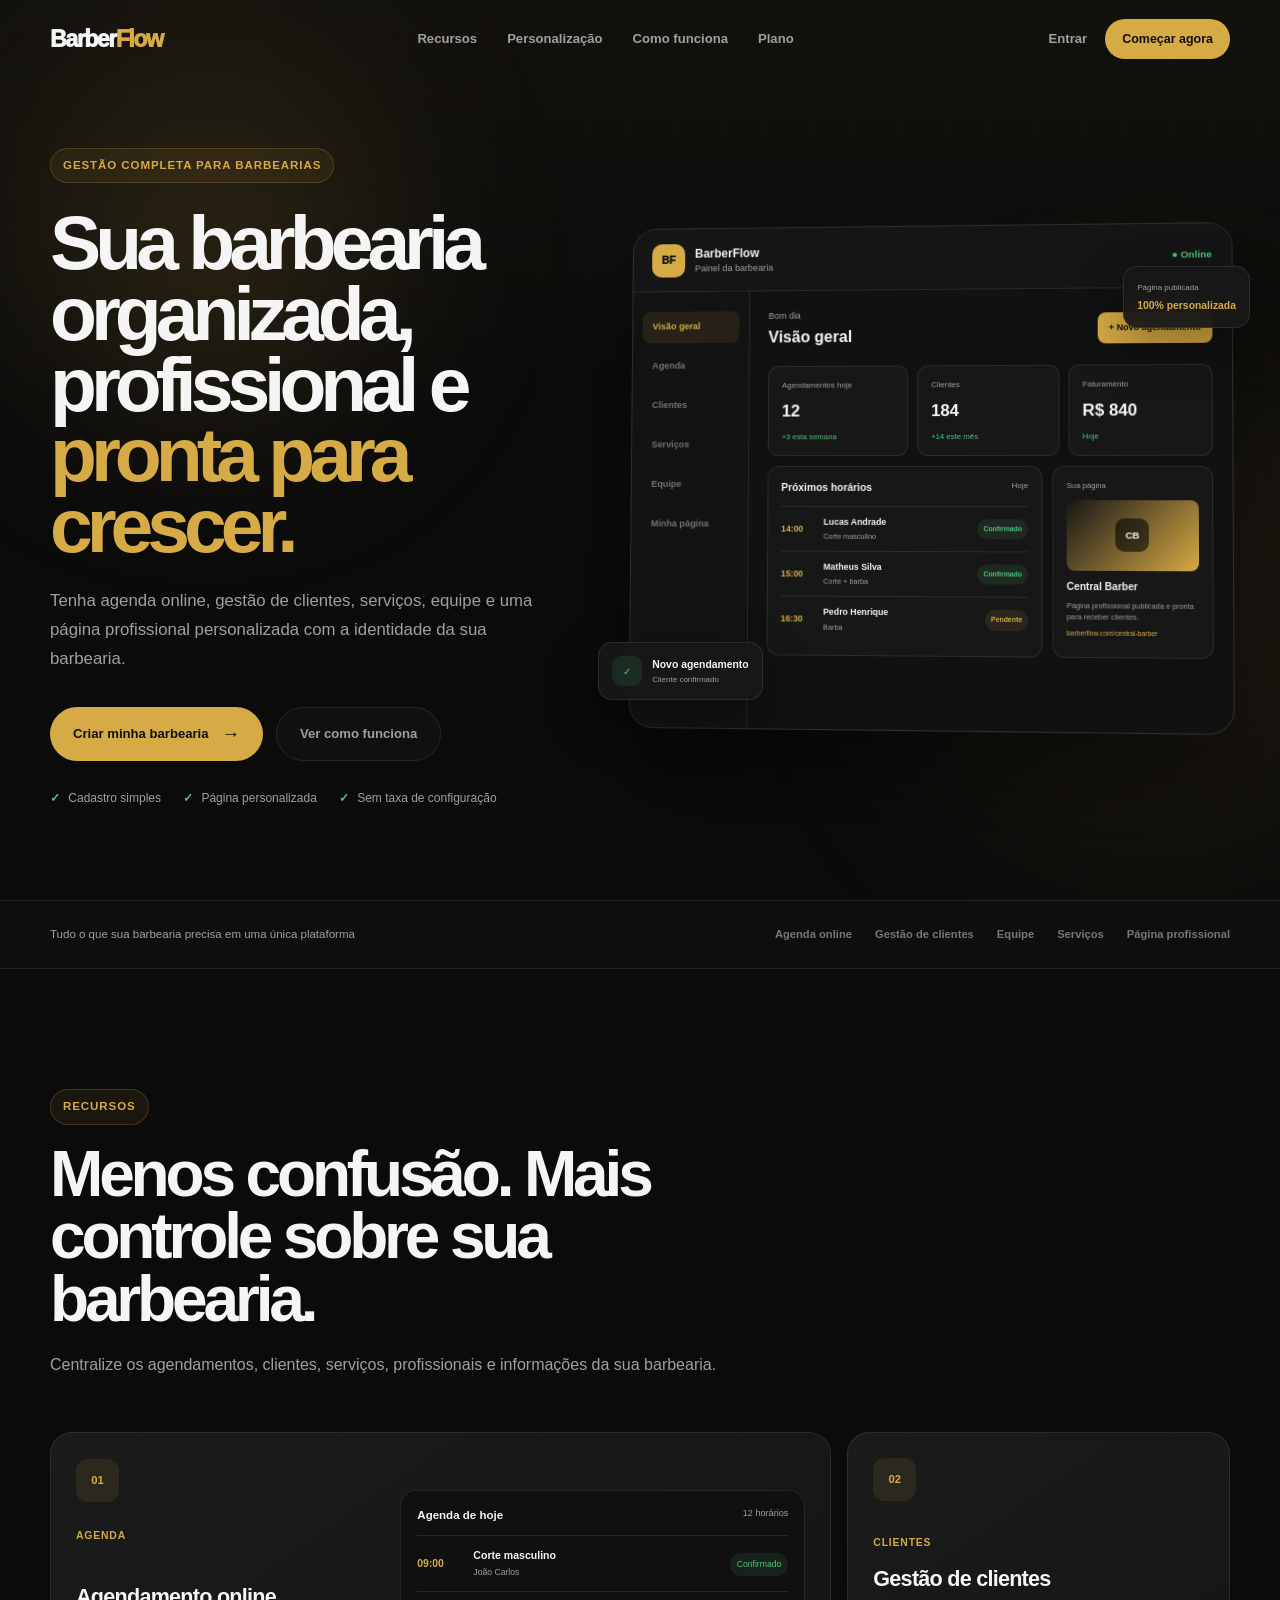
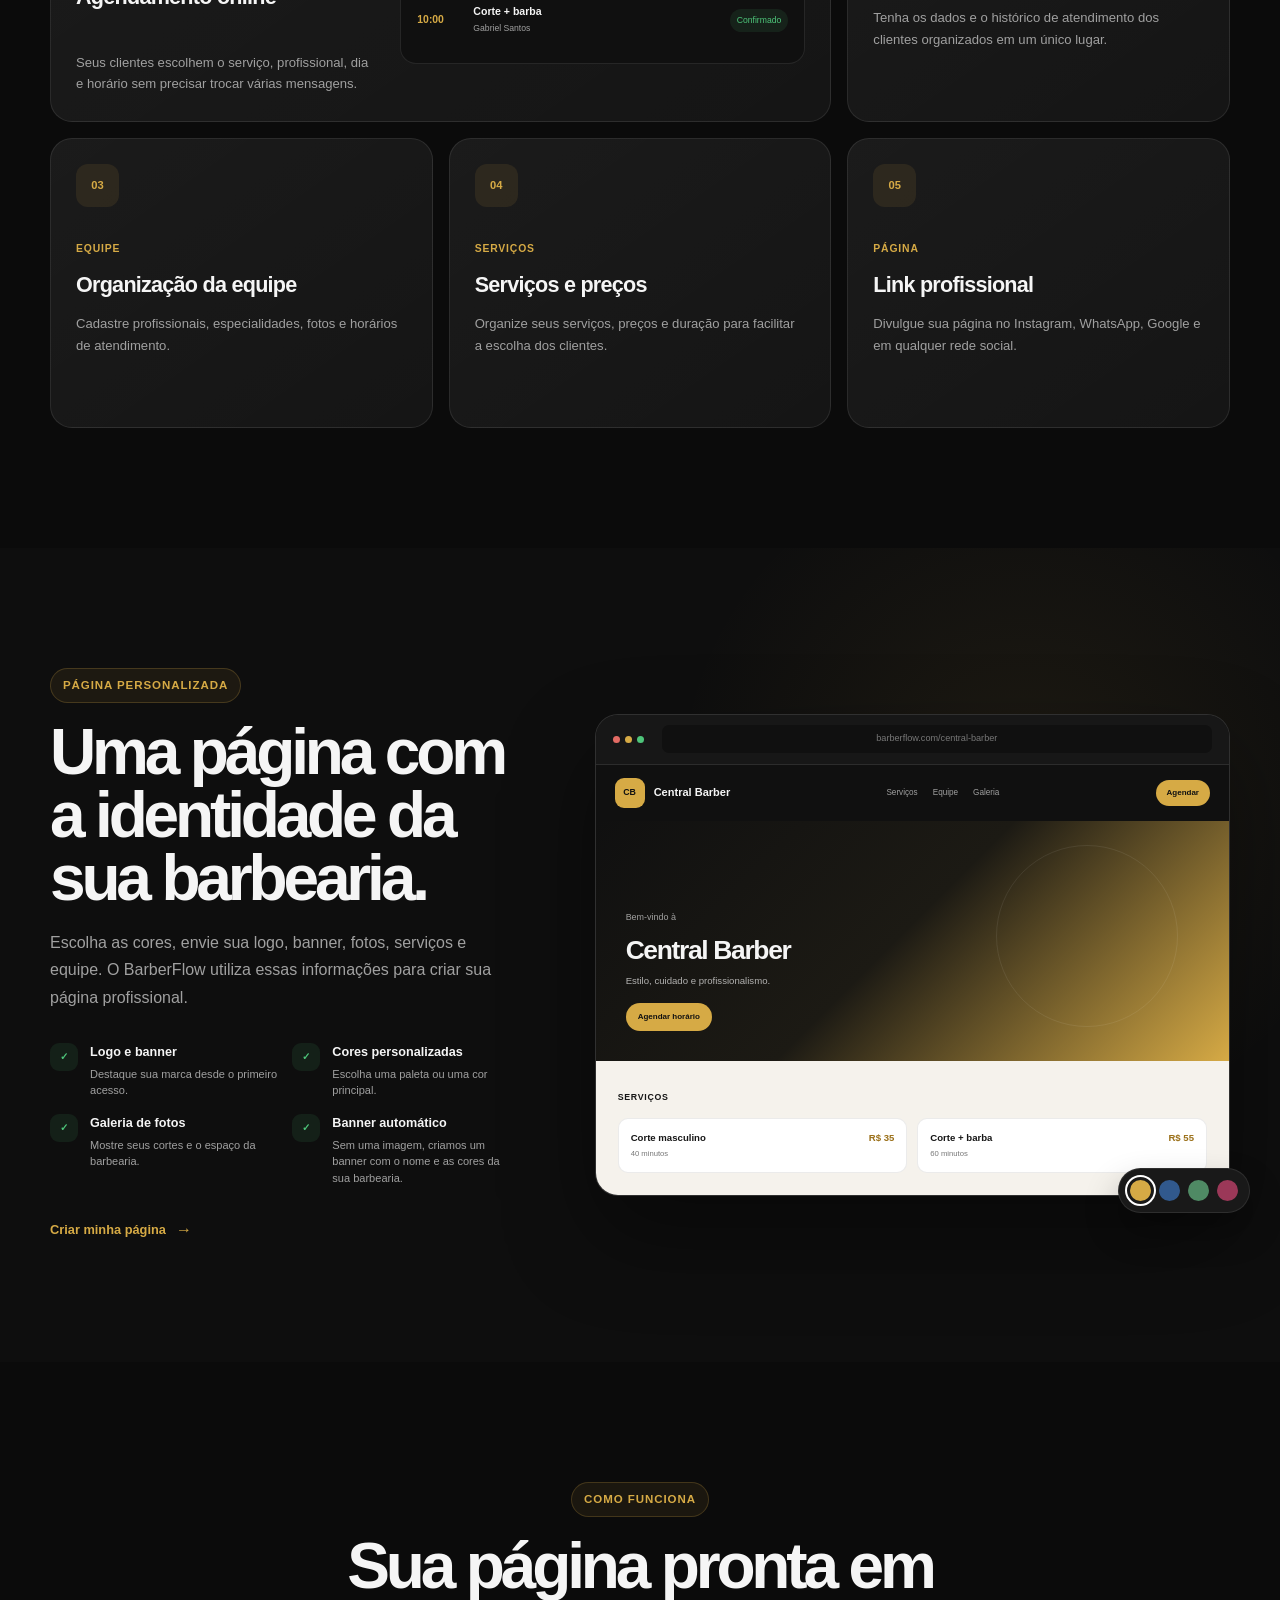
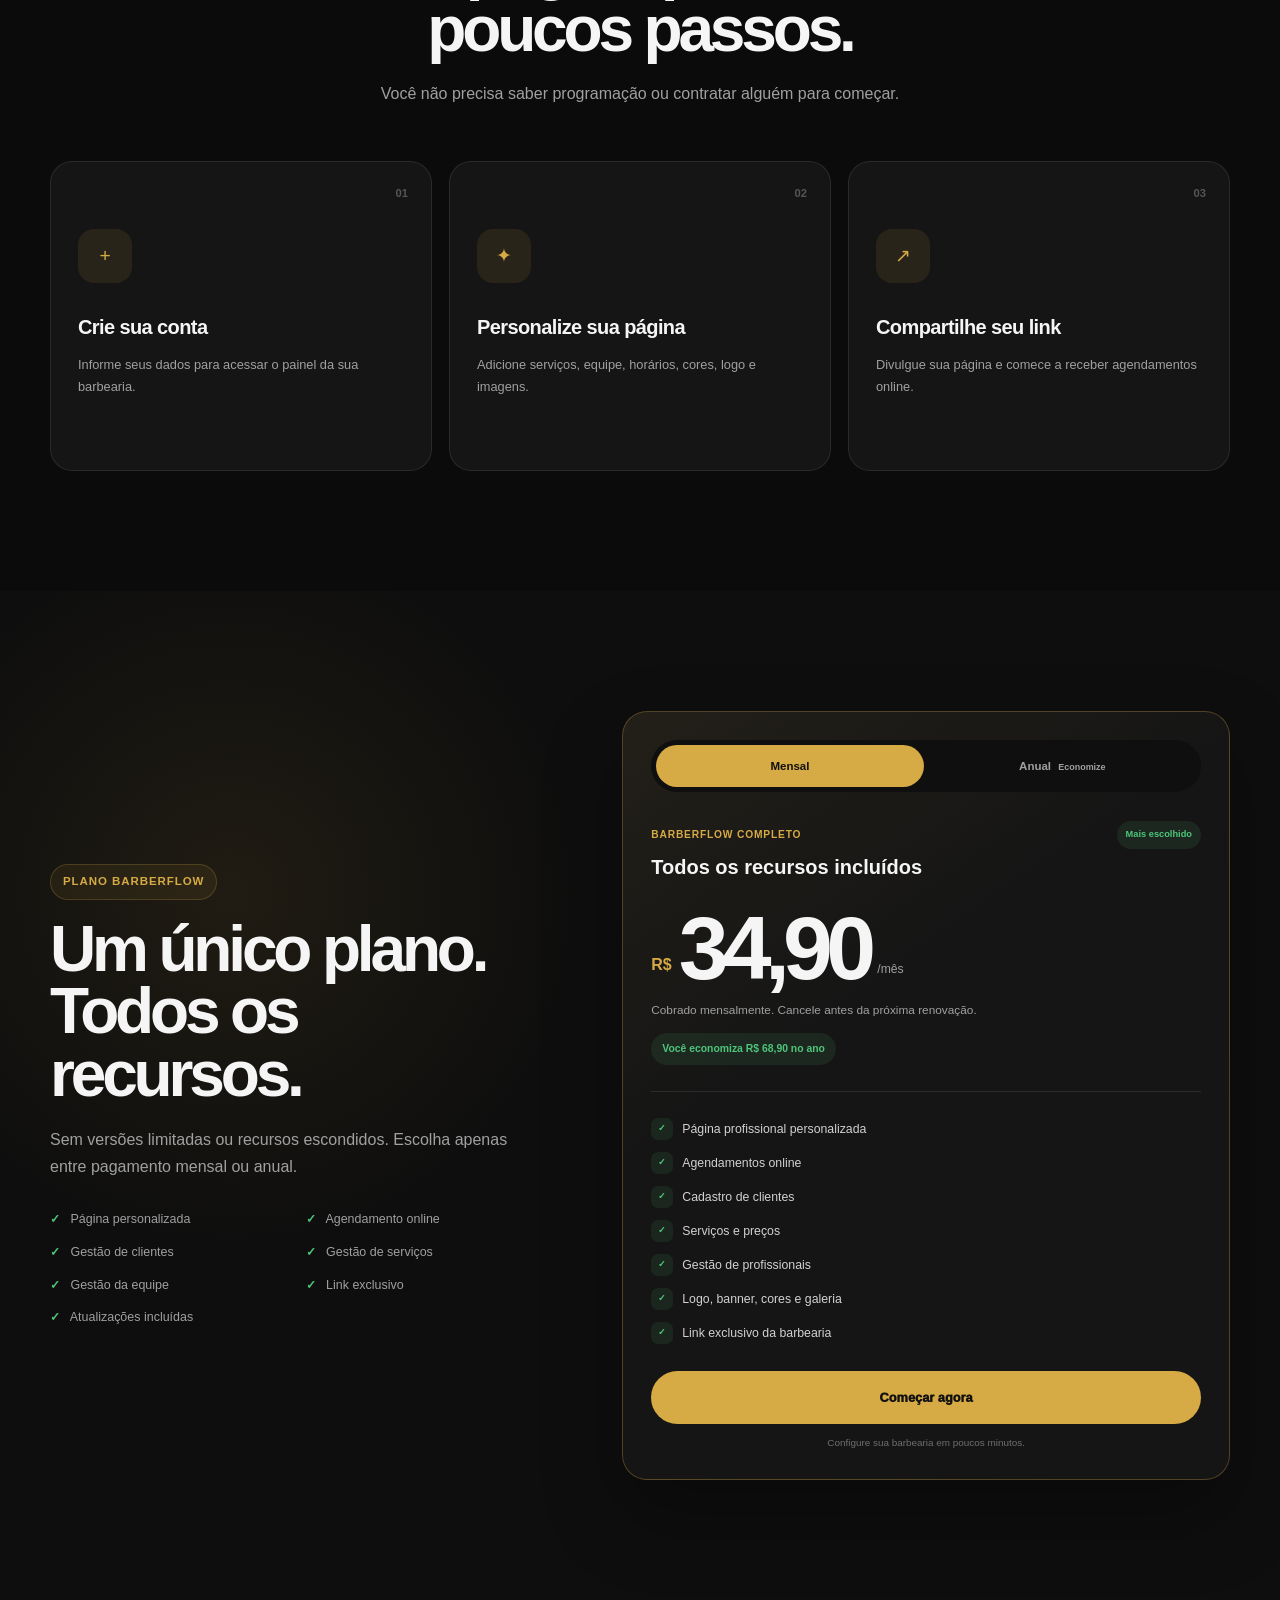
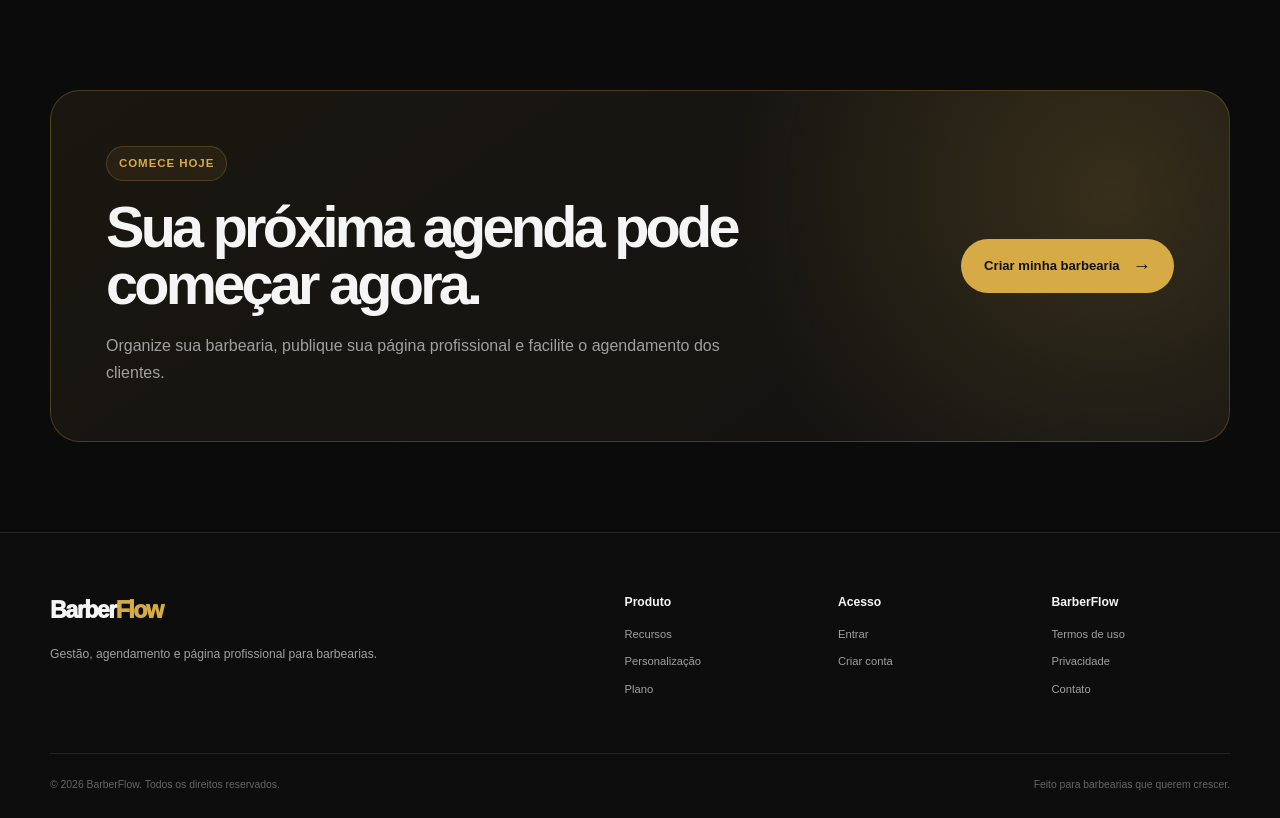
<file: index.html>
<!DOCTYPE html>
<html lang="pt-BR">
<head>
    <meta charset="UTF-8">

    <meta
        name="viewport"
        content="width=device-width, initial-scale=1.0"
    >

    <meta
        name="description"
        content="BarberFlow: página profissional personalizada, agendamento online e gestão completa para barbearias."
    >

    <title>BarberFlow | Gestão e agendamento para barbearias</title>

    <link rel="stylesheet" href="./css/style.css">

    <script src="./js/main.js" defer></script>
</head>

<body>
    <!-- CABEÇALHO -->
    <header class="header" id="header">
        <div class="container header-container">
            <a href="#inicio" class="logo" aria-label="BarberFlow">
                Barber<span>Flow</span>
            </a>

            <nav class="desktop-navigation" aria-label="Navegação principal">
                <a href="#recursos">Recursos</a>
                <a href="#personalizacao">Personalização</a>
                <a href="#como-funciona">Como funciona</a>
                <a href="#plano">Plano</a>
            </nav>

            <div class="header-actions">
                <a href="./pages/login.html" class="login-link">
                    Entrar
                </a>

                <a href="./pages/cadastro.html" class="header-button">
                    Começar agora
                </a>
            </div>

            <button
                type="button"
                class="menu-button"
                id="menu-button"
                aria-label="Abrir menu"
                aria-expanded="false"
            >
                <span></span>
                <span></span>
                <span></span>
            </button>
        </div>

        <div class="mobile-menu" id="mobile-menu">
            <nav aria-label="Navegação para dispositivos móveis">
                <a href="#recursos">Recursos</a>
                <a href="#personalizacao">Personalização</a>
                <a href="#como-funciona">Como funciona</a>
                <a href="#plano">Plano</a>
                <a href="./pages/login.html">Entrar</a>
                <a href="./pages/cadastro.html" class="mobile-menu-button">
                    Começar agora
                </a>
            </nav>
        </div>
    </header>

    <main>
        <!-- HERO -->
        <section class="hero" id="inicio">
            <div class="hero-background">
                <span class="hero-light hero-light-one"></span>
                <span class="hero-light hero-light-two"></span>
            </div>

            <div class="container hero-container">
                <div class="hero-content reveal">
                    <span class="section-label">
                        Gestão completa para barbearias
                    </span>

                    <h1>
                        Sua barbearia organizada, profissional e
                        <span>pronta para crescer.</span>
                    </h1>

                    <p class="hero-description">
                        Tenha agenda online, gestão de clientes, serviços,
                        equipe e uma página profissional personalizada com
                        a identidade da sua barbearia.
                    </p>

                    <div class="hero-actions">
                        <a
                            href="./pages/cadastro.html"
                            class="primary-button"
                        >
                            Criar minha barbearia

                            <span>→</span>
                        </a>

                        <a href="#como-funciona" class="secondary-button">
                            Ver como funciona
                        </a>
                    </div>

                    <div class="hero-benefits">
                        <span>
                            <strong>✓</strong>
                            Cadastro simples
                        </span>

                        <span>
                            <strong>✓</strong>
                            Página personalizada
                        </span>

                        <span>
                            <strong>✓</strong>
                            Sem taxa de configuração
                        </span>
                    </div>
                </div>

                <div class="hero-visual reveal">
                    <div class="dashboard-preview">
                        <div class="preview-topbar">
                            <div class="preview-brand">
                                <span class="preview-logo">BF</span>

                                <div>
                                    <strong>BarberFlow</strong>
                                    <small>Painel da barbearia</small>
                                </div>
                            </div>

                            <span class="preview-status">
                                ● Online
                            </span>
                        </div>

                        <div class="preview-layout">
                            <aside class="preview-sidebar">
                                <span class="active">Visão geral</span>
                                <span>Agenda</span>
                                <span>Clientes</span>
                                <span>Serviços</span>
                                <span>Equipe</span>
                                <span>Minha página</span>
                            </aside>

                            <div class="preview-main">
                                <div class="preview-heading">
                                    <div>
                                        <small>Bom dia</small>
                                        <strong>Visão geral</strong>
                                    </div>

                                    <button type="button">
                                        + Novo agendamento
                                    </button>
                                </div>

                                <div class="preview-metrics">
                                    <article>
                                        <small>Agendamentos hoje</small>
                                        <strong>12</strong>
                                        <span>+3 esta semana</span>
                                    </article>

                                    <article>
                                        <small>Clientes</small>
                                        <strong>184</strong>
                                        <span>+14 este mês</span>
                                    </article>

                                    <article>
                                        <small>Faturamento</small>
                                        <strong>R$ 840</strong>
                                        <span>Hoje</span>
                                    </article>
                                </div>

                                <div class="preview-bottom">
                                    <div class="appointments-card">
                                        <div class="card-heading">
                                            <strong>Próximos horários</strong>
                                            <span>Hoje</span>
                                        </div>

                                        <div class="appointment-item">
                                            <span class="appointment-time">
                                                14:00
                                            </span>

                                            <div>
                                                <strong>Lucas Andrade</strong>
                                                <small>Corte masculino</small>
                                            </div>

                                            <span class="appointment-badge">
                                                Confirmado
                                            </span>
                                        </div>

                                        <div class="appointment-item">
                                            <span class="appointment-time">
                                                15:00
                                            </span>

                                            <div>
                                                <strong>Matheus Silva</strong>
                                                <small>Corte + barba</small>
                                            </div>

                                            <span class="appointment-badge">
                                                Confirmado
                                            </span>
                                        </div>

                                        <div class="appointment-item">
                                            <span class="appointment-time">
                                                16:30
                                            </span>

                                            <div>
                                                <strong>Pedro Henrique</strong>
                                                <small>Barba</small>
                                            </div>

                                            <span class="appointment-badge waiting">
                                                Pendente
                                            </span>
                                        </div>
                                    </div>

                                    <div class="page-card">
                                        <small>Sua página</small>

                                        <div class="page-card-banner">
                                            <span>CB</span>
                                        </div>

                                        <strong>Central Barber</strong>

                                        <p>
                                            Página profissional publicada
                                            e pronta para receber clientes.
                                        </p>

                                        <span class="page-link">
                                            barberflow.com/central-barber
                                        </span>
                                    </div>
                                </div>
                            </div>
                        </div>
                    </div>

                    <div class="floating-card floating-card-one">
                        <span>✓</span>

                        <div>
                            <strong>Novo agendamento</strong>
                            <small>Cliente confirmado</small>
                        </div>
                    </div>

                    <div class="floating-card floating-card-two">
                        <small>Página publicada</small>
                        <strong>100% personalizada</strong>
                    </div>
                </div>
            </div>
        </section>

        <!-- MARCAS / DESTAQUES -->
        <section class="trust-section">
            <div class="container trust-container">
                <p>
                    Tudo o que sua barbearia precisa em uma única plataforma
                </p>

                <div class="trust-items">
                    <span>Agenda online</span>
                    <span>Gestão de clientes</span>
                    <span>Equipe</span>
                    <span>Serviços</span>
                    <span>Página profissional</span>
                </div>
            </div>
        </section>

        <!-- RECURSOS -->
        <section class="section resources-section" id="recursos">
            <div class="container">
                <div class="section-heading reveal">
                    <span class="section-label">
                        Recursos
                    </span>

                    <h2>
                        Menos confusão. Mais controle sobre sua barbearia.
                    </h2>

                    <p>
                        Centralize os agendamentos, clientes, serviços,
                        profissionais e informações da sua barbearia.
                    </p>
                </div>

                <div class="resources-grid">
                    <article class="resource-card featured-resource reveal">
                        <div class="resource-icon">
                            01
                        </div>

                        <span class="resource-tag">
                            Agenda
                        </span>

                        <h3>Agendamento online</h3>

                        <p>
                            Seus clientes escolhem o serviço, profissional,
                            dia e horário sem precisar trocar várias mensagens.
                        </p>

                        <div class="resource-demo schedule-demo">
                            <div class="demo-header">
                                <strong>Agenda de hoje</strong>
                                <span>12 horários</span>
                            </div>

                            <div class="demo-schedule-row">
                                <span>09:00</span>
                                <div>
                                    <strong>Corte masculino</strong>
                                    <small>João Carlos</small>
                                </div>
                                <small>Confirmado</small>
                            </div>

                            <div class="demo-schedule-row">
                                <span>10:00</span>
                                <div>
                                    <strong>Corte + barba</strong>
                                    <small>Gabriel Santos</small>
                                </div>
                                <small>Confirmado</small>
                            </div>
                        </div>
                    </article>

                    <article class="resource-card reveal">
                        <div class="resource-icon">
                            02
                        </div>

                        <span class="resource-tag">
                            Clientes
                        </span>

                        <h3>Gestão de clientes</h3>

                        <p>
                            Tenha os dados e o histórico de atendimento dos
                            clientes organizados em um único lugar.
                        </p>
                    </article>

                    <article class="resource-card reveal">
                        <div class="resource-icon">
                            03
                        </div>

                        <span class="resource-tag">
                            Equipe
                        </span>

                        <h3>Organização da equipe</h3>

                        <p>
                            Cadastre profissionais, especialidades, fotos
                            e horários de atendimento.
                        </p>
                    </article>

                    <article class="resource-card reveal">
                        <div class="resource-icon">
                            04
                        </div>

                        <span class="resource-tag">
                            Serviços
                        </span>

                        <h3>Serviços e preços</h3>

                        <p>
                            Organize seus serviços, preços e duração para
                            facilitar a escolha dos clientes.
                        </p>
                    </article>

                    <article class="resource-card reveal">
                        <div class="resource-icon">
                            05
                        </div>

                        <span class="resource-tag">
                            Página
                        </span>

                        <h3>Link profissional</h3>

                        <p>
                            Divulgue sua página no Instagram, WhatsApp,
                            Google e em qualquer rede social.
                        </p>
                    </article>
                </div>
            </div>
        </section>

        <!-- PERSONALIZAÇÃO -->
        <section
            class="section personalization-section"
            id="personalizacao"
        >
            <div class="container personalization-container">
                <div class="personalization-content reveal">
                    <span class="section-label">
                        Página personalizada
                    </span>

                    <h2>
                        Uma página com a identidade da sua barbearia.
                    </h2>

                    <p>
                        Escolha as cores, envie sua logo, banner, fotos,
                        serviços e equipe. O BarberFlow utiliza essas
                        informações para criar sua página profissional.
                    </p>

                    <div class="personalization-list">
                        <article>
                            <span>✓</span>

                            <div>
                                <strong>Logo e banner</strong>
                                <p>
                                    Destaque sua marca desde o primeiro acesso.
                                </p>
                            </div>
                        </article>

                        <article>
                            <span>✓</span>

                            <div>
                                <strong>Cores personalizadas</strong>
                                <p>
                                    Escolha uma paleta ou uma cor principal.
                                </p>
                            </div>
                        </article>

                        <article>
                            <span>✓</span>

                            <div>
                                <strong>Galeria de fotos</strong>
                                <p>
                                    Mostre seus cortes e o espaço da barbearia.
                                </p>
                            </div>
                        </article>

                        <article>
                            <span>✓</span>

                            <div>
                                <strong>Banner automático</strong>
                                <p>
                                    Sem uma imagem, criamos um banner com
                                    o nome e as cores da sua barbearia.
                                </p>
                            </div>
                        </article>
                    </div>

                    <a
                        href="./pages/cadastro.html"
                        class="text-link"
                    >
                        Criar minha página
                        <span>→</span>
                    </a>
                </div>

                <div class="site-preview reveal">
                    <div class="site-browser">
                        <div class="browser-top">
                            <div class="browser-dots">
                                <span></span>
                                <span></span>
                                <span></span>
                            </div>

                            <div class="browser-address">
                                barberflow.com/central-barber
                            </div>
                        </div>

                        <div class="barbershop-page-preview">
                            <div class="shop-navigation">
                                <div class="shop-brand">
                                    <span>CB</span>

                                    <strong>Central Barber</strong>
                                </div>

                                <div class="shop-links">
                                    <span>Serviços</span>
                                    <span>Equipe</span>
                                    <span>Galeria</span>
                                </div>

                                <button type="button">
                                    Agendar
                                </button>
                            </div>

                            <div class="shop-banner">
                                <div class="shop-banner-overlay"></div>

                                <div class="shop-banner-content">
                                    <small>Bem-vindo à</small>

                                    <strong>Central Barber</strong>

                                    <p>
                                        Estilo, cuidado e profissionalismo.
                                    </p>

                                    <button type="button">
                                        Agendar horário
                                    </button>
                                </div>
                            </div>

                            <div class="shop-services">
                                <span>Serviços</span>

                                <div class="shop-service-list">
                                    <article>
                                        <div>
                                            <strong>Corte masculino</strong>
                                            <small>40 minutos</small>
                                        </div>

                                        <span>R$ 35</span>
                                    </article>

                                    <article>
                                        <div>
                                            <strong>Corte + barba</strong>
                                            <small>60 minutos</small>
                                        </div>

                                        <span>R$ 55</span>
                                    </article>
                                </div>
                            </div>
                        </div>
                    </div>

                    <div class="color-selector-preview">
                        <span class="selected"></span>
                        <span></span>
                        <span></span>
                        <span></span>
                    </div>
                </div>
            </div>
        </section>

        <!-- COMO FUNCIONA -->
        <section
            class="section how-section"
            id="como-funciona"
        >
            <div class="container">
                <div class="section-heading centered reveal">
                    <span class="section-label">
                        Como funciona
                    </span>

                    <h2>
                        Sua página pronta em poucos passos.
                    </h2>

                    <p>
                        Você não precisa saber programação ou contratar
                        alguém para começar.
                    </p>
                </div>

                <div class="steps-grid">
                    <article class="step-card reveal">
                        <span class="step-number">01</span>

                        <div class="step-icon">+</div>

                        <h3>Crie sua conta</h3>

                        <p>
                            Informe seus dados para acessar o painel
                            da sua barbearia.
                        </p>
                    </article>

                    <article class="step-card reveal">
                        <span class="step-number">02</span>

                        <div class="step-icon">✦</div>

                        <h3>Personalize sua página</h3>

                        <p>
                            Adicione serviços, equipe, horários,
                            cores, logo e imagens.
                        </p>
                    </article>

                    <article class="step-card reveal">
                        <span class="step-number">03</span>

                        <div class="step-icon">↗</div>

                        <h3>Compartilhe seu link</h3>

                        <p>
                            Divulgue sua página e comece a receber
                            agendamentos online.
                        </p>
                    </article>
                </div>
            </div>
        </section>

        <!-- PLANO -->
        <section class="section pricing-section" id="plano">
            <div class="container pricing-container">
                <div class="pricing-content reveal">
                    <span class="section-label">
                        Plano BarberFlow
                    </span>

                    <h2>
                        Um único plano. Todos os recursos.
                    </h2>

                    <p>
                        Sem versões limitadas ou recursos escondidos.
                        Escolha apenas entre pagamento mensal ou anual.
                    </p>

                    <div class="pricing-highlights">
                        <span>
                            <strong>✓</strong>
                            Página personalizada
                        </span>

                        <span>
                            <strong>✓</strong>
                            Agendamento online
                        </span>

                        <span>
                            <strong>✓</strong>
                            Gestão de clientes
                        </span>

                        <span>
                            <strong>✓</strong>
                            Gestão de serviços
                        </span>

                        <span>
                            <strong>✓</strong>
                            Gestão da equipe
                        </span>

                        <span>
                            <strong>✓</strong>
                            Link exclusivo
                        </span>

                        <span>
                            <strong>✓</strong>
                            Atualizações incluídas
                        </span>
                    </div>
                </div>

                <div class="pricing-card reveal">
                    <div class="billing-toggle">
                        <button
                            type="button"
                            class="active"
                            data-billing="monthly"
                        >
                            Mensal
                        </button>

                        <button
                            type="button"
                            data-billing="annual"
                        >
                            Anual

                            <span>Economize</span>
                        </button>
                    </div>

                    <div class="pricing-card-heading">
                        <div>
                            <span>BarberFlow completo</span>
                            <h3>Todos os recursos incluídos</h3>
                        </div>

                        <span class="pricing-badge">
                            Mais escolhido
                        </span>
                    </div>

                    <div class="price-area">
                        <div class="price-main">
                            <span>R$</span>

                            <strong id="price-value">
                                34,90
                            </strong>

                            <small id="price-period">
                                /mês
                            </small>
                        </div>

                        <p id="price-description">
                            Cobrado mensalmente. Cancele antes
                            da próxima renovação.
                        </p>

                        <div
                            class="annual-saving"
                            id="annual-saving"
                            hidden
                        >
                            Você economiza R$ 68,90 no ano
                        </div>
                    </div>

                    <div class="pricing-divider"></div>

                    <ul class="pricing-features">
                        <li>
                            <span>✓</span>
                            Página profissional personalizada
                        </li>

                        <li>
                            <span>✓</span>
                            Agendamentos online
                        </li>

                        <li>
                            <span>✓</span>
                            Cadastro de clientes
                        </li>

                        <li>
                            <span>✓</span>
                            Serviços e preços
                        </li>

                        <li>
                            <span>✓</span>
                            Gestão de profissionais
                        </li>

                        <li>
                            <span>✓</span>
                            Logo, banner, cores e galeria
                        </li>

                        <li>
                            <span>✓</span>
                            Link exclusivo da barbearia
                        </li>
                    </ul>

                    <a
                        href="./pages/cadastro.html"
                        class="pricing-button"
                        id="pricing-button"
                    >
                        Começar agora
                    </a>

                    <small class="pricing-note">
                        Configure sua barbearia em poucos minutos.
                    </small>
                </div>
            </div>
        </section>

        <!-- CTA -->
        <section class="final-cta">
            <div class="container final-cta-container reveal">
                <div>
                    <span class="section-label">
                        Comece hoje
                    </span>

                    <h2>
                        Sua próxima agenda pode começar agora.
                    </h2>

                    <p>
                        Organize sua barbearia, publique sua página
                        profissional e facilite o agendamento dos clientes.
                    </p>
                </div>

                <a
                    href="./pages/cadastro.html"
                    class="final-cta-button"
                >
                    Criar minha barbearia
                    <span>→</span>
                </a>
            </div>
        </section>
    </main>

    <!-- RODAPÉ -->
    <footer class="footer">
        <div class="container footer-container">
            <div class="footer-main">
                <div class="footer-brand">
                    <a href="#inicio" class="logo">
                        Barber<span>Flow</span>
                    </a>

                    <p>
                        Gestão, agendamento e página profissional
                        para barbearias.
                    </p>
                </div>

                <div class="footer-links">
                    <div>
                        <strong>Produto</strong>
                        <a href="#recursos">Recursos</a>
                        <a href="#personalizacao">Personalização</a>
                        <a href="#plano">Plano</a>
                    </div>

                    <div>
                        <strong>Acesso</strong>
                        <a href="./pages/login.html">Entrar</a>
                        <a href="./pages/cadastro.html">Criar conta</a>
                    </div>

                    <div>
                        <strong>BarberFlow</strong>
                        <a href="#">Termos de uso</a>
                        <a href="#">Privacidade</a>
                        <a href="#">Contato</a>
                    </div>
                </div>
            </div>

            <div class="footer-bottom">
                <span>
                    © <span id="current-year"></span> BarberFlow.
                    Todos os direitos reservados.
                </span>

                <span>
                    Feito para barbearias que querem crescer.
                </span>
            </div>
        </div>
    </footer>
</body>
</html>
</file>
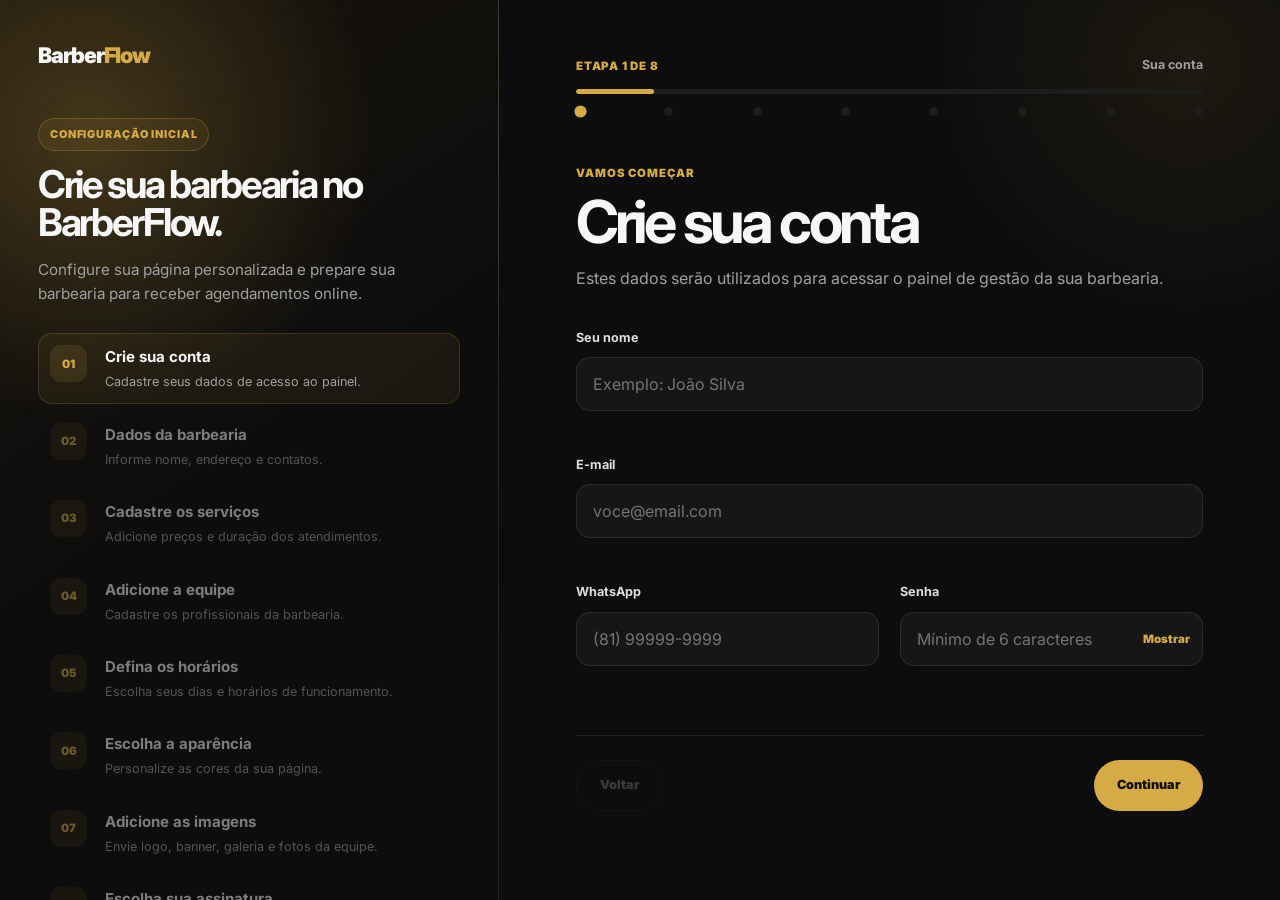
<file: pages/cadastro.html>
<!DOCTYPE html>
<html lang="pt-BR">
<head>
    <meta charset="UTF-8">

    <meta
        name="viewport"
        content="width=device-width, initial-scale=1.0"
    >

    <meta
        name="description"
        content="Crie sua conta e configure sua barbearia no BarberFlow."
    >

    <title>Criar barbearia | BarberFlow</title>

    <link rel="stylesheet" href="../css/global.css">
    <link rel="stylesheet" href="../css/auth.css">

    <script src="../js/cadastro.js" defer></script>
</head>

<body>
    <main class="register-page">

        <!-- LATERAL -->
        <aside class="register-sidebar">
            <div class="sidebar-content">

                <a href="../index.html" class="sidebar-logo">
                    Barber<span>Flow</span>
                </a>

                <div class="sidebar-main">
                    <span class="sidebar-label">
                        Configuração inicial
                    </span>

                    <h1>
                        Crie sua barbearia no BarberFlow.
                    </h1>

                    <p class="sidebar-description">
                        Configure sua página personalizada e prepare
                        sua barbearia para receber agendamentos online.
                    </p>

                    <div class="sidebar-steps">

                        <article
                            class="sidebar-step active"
                            data-sidebar-step="1"
                        >
                            <span>01</span>

                            <div>
                                <strong>Crie sua conta</strong>

                                <p>
                                    Cadastre seus dados de acesso ao painel.
                                </p>
                            </div>
                        </article>

                        <article
                            class="sidebar-step"
                            data-sidebar-step="2"
                        >
                            <span>02</span>

                            <div>
                                <strong>Dados da barbearia</strong>

                                <p>
                                    Informe nome, endereço e contatos.
                                </p>
                            </div>
                        </article>

                        <article
                            class="sidebar-step"
                            data-sidebar-step="3"
                        >
                            <span>03</span>

                            <div>
                                <strong>Cadastre os serviços</strong>

                                <p>
                                    Adicione preços e duração dos atendimentos.
                                </p>
                            </div>
                        </article>

                        <article
                            class="sidebar-step"
                            data-sidebar-step="4"
                        >
                            <span>04</span>

                            <div>
                                <strong>Adicione a equipe</strong>

                                <p>
                                    Cadastre os profissionais da barbearia.
                                </p>
                            </div>
                        </article>

                        <article
                            class="sidebar-step"
                            data-sidebar-step="5"
                        >
                            <span>05</span>

                            <div>
                                <strong>Defina os horários</strong>

                                <p>
                                    Escolha seus dias e horários de funcionamento.
                                </p>
                            </div>
                        </article>

                        <article
                            class="sidebar-step"
                            data-sidebar-step="6"
                        >
                            <span>06</span>

                            <div>
                                <strong>Escolha a aparência</strong>

                                <p>
                                    Personalize as cores da sua página.
                                </p>
                            </div>
                        </article>

                        <article
                            class="sidebar-step"
                            data-sidebar-step="7"
                        >
                            <span>07</span>

                            <div>
                                <strong>Adicione as imagens</strong>

                                <p>
                                    Envie logo, banner, galeria e fotos da equipe.
                                </p>
                            </div>
                        </article>

                        <article
                            class="sidebar-step"
                            data-sidebar-step="8"
                        >
                            <span>08</span>

                            <div>
                                <strong>Escolha sua assinatura</strong>

                                <p>
                                    Defina seu link e escolha o pagamento.
                                </p>
                            </div>
                        </article>

                    </div>
                </div>
            </div>
        </aside>

        <!-- CONTEÚDO -->
        <section class="register-content">
            <div class="register-container">

                <div class="mobile-header">
                    <a href="../index.html" class="mobile-logo">
                        Barber<span>Flow</span>
                    </a>
                </div>

                <div class="register-progress">
                    <div class="progress-top">
                        <span id="progress-step">
                            Etapa 1 de 8
                        </span>

                        <strong id="progress-title">
                            Sua conta
                        </strong>
                    </div>

                    <div class="progress-bar">
                        <span id="progress-fill"></span>
                    </div>

                    <div class="progress-dots">
                        <span class="active" data-progress-dot="1"></span>
                        <span data-progress-dot="2"></span>
                        <span data-progress-dot="3"></span>
                        <span data-progress-dot="4"></span>
                        <span data-progress-dot="5"></span>
                        <span data-progress-dot="6"></span>
                        <span data-progress-dot="7"></span>
                        <span data-progress-dot="8"></span>
                    </div>
                </div>

                <form id="register-form" novalidate>

                    <!-- ETAPA 1 -->
                    <section
                        class="form-step active"
                        data-step="1"
                        data-title="Sua conta"
                    >
                        <div class="form-heading">
                            <span>Vamos começar</span>

                            <h2>Crie sua conta</h2>

                            <p>
                                Estes dados serão utilizados para acessar
                                o painel de gestão da sua barbearia.
                            </p>
                        </div>

                        <div class="form-grid">

                            <div class="form-group form-group-full">
                                <label for="owner-name">
                                    Seu nome
                                </label>

                                <input
                                    type="text"
                                    id="owner-name"
                                    placeholder="Exemplo: João Silva"
                                    autocomplete="name"
                                    required
                                >

                                <small class="field-error"></small>
                            </div>

                            <div class="form-group form-group-full">
                                <label for="owner-email">
                                    E-mail
                                </label>

                                <input
                                    type="email"
                                    id="owner-email"
                                    placeholder="voce@email.com"
                                    autocomplete="email"
                                    required
                                >

                                <small class="field-error"></small>
                            </div>

                            <div class="form-group">
                                <label for="owner-phone">
                                    WhatsApp
                                </label>

                                <input
                                    type="tel"
                                    id="owner-phone"
                                    placeholder="(81) 99999-9999"
                                    maxlength="15"
                                    required
                                >

                                <small class="field-error"></small>
                            </div>

                            <div class="form-group">
                                <label for="owner-password">
                                    Senha
                                </label>

                                <div class="password-field">
                                    <input
                                        type="password"
                                        id="owner-password"
                                        placeholder="Mínimo de 6 caracteres"
                                        minlength="6"
                                        required
                                    >

                                    <button
                                        type="button"
                                        id="password-toggle"
                                    >
                                        Mostrar
                                    </button>
                                </div>

                                <small class="field-error"></small>
                            </div>

                        </div>
                    </section>

                    <!-- ETAPA 2 -->
                    <section
                        class="form-step"
                        data-step="2"
                        data-title="Sua barbearia"
                    >
                        <div class="form-heading">
                            <span>Informações principais</span>

                            <h2>Conte sobre sua barbearia</h2>

                            <p>
                                Essas informações aparecerão na sua página
                                pública e poderão ser alteradas pelo painel.
                            </p>
                        </div>

                        <div class="form-grid">

                            <div class="form-group form-group-full">
                                <label for="barbershop-name">
                                    Nome da barbearia
                                </label>

                                <input
                                    type="text"
                                    id="barbershop-name"
                                    placeholder="Exemplo: Central Barber"
                                    required
                                >

                                <small class="field-error"></small>
                            </div>

                            <div class="form-group form-group-full">
                                <label for="barbershop-description">
                                    Descrição
                                </label>

                                <textarea
                                    id="barbershop-description"
                                    maxlength="240"
                                    placeholder="Conte um pouco sobre sua barbearia..."
                                    required
                                ></textarea>

                                <div class="textarea-bottom">
                                    <small class="field-error"></small>

                                    <span id="description-counter">
                                        0/240
                                    </span>
                                </div>
                            </div>

                            <div class="form-group">
                                <label for="barbershop-city">
                                    Cidade
                                </label>

                                <input
                                    type="text"
                                    id="barbershop-city"
                                    placeholder="Exemplo: Recife"
                                    required
                                >

                                <small class="field-error"></small>
                            </div>

                            <div class="form-group">
                                <label for="barbershop-state">
                                    Estado
                                </label>

                                <select id="barbershop-state" required>
                                    <option value="">Selecione</option>
                                    <option value="AC">AC</option>
                                    <option value="AL">AL</option>
                                    <option value="AP">AP</option>
                                    <option value="AM">AM</option>
                                    <option value="BA">BA</option>
                                    <option value="CE">CE</option>
                                    <option value="DF">DF</option>
                                    <option value="ES">ES</option>
                                    <option value="GO">GO</option>
                                    <option value="MA">MA</option>
                                    <option value="MT">MT</option>
                                    <option value="MS">MS</option>
                                    <option value="MG">MG</option>
                                    <option value="PA">PA</option>
                                    <option value="PB">PB</option>
                                    <option value="PR">PR</option>
                                    <option value="PE">PE</option>
                                    <option value="PI">PI</option>
                                    <option value="RJ">RJ</option>
                                    <option value="RN">RN</option>
                                    <option value="RS">RS</option>
                                    <option value="RO">RO</option>
                                    <option value="RR">RR</option>
                                    <option value="SC">SC</option>
                                    <option value="SP">SP</option>
                                    <option value="SE">SE</option>
                                    <option value="TO">TO</option>
                                </select>

                                <small class="field-error"></small>
                            </div>

                            <div class="form-group form-group-full">
                                <label for="barbershop-address">
                                    Endereço
                                </label>

                                <input
                                    type="text"
                                    id="barbershop-address"
                                    placeholder="Rua, número e bairro"
                                    required
                                >

                                <small class="field-error"></small>
                            </div>

                            <div class="form-group">
                                <label for="barbershop-instagram">
                                    Instagram
                                </label>

                                <input
                                    type="text"
                                    id="barbershop-instagram"
                                    placeholder="@suabarbearia"
                                >
                            </div>

                            <div class="form-group">
                                <label for="barbershop-whatsapp">
                                    WhatsApp da barbearia
                                </label>

                                <input
                                    type="tel"
                                    id="barbershop-whatsapp"
                                    placeholder="(81) 99999-9999"
                                    maxlength="15"
                                    required
                                >

                                <small class="field-error"></small>
                            </div>

                        </div>
                    </section>

                    <!-- ETAPA 3 -->
                    <section
                        class="form-step"
                        data-step="3"
                        data-title="Serviços"
                    >
                        <div class="form-heading heading-action">
                            <div>
                                <span>Serviços e preços</span>

                                <h2>O que você oferece?</h2>

                                <p>
                                    Cadastre o nome, preço e duração
                                    de cada serviço.
                                </p>
                            </div>

                            <button
                                type="button"
                                class="small-button"
                                id="add-service-button"
                            >
                                + Adicionar serviço
                            </button>
                        </div>

                        <div
                            id="services-list"
                            class="dynamic-list"
                        ></div>

                        <small
                            class="section-error"
                            id="services-error"
                        ></small>
                    </section>

                    <!-- ETAPA 4 -->
                    <section
                        class="form-step"
                        data-step="4"
                        data-title="Equipe"
                    >
                        <div class="form-heading heading-action">
                            <div>
                                <span>Profissionais</span>

                                <h2>Quem trabalha na barbearia?</h2>

                                <p>
                                    Adicione você e os outros profissionais.
                                    As fotos serão adicionadas depois.
                                </p>
                            </div>

                            <button
                                type="button"
                                class="small-button"
                                id="add-professional-button"
                            >
                                + Adicionar profissional
                            </button>
                        </div>

                        <div
                            id="professionals-list"
                            class="dynamic-list"
                        ></div>

                        <small
                            class="section-error"
                            id="professionals-error"
                        ></small>
                    </section>

                    <!-- ETAPA 5 -->
                    <section
                        class="form-step"
                        data-step="5"
                        data-title="Horários"
                    >
                        <div class="form-heading">
                            <span>Funcionamento</span>

                            <h2>Defina seus horários</h2>

                            <p>
                                O sistema utilizará esses horários para
                                organizar os agendamentos da barbearia.
                            </p>
                        </div>

                        <div
                            id="schedule-list"
                            class="schedule-list"
                        ></div>

                        <small
                            class="section-error"
                            id="schedule-error"
                        ></small>
                    </section>

                    <!-- ETAPA 6 -->
                    <section
                        class="form-step"
                        data-step="6"
                        data-title="Aparência"
                    >
                        <div class="form-heading">
                            <span>Personalização</span>

                            <h2>Escolha o estilo da página</h2>

                            <p>
                                Escolha uma paleta e personalize a cor
                                utilizada nos botões e detalhes.
                            </p>
                        </div>

                        <div class="themes-grid">

                            <label class="theme-option active">
                                <input
                                    type="radio"
                                    name="theme"
                                    value="legacy"
                                    checked
                                >

                                <span class="theme-preview">
                                    <span style="background:#111111"></span>
                                    <span style="background:#d6aa45"></span>
                                </span>

                                <strong>Legacy</strong>
                                <small>Preto e dourado</small>
                            </label>

                            <label class="theme-option">
                                <input
                                    type="radio"
                                    name="theme"
                                    value="urban"
                                >

                                <span class="theme-preview">
                                    <span style="background:#151515"></span>
                                    <span style="background:#f5f5f5"></span>
                                </span>

                                <strong>Urban</strong>
                                <small>Preto e branco</small>
                            </label>

                            <label class="theme-option">
                                <input
                                    type="radio"
                                    name="theme"
                                    value="ocean"
                                >

                                <span class="theme-preview">
                                    <span style="background:#152747"></span>
                                    <span style="background:#d6aa45"></span>
                                </span>

                                <strong>Ocean</strong>
                                <small>Azul e dourado</small>
                            </label>

                            <label class="theme-option">
                                <input
                                    type="radio"
                                    name="theme"
                                    value="forest"
                                >

                                <span class="theme-preview">
                                    <span style="background:#214c3a"></span>
                                    <span style="background:#101010"></span>
                                </span>

                                <strong>Forest</strong>
                                <small>Verde e preto</small>
                            </label>

                            <label class="theme-option">
                                <input
                                    type="radio"
                                    name="theme"
                                    value="royal"
                                >

                                <span class="theme-preview">
                                    <span style="background:#611f35"></span>
                                    <span style="background:#171717"></span>
                                </span>

                                <strong>Royal</strong>
                                <small>Vinho e preto</small>
                            </label>

                            <label class="theme-option">
                                <input
                                    type="radio"
                                    name="theme"
                                    value="sunset"
                                >

                                <span class="theme-preview">
                                    <span style="background:#e26d2f"></span>
                                    <span style="background:#171717"></span>
                                </span>

                                <strong>Sunset</strong>
                                <small>Laranja e preto</small>
                            </label>

                        </div>

                        <div class="custom-color-card">
                            <div>
                                <strong>Cor personalizada</strong>

                                <p>
                                    Escolha a cor principal dos botões,
                                    links e elementos da sua página.
                                </p>
                            </div>

                            <label class="color-selector">
                                <input
                                    type="color"
                                    id="custom-color"
                                    value="#d6aa45"
                                >

                                <span id="custom-color-value">
                                    #D6AA45
                                </span>
                            </label>
                        </div>
                    </section>

                    <!-- ETAPA 7 -->
                    <section
                        class="form-step"
                        data-step="7"
                        data-title="Imagens"
                    >
                        <div class="form-heading">
                            <span>Identidade visual</span>

                            <h2>Adicione suas imagens</h2>

                            <p>
                                Caso não envie um banner, o BarberFlow criará
                                um automaticamente com o nome e as cores
                                escolhidas.
                            </p>
                        </div>

                        <div class="image-upload-grid">

                            <!-- LOGO -->
                            <article class="upload-card">
                                <div class="upload-card-heading">
                                    <div>
                                        <span>Principal</span>
                                        <h3>Logo</h3>
                                    </div>

                                    <small>Opcional</small>
                                </div>

                                <p>
                                    Recomendamos uma imagem quadrada em
                                    PNG, JPG ou WEBP.
                                </p>

                                <label class="upload-area logo-upload-area">
                                    <input
                                        type="file"
                                        id="logo-input"
                                        accept="image/png,image/jpeg,image/webp"
                                    >

                                    <div
                                        class="upload-preview logo-preview"
                                        id="logo-preview"
                                    >
                                        <span id="logo-fallback">SB</span>

                                        <img
                                            id="logo-preview-image"
                                            alt="Prévia da logo"
                                            hidden
                                        >
                                    </div>

                                    <strong>Escolher logo</strong>
                                    <small>PNG, JPG ou WEBP</small>
                                </label>

                                <button
                                    type="button"
                                    class="remove-image-button"
                                    id="remove-logo-button"
                                    hidden
                                >
                                    Remover logo
                                </button>
                            </article>

                            <!-- BANNER -->
                            <article class="upload-card banner-upload-card">
                                <div class="upload-card-heading">
                                    <div>
                                        <span>Destaque</span>
                                        <h3>Banner</h3>
                                    </div>

                                    <small>Opcional</small>
                                </div>

                                <p>
                                    Utilize uma imagem horizontal ou use
                                    o banner criado automaticamente.
                                </p>

                                <label class="upload-area banner-upload-area">
                                    <input
                                        type="file"
                                        id="banner-input"
                                        accept="image/png,image/jpeg,image/webp"
                                    >

                                    <div
                                        class="upload-preview banner-preview"
                                        id="banner-preview"
                                    >
                                        <img
                                            id="banner-preview-image"
                                            alt="Prévia do banner"
                                            hidden
                                        >

                                        <div
                                            class="automatic-banner"
                                            id="automatic-banner"
                                        >
                                            <small>Bem-vindo à</small>

                                            <strong id="automatic-banner-name">
                                                Sua Barbearia
                                            </strong>

                                            <span>
                                                Estilo, cuidado e profissionalismo
                                            </span>
                                        </div>
                                    </div>

                                    <strong>Escolher banner</strong>
                                    <small>Imagem horizontal</small>
                                </label>

                                <button
                                    type="button"
                                    class="remove-image-button"
                                    id="remove-banner-button"
                                    hidden
                                >
                                    Usar banner automático
                                </button>
                            </article>

                        </div>

                        <!-- GALERIA -->
                        <div class="gallery-upload-section">
                            <div class="gallery-heading">
                                <div>
                                    <span>Galeria</span>

                                    <h3>Fotos dos trabalhos e do espaço</h3>

                                    <p>
                                        Adicione cortes, ambiente, recepção,
                                        cadeiras e outros detalhes.
                                    </p>
                                </div>

                                <label class="small-button file-button">
                                    + Adicionar fotos

                                    <input
                                        type="file"
                                        id="gallery-input"
                                        accept="image/png,image/jpeg,image/webp"
                                        multiple
                                    >
                                </label>
                            </div>

                            <div
                                class="gallery-preview-grid"
                                id="gallery-preview-grid"
                            >
                                <div
                                    class="empty-gallery"
                                    id="empty-gallery"
                                >
                                    <span>+</span>

                                    <strong>
                                        Nenhuma foto adicionada
                                    </strong>

                                    <p>
                                        A galeria não aparecerá na página
                                        enquanto não houver imagens.
                                    </p>
                                </div>
                            </div>
                        </div>

                        <!-- FOTOS DA EQUIPE -->
                        <div class="professionals-images-section">
                            <div class="gallery-heading">
                                <div>
                                    <span>Equipe</span>

                                    <h3>Fotos dos profissionais</h3>

                                    <p>
                                        Sem uma foto, será utilizado um
                                        avatar com as iniciais do profissional.
                                    </p>
                                </div>
                            </div>

                            <div
                                id="professional-images-list"
                                class="professional-images-list"
                            ></div>
                        </div>
                    </section>

                    <!-- ETAPA 8 -->
                    <section
                        class="form-step"
                        data-step="8"
                        data-title="Link e assinatura"
                    >
                        <div class="form-heading">
                            <span>Última etapa</span>

                            <h2>Escolha seu link e assinatura</h2>

                            <p>
                                Tenha uma página profissional personalizada
                                e acesso às ferramentas de gestão do BarberFlow.
                            </p>
                        </div>

                        <!-- LINK -->
                        <div class="slug-card">
                            <label for="barbershop-slug">
                                Link da sua barbearia
                            </label>

                            <div class="slug-field">
                                <span>barberflow.com/</span>

                                <input
                                    type="text"
                                    id="barbershop-slug"
                                    placeholder="sua-barbearia"
                                    required
                                >
                            </div>

                            <div
                                class="slug-status"
                                id="slug-status"
                            >
                                Link disponível
                            </div>
                        </div>

                        <!-- EXPLICAÇÃO -->
                        <div class="plan-explanation">
                            <span>BarberFlow completo</span>

                            <h3>Um único plano com todos os recursos</h3>

                            <p>
                                Você recebe uma página profissional personalizada
                                com logo, banner, cores, fotos, serviços,
                                profissionais, endereço e agendamento online.
                            </p>

                            <p>
                                Também terá acesso ao painel para administrar
                                agenda, clientes, equipe, serviços e as
                                informações da barbearia.
                            </p>
                        </div>

                        <!-- RECURSOS -->
                        <div class="included-features">

                            <article>
                                <span>✓</span>

                                <div>
                                    <strong>Página personalizada</strong>

                                    <p>
                                        Logo, cores, fotos e identidade
                                        da sua barbearia.
                                    </p>
                                </div>
                            </article>

                            <article>
                                <span>✓</span>

                                <div>
                                    <strong>Agendamento online</strong>

                                    <p>
                                        Seus clientes poderão escolher
                                        serviço, profissional e horário.
                                    </p>
                                </div>
                            </article>

                            <article>
                                <span>✓</span>

                                <div>
                                    <strong>Painel de gestão</strong>

                                    <p>
                                        Controle agenda, clientes,
                                        equipe e serviços.
                                    </p>
                                </div>
                            </article>

                            <article>
                                <span>✓</span>

                                <div>
                                    <strong>Link exclusivo</strong>

                                    <p>
                                        Divulgue sua página no Instagram,
                                        WhatsApp e redes sociais.
                                    </p>
                                </div>
                            </article>

                        </div>

                        <div class="billing-heading">
                            <span>Escolha como pagar</span>

                            <h3>Mensal ou anual</h3>

                            <p>
                                Os dois formatos possuem os mesmos recursos.
                                A diferença está apenas no período de cobrança.
                            </p>
                        </div>

                        <!-- PLANOS -->
                        <div class="plan-selection">

                            <label class="plan-option">
                                <input
                                    type="radio"
                                    name="billing"
                                    value="monthly"
                                    checked
                                >

                                <span class="radio-mark"></span>

                                <div class="plan-content">
                                    <strong>Pagamento mensal</strong>

                                    <p>
                                        Pague mês a mês e utilize todos
                                        os recursos do BarberFlow enquanto
                                        sua assinatura estiver ativa.
                                    </p>

                                    <small>
                                        Renovação mensal
                                    </small>
                                </div>

                                <span class="plan-price">
                                    <strong>R$ 34,90</strong>
                                    <small>por mês</small>
                                </span>
                            </label>

                            <label class="plan-option featured">
                                <span class="plan-badge">
                                    Melhor escolha
                                </span>

                                <input
                                    type="radio"
                                    name="billing"
                                    value="annual"
                                >

                                <span class="radio-mark"></span>

                                <div class="plan-content">
                                    <strong>Pagamento anual</strong>

                                    <p>
                                        Faça um único pagamento e tenha
                                        acesso ao BarberFlow durante 12 meses.
                                    </p>

                                    <small>
                                        Economize R$ 68,90 no ano
                                    </small>
                                </div>

                                <span class="plan-price">
                                    <strong>R$ 349,90</strong>
                                    <small>por ano</small>
                                </span>
                            </label>

                        </div>

                        <!-- RESUMO -->
                        <div class="order-summary">
                            <div>
                                <span>Plano escolhido</span>

                                <strong id="summary-plan">
                                    Pagamento mensal
                                </strong>
                            </div>

                            <div>
                                <span>Recursos incluídos</span>

                                <strong>
                                    BarberFlow completo
                                </strong>
                            </div>

                            <div class="order-total">
                                <span>Total inicial</span>

                                <strong id="summary-total">
                                    R$ 34,90
                                </strong>
                            </div>
                        </div>

                        <div class="personalization-notice">
                            <div class="personalization-notice-icon">
                                BF
                            </div>

                            <div>
                                <strong>
                                    Sua página será criada personalizada
                                </strong>

                                <p>
                                    As cores, imagens, serviços e informações
                                    escolhidas serão aplicadas automaticamente.
                                </p>
                            </div>
                        </div>

                        <label class="terms-option">
                            <input type="checkbox" id="terms">

                            <span class="checkbox-mark"></span>

                            <p>
                                Concordo com os termos de uso e com a
                                política de privacidade do BarberFlow.
                            </p>
                        </label>

                        <small
                            class="section-error"
                            id="terms-error"
                        ></small>
                    </section>

                    <!-- NAVEGAÇÃO -->
                    <div class="form-navigation">
                        <button
                            type="button"
                            class="navigation-button back-button"
                            id="back-button"
                            disabled
                        >
                            Voltar
                        </button>

                        <button
                            type="button"
                            class="navigation-button next-button"
                            id="next-button"
                        >
                            Continuar
                        </button>

                        <button
                            type="submit"
                            class="navigation-button finish-button"
                            id="finish-button"
                            hidden
                        >
                            Criar minha barbearia
                        </button>
                    </div>

                </form>
            </div>
        </section>
    </main>

    <!-- MODAL DE SUCESSO -->
    <div
        class="success-modal"
        id="success-modal"
        aria-hidden="true"
    >
        <div class="success-card">
            <div class="success-icon">✓</div>

            <span>Tudo pronto</span>

            <h2>Sua barbearia foi criada!</h2>

            <p>
                Sua página profissional personalizada foi criada
                com as informações escolhidas durante o cadastro.
            </p>

            <div class="success-checks">
                <div>
                    <span>✓</span>
                    Página personalizada criada
                </div>

                <div>
                    <span>✓</span>
                    Dados da barbearia salvos
                </div>

                <div>
                    <span>✓</span>
                    Link exclusivo criado
                </div>
            </div>

            <div class="created-link">
                <small>Seu link</small>

                <strong id="created-link-text">
                    barberflow.com/sua-barbearia
                </strong>
            </div>

            <div class="success-actions">
                <a
                    href="./barbearia.html?barbearia=demo"
                    id="open-created-page"
                    class="success-primary"
                >
                    Abrir minha página
                </a>

                <a
                    href="../index.html"
                    class="success-secondary"
                >
                    Voltar ao início
                </a>
            </div>
        </div>
    </div>
</body>
</html>
</file>
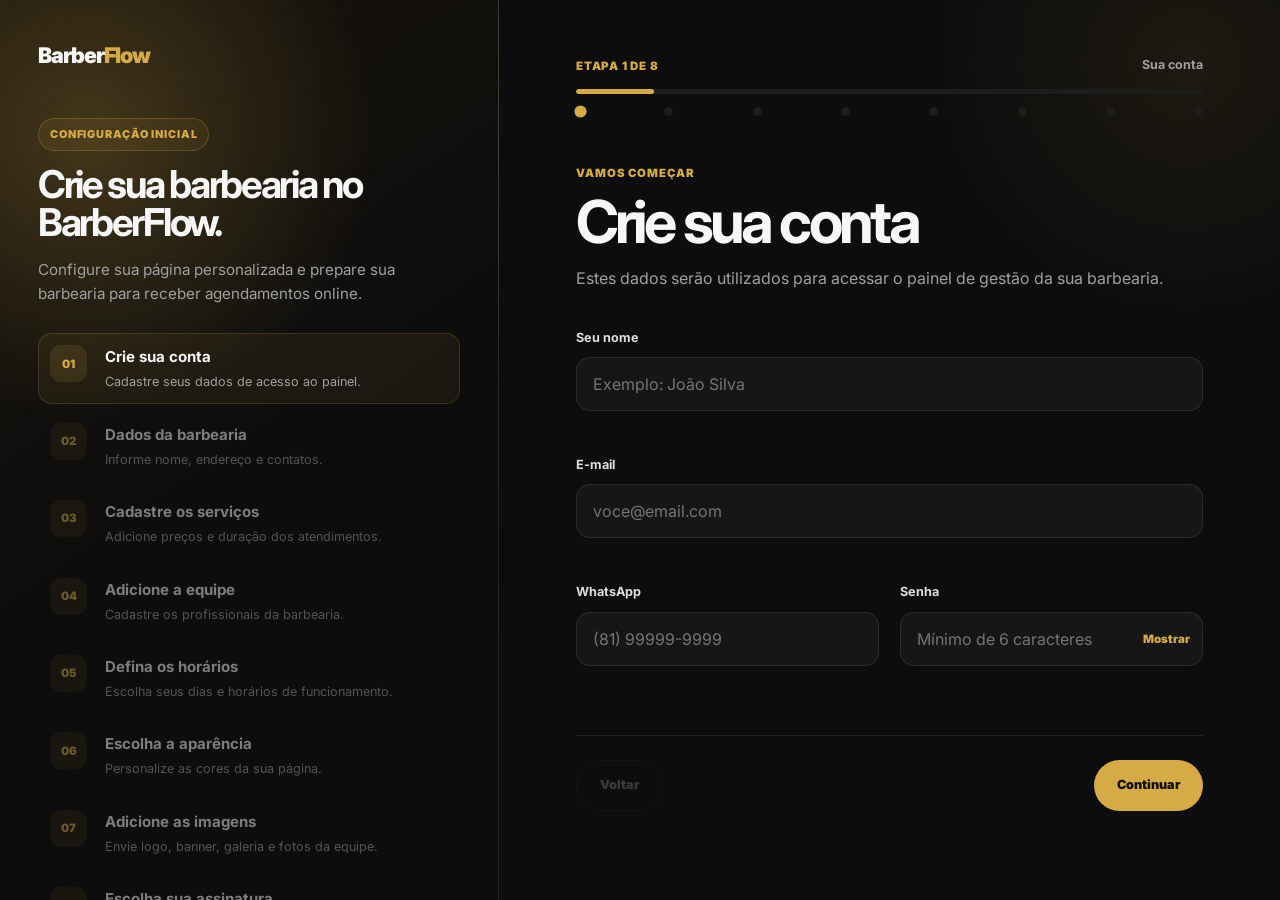
<file: pages/criando.html>
<!DOCTYPE html>
<html lang="pt-BR">
<head>
    <meta charset="UTF-8">

    <meta
        name="viewport"
        content="width=device-width, initial-scale=1.0"
    >

    <title>Criando sua barbearia | BarberFlow</title>

    <link rel="stylesheet" href="../css/checkout.css">

    <script src="../js/checkout.js" defer></script>
</head>

<body data-page="creating">
    <main class="creating-page">
        <div class="creating-background"></div>

        <section class="creating-card">
            <a href="../index.html" class="checkout-logo">
                Barber<span>Flow</span>
            </a>

            <div class="approved-icon">
                ✓
            </div>

            <span class="creating-label">
                Pagamento aprovado
            </span>

            <h1>Estamos criando sua barbearia</h1>

            <p>
                Aguarde enquanto organizamos suas informações
                e publicamos sua página profissional.
            </p>

            <div class="creation-progress">
                <div class="creation-progress-bar">
                    <span id="creation-progress-fill"></span>
                </div>

                <strong id="creation-progress-number">
                    0%
                </strong>
            </div>

            <div class="creation-steps">
                <article
                    class="creation-step active"
                    data-creation-step="1"
                >
                    <span></span>

                    <div>
                        <strong>Criando sua conta</strong>
                        <small>Preparando seu acesso</small>
                    </div>
                </article>

                <article
                    class="creation-step"
                    data-creation-step="2"
                >
                    <span></span>

                    <div>
                        <strong>Configurando a barbearia</strong>
                        <small>Salvando informações e aparência</small>
                    </div>
                </article>

                <article
                    class="creation-step"
                    data-creation-step="3"
                >
                    <span></span>

                    <div>
                        <strong>Adicionando serviços e equipe</strong>
                        <small>Organizando sua operação</small>
                    </div>
                </article>

                <article
                    class="creation-step"
                    data-creation-step="4"
                >
                    <span></span>

                    <div>
                        <strong>Publicando sua página</strong>
                        <small>Criando seu link exclusivo</small>
                    </div>
                </article>
            </div>
        </section>
    </main>
</body>
</html>
</file>
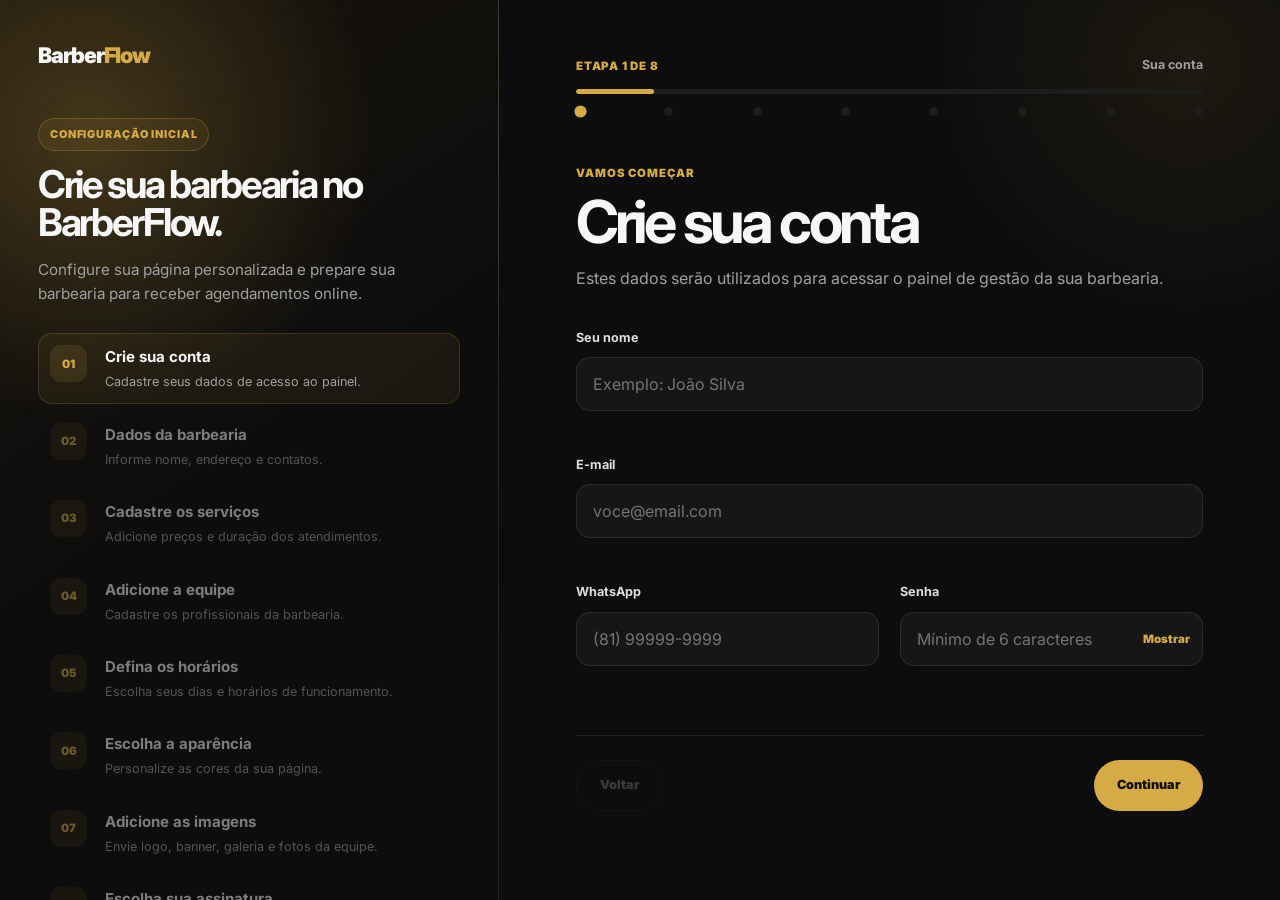
<file: pages/pagamento.html>
<!DOCTYPE html>
<html lang="pt-BR">
<head>
    <meta charset="UTF-8">

    <meta
        name="viewport"
        content="width=device-width, initial-scale=1.0"
    >

    <title>Pagamento | BarberFlow</title>

    <link rel="stylesheet" href="../css/checkout.css">

    <script src="../js/checkout.js" defer></script>
</head>

<body data-page="payment">
    <header class="checkout-header">
        <div class="checkout-container header-content">
            <a href="../index.html" class="checkout-logo">
                Barber<span>Flow</span>
            </a>

            <div class="checkout-security">
                <span>✓</span>
                Pagamento protegido
            </div>
        </div>
    </header>

    <main class="checkout-main">
        <div class="checkout-container">
            <div class="checkout-progress">
                <div class="progress-item completed">
                    <span>✓</span>
                    <strong>Resumo</strong>
                </div>

                <div class="progress-line completed"></div>

                <div class="progress-item active">
                    <span>2</span>
                    <strong>Pagamento</strong>
                </div>

                <div class="progress-line"></div>

                <div class="progress-item">
                    <span>3</span>
                    <strong>Publicação</strong>
                </div>
            </div>

            <div class="checkout-heading payment-heading">
                <span>Ative sua assinatura</span>

                <h1>Escolha como pagar</h1>

                <p>
                    Após a aprovação, sua conta será ativada e a página
                    da barbearia será publicada.
                </p>
            </div>

            <div class="payment-layout">
                <section class="payment-content">
                    <div class="payment-methods">
                        <button
                            type="button"
                            class="payment-method active"
                            data-payment-method="pix"
                        >
                            <span class="method-icon">PIX</span>

                            <div>
                                <strong>Pix</strong>

                                <small>
                                    Aprovação rápida
                                </small>
                            </div>
                        </button>

                        <button
                            type="button"
                            class="payment-method"
                            data-payment-method="card"
                        >
                            <span class="method-icon">▣</span>

                            <div>
                                <strong>Cartão</strong>

                                <small>
                                    Crédito
                                </small>
                            </div>
                        </button>
                    </div>

                    <article
                        class="payment-panel active"
                        data-payment-panel="pix"
                    >
                        <div class="panel-heading">
                            <span>Pagamento por Pix</span>

                            <h2>Finalize utilizando o Pix</h2>

                            <p>
                                Nesta versão do projeto, o pagamento será
                                apenas simulado.
                            </p>
                        </div>

                        <div class="pix-box">
                            <div class="fake-qr-code">
                                <span>BF</span>
                            </div>

                            <div>
                                <strong>Pagamento instantâneo</strong>

                                <p>
                                    Em uma integração real, o QR Code seria
                                    gerado pelo Mercado Pago ou Asaas.
                                </p>

                                <button
                                    type="button"
                                    id="copy-pix-button"
                                    class="copy-button"
                                >
                                    Copiar código Pix
                                </button>
                            </div>
                        </div>
                    </article>

                    <article
                        class="payment-panel"
                        data-payment-panel="card"
                    >
                        <div class="panel-heading">
                            <span>Cartão de crédito</span>

                            <h2>Dados do cartão</h2>

                            <p>
                                Estes dados não serão enviados nem armazenados.
                            </p>
                        </div>

                        <div class="payment-form">
                            <div class="checkout-form-group full">
                                <label for="card-name">
                                    Nome impresso no cartão
                                </label>

                                <input
                                    type="text"
                                    id="card-name"
                                    placeholder="NOME COMPLETO"
                                >
                            </div>

                            <div class="checkout-form-group full">
                                <label for="card-number">
                                    Número do cartão
                                </label>

                                <input
                                    type="text"
                                    id="card-number"
                                    placeholder="0000 0000 0000 0000"
                                    maxlength="19"
                                >
                            </div>

                            <div class="checkout-form-group">
                                <label for="card-expiration">
                                    Validade
                                </label>

                                <input
                                    type="text"
                                    id="card-expiration"
                                    placeholder="MM/AA"
                                    maxlength="5"
                                >
                            </div>

                            <div class="checkout-form-group">
                                <label for="card-cvv">
                                    CVV
                                </label>

                                <input
                                    type="text"
                                    id="card-cvv"
                                    placeholder="000"
                                    maxlength="4"
                                >
                            </div>
                        </div>
                    </article>
                </section>

                <aside class="order-card payment-order-card">
                    <span class="order-label">
                        Resumo do pedido
                    </span>

                    <h2 id="payment-business-name">
                        Sua barbearia
                    </h2>

                    <p>
                        Assinatura BarberFlow completo
                    </p>

                    <div class="order-plan">
                        <div>
                            <span id="payment-plan-name">
                                Plano mensal
                            </span>

                            <small id="payment-renewal">
                                Renovação mensal
                            </small>
                        </div>

                        <strong id="payment-price">
                            R$ 34,90
                        </strong>
                    </div>

                    <div class="order-total">
                        <span>Total a pagar</span>

                        <strong id="payment-total">
                            R$ 34,90
                        </strong>
                    </div>

                    <button
                        type="button"
                        class="checkout-primary-button"
                        id="finish-payment-button"
                    >
                        Simular pagamento
                    </button>

                    <a
                        href="./resumo.html"
                        class="checkout-secondary-link"
                    >
                        Voltar ao resumo
                    </a>

                    <div class="secure-payment-note">
                        <span>✓</span>

                        <p>
                            Sua página será criada somente depois
                            da aprovação do pagamento.
                        </p>
                    </div>
                </aside>
            </div>
        </div>
    </main>

    <div class="payment-modal" id="payment-modal">
        <div class="payment-modal-card">
            <div class="payment-spinner"></div>

            <span>Processando</span>

            <h2>Confirmando seu pagamento</h2>

            <p>
                Aguarde alguns segundos. Não feche esta página.
            </p>
        </div>
    </div>
</body>
</html>
</file>
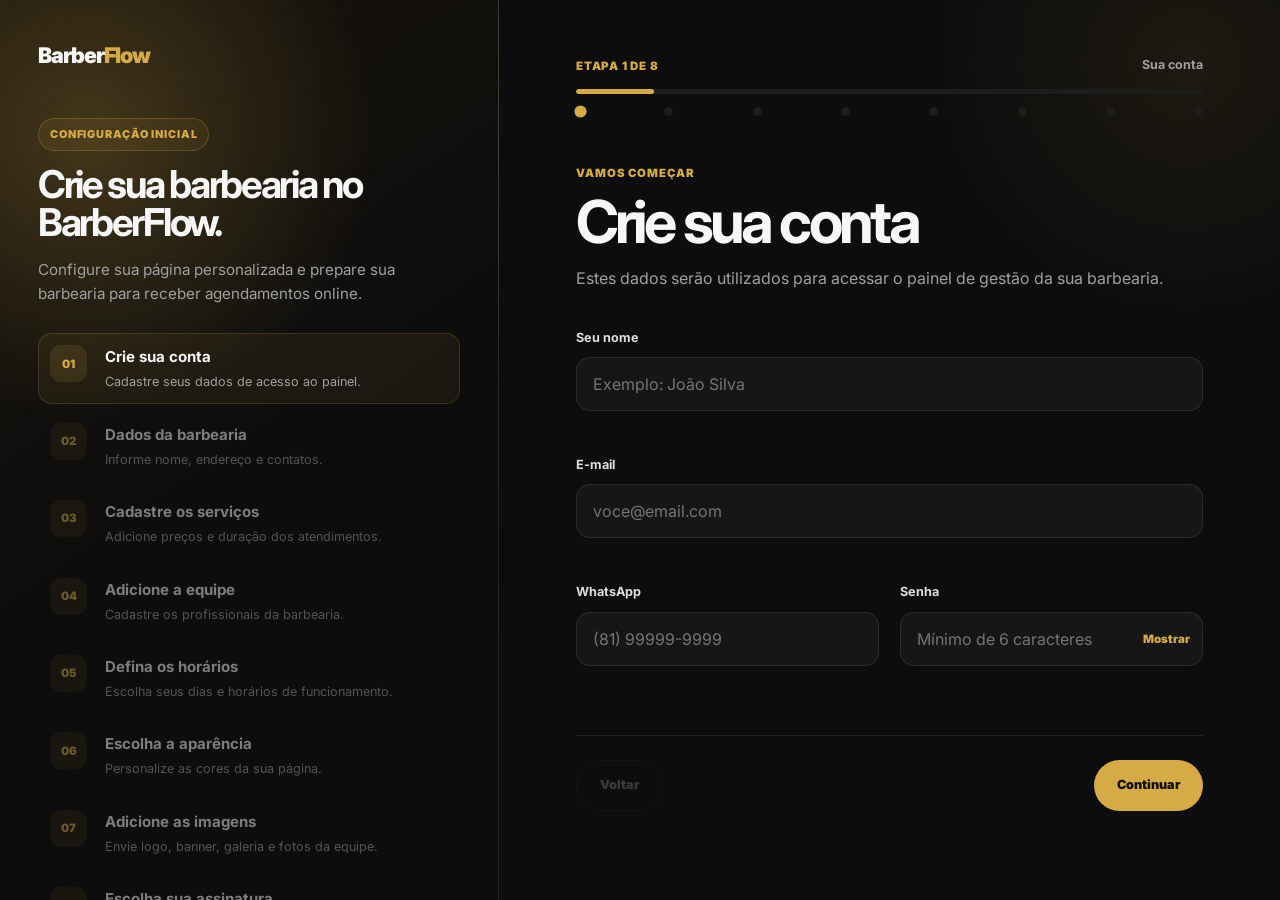
<file: pages/painel.html>
<!DOCTYPE html>
<html lang="pt-BR">
<head>
    <meta charset="UTF-8">

    <meta
        name="viewport"
        content="width=device-width, initial-scale=1.0"
    >

    <title>Painel | BarberFlow</title>

    <link rel="stylesheet" href="../css/checkout.css">

    <script src="../js/checkout.js" defer></script>
</head>

<body data-page="dashboard">
    <div class="dashboard-layout">
        <aside class="dashboard-sidebar">
            <a href="../index.html" class="checkout-logo">
                Barber<span>Flow</span>
            </a>

            <nav class="dashboard-navigation">
                <a href="#" class="active">
                    <span>⌂</span>
                    Visão geral
                </a>

                <a href="#">
                    <span>□</span>
                    Agenda
                </a>

                <a href="#">
                    <span>♙</span>
                    Clientes
                </a>

                <a href="./servicos.html">
                    <span>✂</span>
                    Serviços
                </a>

                <a href="#">
                    <span>♚</span>
                    Equipe
                </a>

                <a href="#">
                    <span>↗</span>
                    Minha página
                </a>
            </nav>

            <div class="dashboard-sidebar-footer">
                <span>Plano ativo</span>
                <strong id="dashboard-plan">
                    BarberFlow mensal
                </strong>
            </div>
        </aside>

        <main class="dashboard-main">
            <header class="dashboard-header">
                <div>
                    <span>Visão geral</span>

                    <h1 id="dashboard-greeting">
                        Bem-vindo!
                    </h1>
                </div>

                <div
                    class="dashboard-user"
                    id="dashboard-user"
                >
                    BF
                </div>
            </header>

            <section class="welcome-card">
                <div class="welcome-content">
                    <span class="welcome-badge">
                        ✓ Página publicada
                    </span>

                    <h2 id="dashboard-business-name">
                        Sua barbearia está pronta!
                    </h2>

                    <p>
                        Agora você já pode compartilhar seu link
                        e começar a receber agendamentos.
                    </p>

                    <div class="published-link">
                        <span id="dashboard-public-link">
                            barberflow.com/sua-barbearia
                        </span>

                        <button
                            type="button"
                            id="copy-public-link"
                        >
                            Copiar link
                        </button>
                    </div>

                    <div class="welcome-actions">
                        <a
                            href="./barbearia.html"
                            id="open-public-page"
                            class="dashboard-primary-button"
                        >
                            Abrir minha página
                        </a>

                        <a
                            href="#"
                            class="dashboard-secondary-button"
                        >
                            Ver agenda
                        </a>
                    </div>
                </div>

                <div class="welcome-logo" id="dashboard-logo">
                    BF
                </div>
            </section>

            <section class="dashboard-metrics">
                <article>
                    <span>Agendamentos hoje</span>
                    <strong>0</strong>
                    <small>Comece divulgando seu link</small>
                </article>

                <article>
                    <span>Clientes</span>
                    <strong>0</strong>
                    <small>Nenhum cliente cadastrado</small>
                </article>

                <article>
                    <span>Serviços</span>
                    <strong id="dashboard-services-count">
                        0
                    </strong>
                    <small>Cadastrados na sua página</small>
                </article>

                <article>
                    <span>Profissionais</span>
                    <strong id="dashboard-team-count">
                        0
                    </strong>
                    <small>Disponíveis para atendimento</small>
                </article>
            </section>

            <section class="dashboard-grid">
                <article class="dashboard-panel">
                    <div class="dashboard-panel-heading">
                        <div>
                            <span>Primeiros passos</span>
                            <h2>Comece a utilizar o BarberFlow</h2>
                        </div>

                        <strong>1 de 4</strong>
                    </div>

                    <div class="dashboard-checklist">
                        <div class="completed">
                            <span>✓</span>

                            <div>
                                <strong>Página publicada</strong>
                                <small>Seu link já está disponível</small>
                            </div>
                        </div>

                        <div>
                            <span>2</span>

                            <div>
                                <strong>Compartilhe seu link</strong>
                                <small>Instagram e WhatsApp</small>
                            </div>
                        </div>

                        <div>
                            <span>3</span>

                            <div>
                                <strong>Receba seu primeiro agendamento</strong>
                                <small>Acompanhe pela agenda</small>
                            </div>
                        </div>

                        <div>
                            <span>4</span>

                            <div>
                                <strong>Cadastre seus clientes</strong>
                                <small>Mantenha o histórico organizado</small>
                            </div>
                        </div>
                    </div>
                </article>

                <article class="dashboard-panel">
                    <div class="dashboard-panel-heading">
                        <div>
                            <span>Próximos horários</span>
                            <h2>Agenda de hoje</h2>
                        </div>
                    </div>

                    <div class="empty-dashboard-state">
                        <span>□</span>

                        <strong>Nenhum agendamento hoje</strong>

                        <p>
                            Quando um cliente realizar um agendamento,
                            ele aparecerá aqui.
                        </p>
                    </div>
                </article>
            </section>
        </main>
    </div>
</body>
</html>
</file>
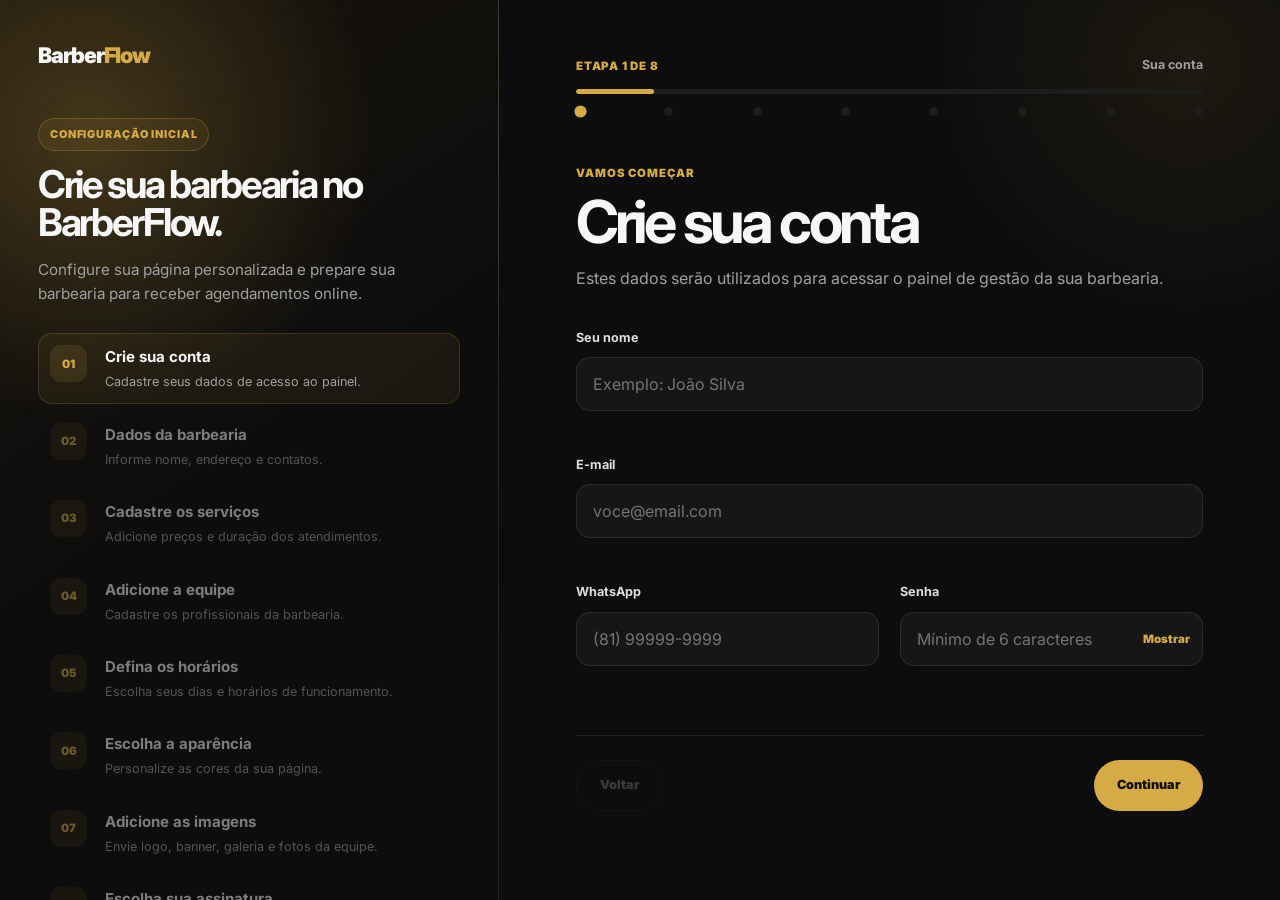
<file: pages/resumo.html>
<!DOCTYPE html>
<html lang="pt-BR">
<head>
    <meta charset="UTF-8">

    <meta
        name="viewport"
        content="width=device-width, initial-scale=1.0"
    >

    <title>Resumo do cadastro | BarberFlow</title>

    <link rel="stylesheet" href="../css/checkout.css">

    <script src="../js/checkout.js" defer></script>
</head>

<body data-page="summary">
    <header class="checkout-header">
        <div class="checkout-container header-content">
            <a href="../index.html" class="checkout-logo">
                Barber<span>Flow</span>
            </a>

            <div class="checkout-security">
                <span>✓</span>
                Ambiente seguro
            </div>
        </div>
    </header>

    <main class="checkout-main">
        <div class="checkout-container">
            <div class="checkout-progress">
                <div class="progress-item active">
                    <span>1</span>
                    <strong>Resumo</strong>
                </div>

                <div class="progress-line"></div>

                <div class="progress-item">
                    <span>2</span>
                    <strong>Pagamento</strong>
                </div>

                <div class="progress-line"></div>

                <div class="progress-item">
                    <span>3</span>
                    <strong>Publicação</strong>
                </div>
            </div>

            <div class="checkout-heading">
                <span>Confira antes de continuar</span>

                <h1>Resumo da sua barbearia</h1>

                <p>
                    Verifique suas informações. A página só será publicada
                    depois da confirmação do pagamento.
                </p>
            </div>

            <div class="summary-layout">
                <section class="summary-content">
                    <article class="summary-card">
                        <div class="summary-card-heading">
                            <div>
                                <span>Barbearia</span>
                                <h2 id="summary-shop-name">
                                    Sua barbearia
                                </h2>
                            </div>

                            <a href="./cadastro.html">
                                Editar
                            </a>
                        </div>

                        <div class="shop-preview">
                            <div
                                class="shop-logo-preview"
                                id="summary-logo"
                            >
                                BF
                            </div>

                            <div>
                                <strong id="summary-business-name">
                                    Sua barbearia
                                </strong>

                                <span id="summary-location">
                                    Cidade e estado
                                </span>

                                <small id="summary-link">
                                    barberflow.com/sua-barbearia
                                </small>
                            </div>
                        </div>

                        <p
                            class="summary-description"
                            id="summary-description"
                        >
                            Descrição da barbearia.
                        </p>
                    </article>

                    <article class="summary-card">
                        <div class="summary-card-heading">
                            <div>
                                <span>Serviços</span>
                                <h2>Serviços cadastrados</h2>
                            </div>

                            <strong id="services-count">
                                0 serviços
                            </strong>
                        </div>

                        <div
                            class="summary-list"
                            id="summary-services"
                        ></div>
                    </article>

                    <article class="summary-card">
                        <div class="summary-card-heading">
                            <div>
                                <span>Equipe</span>
                                <h2>Profissionais</h2>
                            </div>

                            <strong id="professionals-count">
                                0 profissionais
                            </strong>
                        </div>

                        <div
                            class="summary-list"
                            id="summary-professionals"
                        ></div>
                    </article>

                    <article class="summary-card">
                        <div class="summary-card-heading">
                            <div>
                                <span>Funcionamento</span>
                                <h2>Horários escolhidos</h2>
                            </div>
                        </div>

                        <div
                            class="schedule-summary"
                            id="summary-schedule"
                        ></div>
                    </article>
                </section>

                <aside class="order-card">
                    <span class="order-label">
                        Sua assinatura
                    </span>

                    <h2>BarberFlow completo</h2>

                    <p>
                        Todos os recursos para organizar e divulgar
                        sua barbearia.
                    </p>

                    <div class="order-plan">
                        <div>
                            <span id="order-plan-name">
                                Plano mensal
                            </span>

                            <small id="order-renewal">
                                Renovação mensal
                            </small>
                        </div>

                        <strong id="order-price">
                            R$ 34,90
                        </strong>
                    </div>

                    <ul class="order-features">
                        <li>
                            <span>✓</span>
                            Página personalizada
                        </li>

                        <li>
                            <span>✓</span>
                            Agendamento online
                        </li>

                        <li>
                            <span>✓</span>
                            Gestão de clientes
                        </li>

                        <li>
                            <span>✓</span>
                            Serviços e equipe
                        </li>

                        <li>
                            <span>✓</span>
                            Link exclusivo
                        </li>
                    </ul>

                    <div class="order-total">
                        <span>Total</span>

                        <strong id="order-total">
                            R$ 34,90
                        </strong>
                    </div>

                    <button
                        type="button"
                        class="checkout-primary-button"
                        id="continue-payment-button"
                    >
                        Continuar para pagamento
                        <span>→</span>
                    </button>

                    <a
                        href="./cadastro.html"
                        class="checkout-secondary-link"
                    >
                        Voltar e editar cadastro
                    </a>

                    <small class="order-warning">
                        Sua página ainda não será publicada.
                    </small>
                </aside>
            </div>
        </div>
    </main>
</body>
</html>
</file>
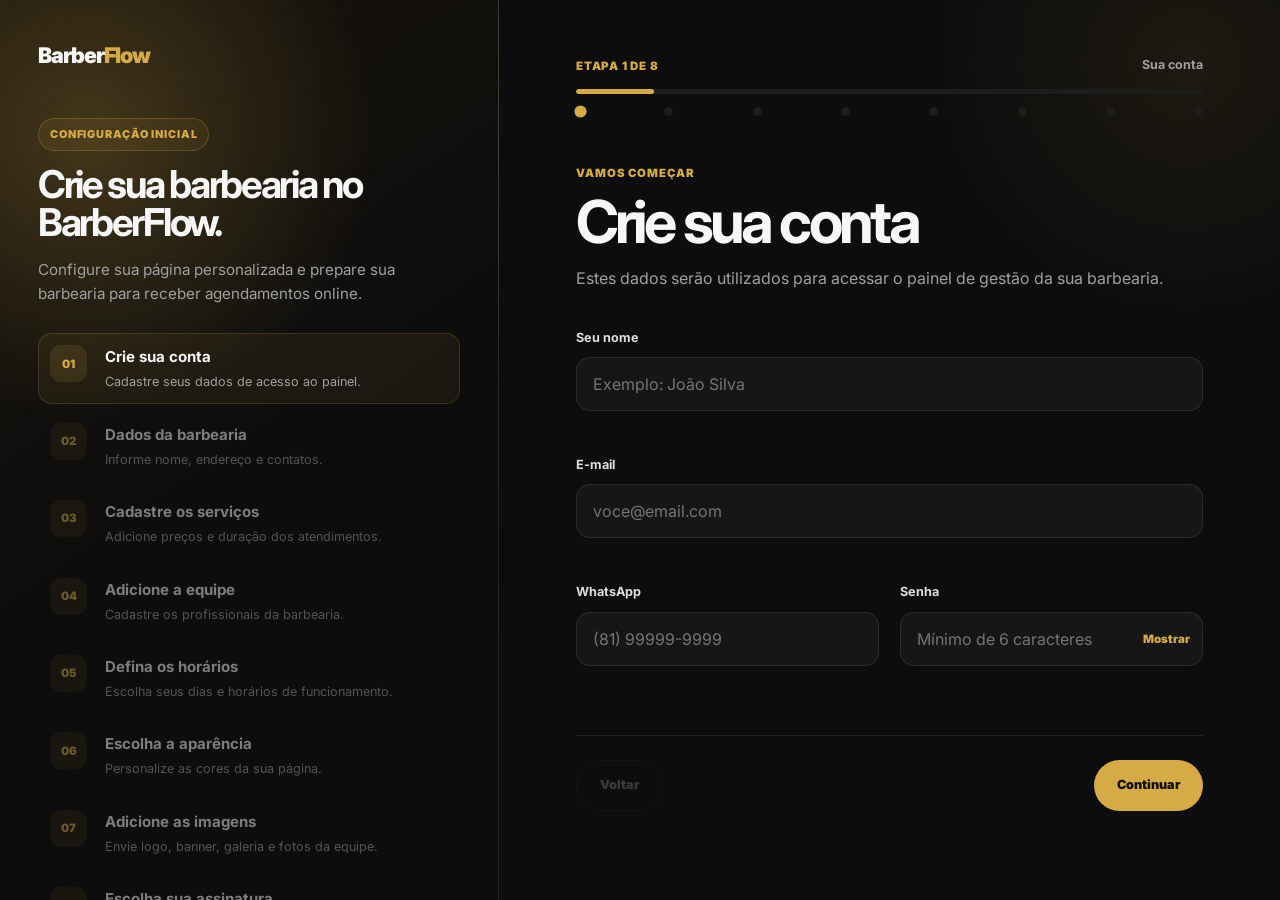
<file: pages/servicos.html>
<!DOCTYPE html>
<html lang="pt-BR">
<head>
    <meta charset="UTF-8">

    <meta
        name="viewport"
        content="width=device-width, initial-scale=1.0"
    >

    <meta
        name="description"
        content="Gerencie os serviços da sua barbearia no BarberFlow."
    >

    <title>Serviços | BarberFlow</title>

    <link rel="stylesheet" href="../css/checkout.css">

    <script src="../js/painel.js" defer></script>
</head>

<body data-dashboard-page="services">
    <div class="dashboard-layout">
        <aside class="dashboard-sidebar">
            <a href="../index.html" class="checkout-logo">
                Barber<span>Flow</span>
            </a>

            <nav class="dashboard-navigation">
                <a href="./painel.html">
                    <span>⌂</span>
                    Visão geral
                </a>

                <a href="#">
                    <span>□</span>
                    Agenda
                </a>

                <a href="#">
                    <span>♙</span>
                    Clientes
                </a>

                <a href="./servicos.html" class="active">
                    <span>✂</span>
                    Serviços
                </a>

                <a href="#">
                    <span>♚</span>
                    Equipe
                </a>

                <a href="#">
                    <span>↗</span>
                    Minha página
                </a>
            </nav>

            <div class="dashboard-sidebar-footer">
                <span>Plano ativo</span>

                <strong id="sidebar-plan">
                    BarberFlow mensal
                </strong>
            </div>
        </aside>

        <main class="dashboard-main services-dashboard-main">
            <header class="dashboard-header">
                <div>
                    <span>Gerenciamento</span>

                    <h1>Serviços</h1>
                </div>

                <div class="dashboard-header-actions">
                    <a
                        href="./barbearia.html"
                        class="dashboard-preview-link"
                        id="open-shop-page"
                        target="_blank"
                    >
                        Ver minha página
                    </a>

                    <button
                        type="button"
                        class="dashboard-add-button"
                        id="open-service-modal"
                    >
                        <span>+</span>
                        Novo serviço
                    </button>

                    <div
                        class="dashboard-user"
                        id="dashboard-owner-avatar"
                    >
                        BF
                    </div>
                </div>
            </header>

            <section class="services-introduction">
                <div>
                    <span>Catálogo de serviços</span>

                    <h2>
                        Organize o que sua barbearia oferece
                    </h2>

                    <p>
                        Adicione preços, duração e controle quais serviços
                        aparecem para os clientes durante o agendamento.
                    </p>
                </div>

                <div class="services-summary">
                    <article>
                        <span>Total</span>

                        <strong id="total-services">
                            0
                        </strong>

                        <small>serviços cadastrados</small>
                    </article>

                    <article>
                        <span>Ativos</span>

                        <strong id="active-services">
                            0
                        </strong>

                        <small>visíveis para clientes</small>
                    </article>

                    <article>
                        <span>Preço médio</span>

                        <strong id="average-service-price">
                            R$ 0,00
                        </strong>

                        <small>entre os serviços</small>
                    </article>
                </div>
            </section>

            <section class="services-control-card">
                <div class="services-filters">
                    <div class="services-search">
                        <span>⌕</span>

                        <input
                            type="search"
                            id="services-search"
                            placeholder="Pesquisar serviço..."
                            autocomplete="off"
                        >
                    </div>

                    <select id="services-status-filter">
                        <option value="all">
                            Todos os serviços
                        </option>

                        <option value="active">
                            Apenas ativos
                        </option>

                        <option value="inactive">
                            Apenas desativados
                        </option>
                    </select>
                </div>

                <div class="services-table-header">
                    <span>Serviço</span>
                    <span>Duração</span>
                    <span>Preço</span>
                    <span>Status</span>
                    <span>Ações</span>
                </div>

                <div
                    class="services-list"
                    id="services-list"
                ></div>

                <div
                    class="services-empty-state"
                    id="services-empty-state"
                    hidden
                >
                    <span>✂</span>

                    <strong>Nenhum serviço encontrado</strong>

                    <p>
                        Cadastre um serviço ou altere os filtros
                        utilizados na pesquisa.
                    </p>

                    <button
                        type="button"
                        id="empty-add-service"
                    >
                        Adicionar serviço
                    </button>
                </div>
            </section>
        </main>
    </div>

    <!-- MODAL PARA ADICIONAR OU EDITAR -->
    <div
        class="dashboard-modal"
        id="service-modal"
        aria-hidden="true"
    >
        <div
            class="dashboard-modal-overlay"
            id="service-modal-overlay"
        ></div>

        <section
            class="dashboard-modal-card"
            role="dialog"
            aria-modal="true"
            aria-labelledby="service-modal-title"
        >
            <header class="dashboard-modal-header">
                <div>
                    <span id="service-modal-label">
                        Novo serviço
                    </span>

                    <h2 id="service-modal-title">
                        Adicionar serviço
                    </h2>

                    <p>
                        Informe os dados que serão exibidos
                        para os seus clientes.
                    </p>
                </div>

                <button
                    type="button"
                    class="dashboard-modal-close"
                    id="close-service-modal"
                    aria-label="Fechar janela"
                >
                    ×
                </button>
            </header>

            <form id="service-form" novalidate>
                <input
                    type="hidden"
                    id="service-id"
                >

                <div class="service-form-grid">
                    <div class="service-form-group full">
                        <label for="service-name">
                            Nome do serviço
                        </label>

                        <input
                            type="text"
                            id="service-name"
                            placeholder="Ex.: Corte masculino"
                            maxlength="70"
                            required
                        >

                        <small
                            class="service-error"
                            id="service-name-error"
                        ></small>
                    </div>

                    <div class="service-form-group">
                        <label for="service-price">
                            Preço
                        </label>

                        <div class="service-input-prefix">
                            <span>R$</span>

                            <input
                                type="text"
                                inputmode="decimal"
                                id="service-price"
                                placeholder="35,00"
                                maxlength="10"
                                required
                            >
                        </div>

                        <small
                            class="service-error"
                            id="service-price-error"
                        ></small>
                    </div>

                    <div class="service-form-group">
                        <label for="service-duration">
                            Duração
                        </label>

                        <div class="service-input-suffix">
                            <input
                                type="number"
                                id="service-duration"
                                placeholder="40"
                                min="5"
                                max="600"
                                step="5"
                                required
                            >

                            <span>min</span>
                        </div>

                        <small
                            class="service-error"
                            id="service-duration-error"
                        ></small>
                    </div>

                    <div class="service-form-group full">
                        <label for="service-description">
                            Descrição
                            <small>Opcional</small>
                        </label>

                        <textarea
                            id="service-description"
                            rows="4"
                            maxlength="240"
                            placeholder="Descreva rapidamente o serviço..."
                        ></textarea>

                        <div class="description-counter">
                            <span id="description-character-count">
                                0
                            </span>/240
                        </div>
                    </div>

                    <div class="service-form-group full">
                        <label class="service-status-option">
                            <input
                                type="checkbox"
                                id="service-active"
                                checked
                            >

                            <span class="service-status-switch"></span>

                            <div>
                                <strong>
                                    Serviço ativo
                                </strong>

                                <small>
                                    Quando ativo, o serviço aparece
                                    na página pública e no agendamento.
                                </small>
                            </div>
                        </label>
                    </div>
                </div>

                <footer class="dashboard-modal-footer">
                    <button
                        type="button"
                        class="modal-cancel-button"
                        id="cancel-service-modal"
                    >
                        Cancelar
                    </button>

                    <button
                        type="submit"
                        class="modal-save-button"
                        id="save-service-button"
                    >
                        Salvar serviço
                    </button>
                </footer>
            </form>
        </section>
    </div>

    <!-- MODAL DE EXCLUSÃO -->
    <div
        class="dashboard-modal"
        id="delete-service-modal"
        aria-hidden="true"
    >
        <div
            class="dashboard-modal-overlay"
            id="delete-modal-overlay"
        ></div>

        <section
            class="dashboard-modal-card delete-modal-card"
            role="dialog"
            aria-modal="true"
            aria-labelledby="delete-modal-title"
        >
            <div class="delete-modal-icon">
                !
            </div>

            <span>Excluir serviço</span>

            <h2 id="delete-modal-title">
                Tem certeza?
            </h2>

            <p>
                O serviço
                <strong id="delete-service-name"></strong>
                será excluído. Essa ação não poderá ser desfeita.
            </p>

            <div class="delete-modal-actions">
                <button
                    type="button"
                    class="modal-cancel-button"
                    id="cancel-delete-service"
                >
                    Cancelar
                </button>

                <button
                    type="button"
                    class="modal-delete-button"
                    id="confirm-delete-service"
                >
                    Excluir serviço
                </button>
            </div>
        </section>
    </div>

    <div
        class="dashboard-toast"
        id="dashboard-toast"
        role="status"
        aria-live="polite"
    >
        <span>✓</span>

        <p id="dashboard-toast-message">
            Alterações salvas.
        </p>
    </div>
</body>
</html>
</file>
<file: css/style.css>
:root {
    --primary: #d6aa45;
    --primary-dark: #b9872e;
    --background: #0b0b0b;
    --background-soft: #101010;
    --card: #151515;
    --card-soft: #1b1b1b;
    --border: rgba(255, 255, 255, 0.09);
    --text: #f5f5f5;
    --text-soft: #a0a0a0;
    --success: #4ec57a;
    --danger: #ff6b6b;
    --container: 1180px;
}

* {
    box-sizing: border-box;
    margin: 0;
    padding: 0;
}

html {
    scroll-behavior: smooth;
    scroll-padding-top: 90px;
}

body {
    min-height: 100vh;
    overflow-x: hidden;
    background: var(--background);
    color: var(--text);
    font-family:
        Inter,
        Arial,
        Helvetica,
        sans-serif;
    line-height: 1.5;
}

body.menu-open {
    overflow: hidden;
}

a {
    color: inherit;
    text-decoration: none;
}

button,
input {
    font: inherit;
}

button {
    cursor: pointer;
}

img {
    max-width: 100%;
    display: block;
}

.container {
    width: min(calc(100% - 40px), var(--container));
    margin-inline: auto;
}

.section {
    padding: 120px 0;
}

.section-label {
    display: inline-flex;
    align-items: center;
    gap: 8px;
    padding: 8px 12px;
    border: 1px solid rgba(214, 170, 69, 0.22);
    border-radius: 999px;
    background: rgba(214, 170, 69, 0.08);
    color: var(--primary);
    font-size: 0.72rem;
    font-weight: 900;
    letter-spacing: 0.08em;
    text-transform: uppercase;
}

.section-heading {
    max-width: 720px;
    margin-bottom: 54px;
}

.section-heading.centered {
    margin-inline: auto;
    text-align: center;
}

.section-heading h2,
.personalization-content h2,
.pricing-content h2,
.final-cta h2 {
    margin-top: 18px;
    font-size: clamp(2.5rem, 5vw, 4.5rem);
    line-height: 0.98;
    letter-spacing: -0.065em;
}

.section-heading p,
.personalization-content > p,
.pricing-content > p,
.final-cta p {
    margin-top: 20px;
    color: var(--text-soft);
    font-size: 1rem;
    line-height: 1.7;
}

.reveal {
    opacity: 0;
    transform: translateY(24px);
    transition:
        opacity 0.7s ease,
        transform 0.7s ease;
}

.reveal.visible {
    opacity: 1;
    transform: translateY(0);
}

/* HEADER */

.header {
    position: fixed;
    top: 0;
    right: 0;
    left: 0;
    z-index: 100;
    border-bottom: 1px solid transparent;
    transition:
        background 0.25s ease,
        border-color 0.25s ease,
        backdrop-filter 0.25s ease;
}

.header.scrolled {
    border-color: var(--border);
    background: rgba(11, 11, 11, 0.88);
    backdrop-filter: blur(18px);
}

.header-container {
    min-height: 78px;
    display: flex;
    align-items: center;
    justify-content: space-between;
    gap: 30px;
}

.logo {
    flex-shrink: 0;
    font-size: 1.45rem;
    font-weight: 950;
    letter-spacing: -0.065em;
}

.logo span {
    color: var(--primary);
}

.desktop-navigation {
    display: flex;
    align-items: center;
    gap: 30px;
}

.desktop-navigation a,
.login-link {
    color: var(--text-soft);
    font-size: 0.82rem;
    font-weight: 700;
    transition: color 0.2s ease;
}

.desktop-navigation a:hover,
.login-link:hover {
    color: var(--text);
}

.header-actions {
    display: flex;
    align-items: center;
    gap: 18px;
}

.header-button {
    padding: 11px 17px;
    border-radius: 999px;
    background: var(--primary);
    color: #111;
    font-size: 0.78rem;
    font-weight: 900;
    transition:
        background 0.2s ease,
        transform 0.2s ease;
}

.header-button:hover {
    background: #e4ba58;
    transform: translateY(-1px);
}

.menu-button {
    width: 44px;
    height: 44px;
    display: none;
    place-items: center;
    border: 1px solid var(--border);
    border-radius: 13px;
    background: var(--card);
}

.menu-button span {
    width: 18px;
    height: 2px;
    display: block;
    margin: 2px 0;
    border-radius: 999px;
    background: var(--text);
    transition:
        transform 0.2s ease,
        opacity 0.2s ease;
}

.menu-button.active span:nth-child(1) {
    transform: translateY(6px) rotate(45deg);
}

.menu-button.active span:nth-child(2) {
    opacity: 0;
}

.menu-button.active span:nth-child(3) {
    transform: translateY(-6px) rotate(-45deg);
}

.mobile-menu {
    display: none;
}

/* HERO */

.hero {
    position: relative;
    min-height: 100vh;
    display: flex;
    align-items: center;
    overflow: hidden;
    padding: 145px 0 90px;
    background:
        linear-gradient(
            180deg,
            rgba(214, 170, 69, 0.04),
            transparent 45%
        ),
        var(--background);
}

.hero-background {
    position: absolute;
    inset: 0;
    pointer-events: none;
}

.hero-background::before {
    content: "";
    position: absolute;
    inset: 0;
    opacity: 0.28;
    background-image:
        linear-gradient(
            rgba(255, 255, 255, 0.025) 1px,
            transparent 1px
        ),
        linear-gradient(
            90deg,
            rgba(255, 255, 255, 0.025) 1px,
            transparent 1px
        );
    background-size: 45px 45px;
    mask-image: linear-gradient(
        to bottom,
        black,
        transparent 85%
    );
}

.hero-light {
    position: absolute;
    border-radius: 50%;
    filter: blur(100px);
}

.hero-light-one {
    top: 8%;
    left: 3%;
    width: 340px;
    height: 340px;
    background: rgba(214, 170, 69, 0.15);
}

.hero-light-two {
    right: -10%;
    bottom: 5%;
    width: 500px;
    height: 500px;
    background: rgba(214, 170, 69, 0.08);
}

.hero-container {
    position: relative;
    z-index: 2;
    display: grid;
    grid-template-columns: 0.92fr 1.08fr;
    align-items: center;
    gap: 62px;
}

.hero-content h1 {
    max-width: 680px;
    margin-top: 24px;
    font-size: clamp(3.4rem, 6vw, 6rem);
    line-height: 0.92;
    letter-spacing: -0.078em;
}

.hero-content h1 span {
    color: var(--primary);
}

.hero-description {
    max-width: 620px;
    margin-top: 25px;
    color: var(--text-soft);
    font-size: 1.05rem;
    line-height: 1.75;
}

.hero-actions {
    display: flex;
    align-items: center;
    gap: 13px;
    margin-top: 33px;
}

.primary-button,
.secondary-button,
.final-cta-button {
    min-height: 54px;
    display: inline-flex;
    align-items: center;
    justify-content: center;
    gap: 13px;
    padding: 0 23px;
    border-radius: 999px;
    font-size: 0.82rem;
    font-weight: 900;
}

.primary-button,
.final-cta-button {
    background: var(--primary);
    color: #111;
    transition:
        background 0.2s ease,
        transform 0.2s ease;
}

.primary-button:hover,
.final-cta-button:hover {
    background: #e3b957;
    transform: translateY(-2px);
}

.primary-button span,
.final-cta-button span {
    font-size: 1.15rem;
}

.secondary-button {
    border: 1px solid var(--border);
    background: rgba(255, 255, 255, 0.025);
    color: var(--text-soft);
    transition:
        color 0.2s ease,
        border-color 0.2s ease,
        background 0.2s ease;
}

.secondary-button:hover {
    border-color: rgba(255, 255, 255, 0.2);
    background: rgba(255, 255, 255, 0.05);
    color: var(--text);
}

.hero-benefits {
    display: flex;
    flex-wrap: wrap;
    gap: 14px 22px;
    margin-top: 28px;
}

.hero-benefits span {
    color: var(--text-soft);
    font-size: 0.75rem;
}

.hero-benefits strong {
    margin-right: 5px;
    color: var(--success);
}

.hero-visual {
    position: relative;
}

.dashboard-preview {
    overflow: hidden;
    border: 1px solid rgba(255, 255, 255, 0.12);
    border-radius: 25px;
    background: #111;
    box-shadow:
        0 50px 100px rgba(0, 0, 0, 0.45),
        0 0 0 1px rgba(214, 170, 69, 0.03);
    transform: perspective(1500px) rotateY(-4deg) rotateX(2deg);
}

.preview-topbar {
    height: 64px;
    display: flex;
    align-items: center;
    justify-content: space-between;
    padding: 0 19px;
    border-bottom: 1px solid var(--border);
    background: #151515;
}

.preview-brand {
    display: flex;
    align-items: center;
    gap: 10px;
}

.preview-logo {
    width: 34px;
    height: 34px;
    display: grid;
    place-items: center;
    border-radius: 10px;
    background: var(--primary);
    color: #111;
    font-size: 0.68rem;
    font-weight: 950;
}

.preview-brand strong,
.preview-brand small {
    display: block;
}

.preview-brand strong {
    font-size: 0.75rem;
}

.preview-brand small {
    color: var(--text-soft);
    font-size: 0.58rem;
}

.preview-status {
    color: var(--success);
    font-size: 0.62rem;
    font-weight: 800;
}

.preview-layout {
    min-height: 440px;
    display: grid;
    grid-template-columns: 120px 1fr;
}

.preview-sidebar {
    display: flex;
    flex-direction: column;
    gap: 8px;
    padding: 20px 10px;
    border-right: 1px solid var(--border);
    background: #131313;
}

.preview-sidebar span {
    padding: 9px 10px;
    border-radius: 8px;
    color: #737373;
    font-size: 0.58rem;
    font-weight: 700;
}

.preview-sidebar span.active {
    background: rgba(214, 170, 69, 0.1);
    color: var(--primary);
}

.preview-main {
    padding: 19px;
}

.preview-heading {
    display: flex;
    align-items: center;
    justify-content: space-between;
    gap: 15px;
}

.preview-heading small,
.preview-heading strong {
    display: block;
}

.preview-heading small {
    color: var(--text-soft);
    font-size: 0.56rem;
}

.preview-heading strong {
    margin-top: 3px;
    font-size: 1rem;
}

.preview-heading button {
    padding: 9px 11px;
    border: 0;
    border-radius: 8px;
    background: var(--primary);
    color: #111;
    font-size: 0.56rem;
    font-weight: 900;
}

.preview-metrics {
    display: grid;
    grid-template-columns: repeat(3, 1fr);
    gap: 9px;
    margin-top: 17px;
}

.preview-metrics article {
    padding: 13px;
    border: 1px solid var(--border);
    border-radius: 11px;
    background: #171717;
}

.preview-metrics small,
.preview-metrics strong,
.preview-metrics span {
    display: block;
}

.preview-metrics small {
    color: var(--text-soft);
    font-size: 0.5rem;
}

.preview-metrics strong {
    margin: 7px 0;
    font-size: 1.05rem;
}

.preview-metrics span {
    color: var(--success);
    font-size: 0.49rem;
}

.preview-bottom {
    display: grid;
    grid-template-columns: 1.4fr 0.8fr;
    gap: 10px;
    margin-top: 10px;
}

.appointments-card,
.page-card {
    padding: 13px;
    border: 1px solid var(--border);
    border-radius: 12px;
    background: #171717;
}

.card-heading {
    display: flex;
    justify-content: space-between;
    margin-bottom: 10px;
}

.card-heading strong {
    font-size: 0.65rem;
}

.card-heading span {
    color: var(--text-soft);
    font-size: 0.5rem;
}

.appointment-item {
    display: grid;
    grid-template-columns: 35px 1fr auto;
    align-items: center;
    gap: 8px;
    padding: 9px 0;
    border-top: 1px solid var(--border);
}

.appointment-time {
    color: var(--primary);
    font-size: 0.55rem;
    font-weight: 900;
}

.appointment-item strong,
.appointment-item small {
    display: block;
}

.appointment-item strong {
    font-size: 0.55rem;
}

.appointment-item small {
    margin-top: 2px;
    color: var(--text-soft);
    font-size: 0.46rem;
}

.appointment-badge {
    padding: 5px 6px;
    border-radius: 999px;
    background: rgba(78, 197, 122, 0.1);
    color: var(--success);
    font-size: 0.43rem;
    font-weight: 800;
}

.appointment-badge.waiting {
    background: rgba(214, 170, 69, 0.1);
    color: var(--primary);
}

.page-card > small,
.page-card > strong,
.page-card > p,
.page-link {
    display: block;
}

.page-card > small {
    color: var(--text-soft);
    font-size: 0.48rem;
}

.page-card-banner {
    height: 70px;
    display: grid;
    place-items: center;
    margin: 8px 0;
    border-radius: 8px;
    background:
        linear-gradient(
            135deg,
            #171717,
            var(--primary)
        );
}

.page-card-banner span {
    width: 33px;
    height: 33px;
    display: grid;
    place-items: center;
    border-radius: 9px;
    background: rgba(0, 0, 0, 0.56);
    font-size: 0.6rem;
    font-weight: 900;
}

.page-card > strong {
    font-size: 0.63rem;
}

.page-card > p {
    margin: 6px 0;
    color: var(--text-soft);
    font-size: 0.46rem;
    line-height: 1.5;
}

.page-link {
    overflow: hidden;
    color: var(--primary);
    font-size: 0.42rem;
    text-overflow: ellipsis;
    white-space: nowrap;
}

.floating-card {
    position: absolute;
    display: flex;
    align-items: center;
    gap: 10px;
    padding: 13px;
    border: 1px solid var(--border);
    border-radius: 14px;
    background: rgba(24, 24, 24, 0.92);
    box-shadow: 0 20px 50px rgba(0, 0, 0, 0.35);
    backdrop-filter: blur(13px);
}

.floating-card-one {
    bottom: 30px;
    left: -28px;
}

.floating-card-one > span {
    width: 30px;
    height: 30px;
    display: grid;
    place-items: center;
    border-radius: 9px;
    background: rgba(78, 197, 122, 0.12);
    color: var(--success);
    font-size: 0.65rem;
}

.floating-card strong,
.floating-card small {
    display: block;
}

.floating-card strong {
    font-size: 0.65rem;
}

.floating-card small {
    margin-top: 2px;
    color: var(--text-soft);
    font-size: 0.5rem;
}

.floating-card-two {
    top: 42px;
    right: -20px;
    display: block;
}

.floating-card-two strong {
    margin-top: 4px;
    color: var(--primary);
}

/* TRUST */

.trust-section {
    padding: 25px 0;
    border-top: 1px solid var(--border);
    border-bottom: 1px solid var(--border);
    background: #0e0e0e;
}

.trust-container {
    display: flex;
    align-items: center;
    justify-content: space-between;
    gap: 30px;
}

.trust-container > p {
    color: var(--text-soft);
    font-size: 0.72rem;
}

.trust-items {
    display: flex;
    flex-wrap: wrap;
    justify-content: flex-end;
    gap: 23px;
}

.trust-items span {
    color: #777;
    font-size: 0.7rem;
    font-weight: 800;
}

/* RECURSOS */

.resources-section {
    background: var(--background);
}

.resources-grid {
    display: grid;
    grid-template-columns: repeat(3, 1fr);
    gap: 16px;
}

.resource-card {
    min-height: 290px;
    padding: 25px;
    border: 1px solid var(--border);
    border-radius: 22px;
    background:
        linear-gradient(
            145deg,
            rgba(255, 255, 255, 0.025),
            transparent
        ),
        var(--card);
    transition:
        border-color 0.25s ease,
        transform 0.25s ease;
}

.resource-card:hover {
    border-color: rgba(214, 170, 69, 0.3);
    transform: translateY(-4px);
}

.featured-resource {
    grid-column: span 2;
}

.resource-icon {
    width: 43px;
    height: 43px;
    display: grid;
    place-items: center;
    margin-bottom: 28px;
    border-radius: 12px;
    background: rgba(214, 170, 69, 0.1);
    color: var(--primary);
    font-size: 0.7rem;
    font-weight: 900;
}

.resource-tag {
    color: var(--primary);
    font-size: 0.65rem;
    font-weight: 900;
    letter-spacing: 0.08em;
    text-transform: uppercase;
}

.resource-card h3 {
    margin-top: 10px;
    font-size: 1.35rem;
    letter-spacing: -0.035em;
}

.resource-card > p {
    max-width: 440px;
    margin-top: 12px;
    color: var(--text-soft);
    font-size: 0.82rem;
    line-height: 1.65;
}

.featured-resource {
    display: grid;
    grid-template-columns: 0.85fr 1.15fr;
    align-items: center;
    gap: 25px;
}

.featured-resource .resource-icon,
.featured-resource .resource-tag,
.featured-resource h3,
.featured-resource > p {
    grid-column: 1;
}

.featured-resource .resource-icon {
    margin-bottom: 0;
}

.resource-demo {
    grid-column: 2;
    grid-row: 1 / span 4;
}

.schedule-demo {
    padding: 16px;
    border: 1px solid var(--border);
    border-radius: 16px;
    background: #101010;
}

.demo-header {
    display: flex;
    justify-content: space-between;
    padding-bottom: 11px;
}

.demo-header strong {
    font-size: 0.72rem;
}

.demo-header span {
    color: var(--text-soft);
    font-size: 0.57rem;
}

.demo-schedule-row {
    display: grid;
    grid-template-columns: 45px 1fr auto;
    align-items: center;
    gap: 11px;
    padding: 12px 0;
    border-top: 1px solid var(--border);
}

.demo-schedule-row > span {
    color: var(--primary);
    font-size: 0.65rem;
    font-weight: 900;
}

.demo-schedule-row strong,
.demo-schedule-row small {
    display: block;
}

.demo-schedule-row strong {
    font-size: 0.66rem;
}

.demo-schedule-row small {
    margin-top: 2px;
    color: var(--text-soft);
    font-size: 0.54rem;
}

.demo-schedule-row > small {
    padding: 5px 7px;
    border-radius: 999px;
    background: rgba(78, 197, 122, 0.1);
    color: var(--success);
}

/* PERSONALIZAÇÃO */

.personalization-section {
    background:
        radial-gradient(
            circle at 80% 30%,
            rgba(214, 170, 69, 0.08),
            transparent 30%
        ),
        #0e0e0e;
}

.personalization-container {
    display: grid;
    grid-template-columns: 0.85fr 1.15fr;
    align-items: center;
    gap: 75px;
}

.personalization-list {
    display: grid;
    grid-template-columns: repeat(2, 1fr);
    gap: 15px;
    margin-top: 32px;
}

.personalization-list article {
    display: grid;
    grid-template-columns: 30px 1fr;
    gap: 10px;
}

.personalization-list article > span {
    width: 28px;
    height: 28px;
    display: grid;
    place-items: center;
    border-radius: 9px;
    background: rgba(78, 197, 122, 0.1);
    color: var(--success);
    font-size: 0.64rem;
    font-weight: 900;
}

.personalization-list strong {
    display: block;
    font-size: 0.79rem;
}

.personalization-list p {
    margin-top: 4px;
    color: var(--text-soft);
    font-size: 0.69rem;
    line-height: 1.5;
}

.text-link {
    display: inline-flex;
    align-items: center;
    gap: 10px;
    margin-top: 31px;
    color: var(--primary);
    font-size: 0.8rem;
    font-weight: 900;
}

.text-link span {
    font-size: 1rem;
    transition: transform 0.2s ease;
}

.text-link:hover span {
    transform: translateX(4px);
}

.site-preview {
    position: relative;
}

.site-browser {
    overflow: hidden;
    border: 1px solid rgba(255, 255, 255, 0.12);
    border-radius: 23px;
    background: #131313;
    box-shadow: 0 40px 90px rgba(0, 0, 0, 0.38);
}

.browser-top {
    height: 50px;
    display: flex;
    align-items: center;
    gap: 18px;
    padding: 0 17px;
    border-bottom: 1px solid var(--border);
    background: #171717;
}

.browser-dots {
    display: flex;
    gap: 5px;
}

.browser-dots span {
    width: 7px;
    height: 7px;
    border-radius: 50%;
    background: #555;
}

.browser-dots span:first-child {
    background: #e36b64;
}

.browser-dots span:nth-child(2) {
    background: #d6aa45;
}

.browser-dots span:last-child {
    background: #4ec57a;
}

.browser-address {
    flex: 1;
    padding: 7px 12px;
    border-radius: 7px;
    background: #101010;
    color: #777;
    font-size: 0.57rem;
    text-align: center;
}

.shop-navigation {
    height: 56px;
    display: flex;
    align-items: center;
    justify-content: space-between;
    padding: 0 19px;
    background: #101010;
}

.shop-brand {
    display: flex;
    align-items: center;
    gap: 9px;
}

.shop-brand > span {
    width: 30px;
    height: 30px;
    display: grid;
    place-items: center;
    border-radius: 9px;
    background: var(--primary);
    color: #111;
    font-size: 0.55rem;
    font-weight: 900;
}

.shop-brand strong {
    font-size: 0.69rem;
}

.shop-links {
    display: flex;
    gap: 15px;
}

.shop-links span {
    color: var(--text-soft);
    font-size: 0.51rem;
}

.shop-navigation button,
.shop-banner button {
    border: 0;
    border-radius: 999px;
    background: var(--primary);
    color: #111;
    font-size: 0.5rem;
    font-weight: 900;
}

.shop-navigation button {
    padding: 7px 11px;
}

.shop-banner {
    position: relative;
    min-height: 240px;
    display: flex;
    align-items: flex-end;
    overflow: hidden;
    padding: 30px;
    background:
        linear-gradient(
            135deg,
            #101010,
            #1c1a14 48%,
            var(--primary)
        );
}

.shop-banner::after {
    content: "";
    position: absolute;
    top: 10%;
    right: 8%;
    width: 180px;
    height: 180px;
    border: 1px solid rgba(255, 255, 255, 0.08);
    border-radius: 50%;
}

.shop-banner-content {
    position: relative;
    z-index: 2;
}

.shop-banner-content small {
    color: rgba(255, 255, 255, 0.6);
    font-size: 0.56rem;
}

.shop-banner-content strong {
    display: block;
    margin: 4px 0;
    font-size: 1.65rem;
    letter-spacing: -0.05em;
}

.shop-banner-content p {
    color: rgba(255, 255, 255, 0.67);
    font-size: 0.6rem;
}

.shop-banner-content button {
    margin-top: 14px;
    padding: 8px 12px;
}

.shop-services {
    padding: 22px;
    background: #f5f2ec;
    color: #161616;
}

.shop-services > span {
    font-size: 0.55rem;
    font-weight: 900;
    letter-spacing: 0.08em;
    text-transform: uppercase;
}

.shop-service-list {
    display: grid;
    grid-template-columns: repeat(2, 1fr);
    gap: 10px;
    margin-top: 11px;
}

.shop-service-list article {
    display: flex;
    justify-content: space-between;
    gap: 10px;
    padding: 12px;
    border: 1px solid rgba(0, 0, 0, 0.08);
    border-radius: 10px;
    background: #fff;
}

.shop-service-list strong,
.shop-service-list small {
    display: block;
}

.shop-service-list strong {
    font-size: 0.6rem;
}

.shop-service-list small {
    margin-top: 3px;
    color: #777;
    font-size: 0.48rem;
}

.shop-service-list article > span {
    color: #9b7019;
    font-size: 0.6rem;
    font-weight: 900;
}

.color-selector-preview {
    position: absolute;
    right: -20px;
    bottom: -17px;
    display: flex;
    gap: 8px;
    padding: 11px;
    border: 1px solid var(--border);
    border-radius: 999px;
    background: #191919;
    box-shadow: 0 18px 35px rgba(0, 0, 0, 0.3);
}

.color-selector-preview span {
    width: 21px;
    height: 21px;
    border-radius: 50%;
    background: #d6aa45;
}

.color-selector-preview span:nth-child(2) {
    background: #31598d;
}

.color-selector-preview span:nth-child(3) {
    background: #4f8a64;
}

.color-selector-preview span:nth-child(4) {
    background: #9b3858;
}

.color-selector-preview span.selected {
    outline: 2px solid #fff;
    outline-offset: 3px;
}

/* COMO FUNCIONA */

.how-section {
    background: var(--background);
}

.steps-grid {
    display: grid;
    grid-template-columns: repeat(3, 1fr);
    gap: 17px;
}

.step-card {
    position: relative;
    min-height: 310px;
    padding: 27px;
    border: 1px solid var(--border);
    border-radius: 22px;
    background: var(--card);
}

.step-number {
    position: absolute;
    top: 23px;
    right: 23px;
    color: #555;
    font-size: 0.7rem;
    font-weight: 900;
}

.step-icon {
    width: 54px;
    height: 54px;
    display: grid;
    place-items: center;
    margin-top: 40px;
    border-radius: 16px;
    background: rgba(214, 170, 69, 0.1);
    color: var(--primary);
    font-size: 1.2rem;
}

.step-card h3 {
    margin-top: 29px;
    font-size: 1.25rem;
    letter-spacing: -0.03em;
}

.step-card p {
    margin-top: 12px;
    color: var(--text-soft);
    font-size: 0.8rem;
    line-height: 1.65;
}

/* PREÇO */

.pricing-section {
    background:
        radial-gradient(
            circle at 18% 30%,
            rgba(214, 170, 69, 0.09),
            transparent 28%
        ),
        #0e0e0e;
}

.pricing-container {
    display: grid;
    grid-template-columns: 0.9fr 1.1fr;
    align-items: center;
    gap: 75px;
}

.pricing-highlights {
    display: grid;
    grid-template-columns: repeat(2, 1fr);
    gap: 14px;
    margin-top: 30px;
}

.pricing-highlights span {
    color: var(--text-soft);
    font-size: 0.78rem;
}

.pricing-highlights strong {
    margin-right: 7px;
    color: var(--success);
}

.pricing-card {
    padding: 28px;
    border: 1px solid rgba(214, 170, 69, 0.3);
    border-radius: 25px;
    background:
        linear-gradient(
            145deg,
            rgba(214, 170, 69, 0.07),
            transparent 38%
        ),
        var(--card);
    box-shadow: 0 35px 80px rgba(0, 0, 0, 0.3);
}

.billing-toggle {
    display: grid;
    grid-template-columns: 1fr 1fr;
    gap: 5px;
    padding: 5px;
    border-radius: 999px;
    background: #0f0f0f;
}

.billing-toggle button {
    min-height: 42px;
    border: 0;
    border-radius: 999px;
    background: transparent;
    color: var(--text-soft);
    font-size: 0.72rem;
    font-weight: 900;
    transition:
        background 0.2s ease,
        color 0.2s ease;
}

.billing-toggle button.active {
    background: var(--primary);
    color: #111;
}

.billing-toggle button span {
    margin-left: 4px;
    font-size: 0.56rem;
}

.pricing-card-heading {
    display: flex;
    align-items: flex-start;
    justify-content: space-between;
    gap: 20px;
    margin-top: 29px;
}

.pricing-card-heading span:first-child {
    color: var(--primary);
    font-size: 0.64rem;
    font-weight: 900;
    letter-spacing: 0.08em;
    text-transform: uppercase;
}

.pricing-card-heading h3 {
    margin-top: 7px;
    font-size: 1.25rem;
}

.pricing-badge {
    padding: 7px 9px;
    border-radius: 999px;
    background: rgba(78, 197, 122, 0.1);
    color: var(--success);
    font-size: 0.58rem;
    font-weight: 900;
}

.price-area {
    margin-top: 28px;
}

.price-main {
    display: flex;
    align-items: flex-end;
}

.price-main > span {
    margin: 0 7px 10px 0;
    color: var(--primary);
    font-size: 1rem;
    font-weight: 900;
}

.price-main strong {
    font-size: clamp(3.7rem, 7vw, 5.6rem);
    line-height: 0.85;
    letter-spacing: -0.075em;
}

.price-main small {
    margin: 0 0 8px 8px;
    color: var(--text-soft);
    font-size: 0.76rem;
}

.price-area > p {
    margin-top: 15px;
    color: var(--text-soft);
    font-size: 0.74rem;
}

.annual-saving {
    display: inline-flex;
    margin-top: 14px;
    padding: 8px 11px;
    border-radius: 999px;
    background: rgba(78, 197, 122, 0.1);
    color: var(--success);
    font-size: 0.65rem;
    font-weight: 900;
}

.pricing-divider {
    height: 1px;
    margin: 26px 0;
    background: var(--border);
}

.pricing-features {
    display: grid;
    gap: 12px;
    list-style: none;
}

.pricing-features li {
    display: flex;
    align-items: center;
    gap: 9px;
    color: #d1d1d1;
    font-size: 0.77rem;
}

.pricing-features span {
    width: 22px;
    height: 22px;
    display: grid;
    place-items: center;
    flex-shrink: 0;
    border-radius: 7px;
    background: rgba(78, 197, 122, 0.1);
    color: var(--success);
    font-size: 0.58rem;
    font-weight: 900;
}

.pricing-button {
    min-height: 53px;
    display: flex;
    align-items: center;
    justify-content: center;
    margin-top: 27px;
    border-radius: 999px;
    background: var(--primary);
    color: #111;
    font-size: 0.8rem;
    font-weight: 950;
    transition:
        background 0.2s ease,
        transform 0.2s ease;
}

.pricing-button:hover {
    background: #e1b755;
    transform: translateY(-2px);
}

.pricing-note {
    display: block;
    margin-top: 12px;
    color: #6f6f6f;
    font-size: 0.62rem;
    text-align: center;
}

/* CTA FINAL */

.final-cta {
    padding: 90px 0;
    background: var(--background);
}

.final-cta-container {
    display: flex;
    align-items: center;
    justify-content: space-between;
    gap: 50px;
    padding: 55px;
    overflow: hidden;
    border: 1px solid rgba(214, 170, 69, 0.25);
    border-radius: 30px;
    background:
        radial-gradient(
            circle at 90% 30%,
            rgba(214, 170, 69, 0.18),
            transparent 35%
        ),
        linear-gradient(
            145deg,
            #1a1710,
            #121212
        );
}

.final-cta h2 {
    max-width: 700px;
    font-size: clamp(2.4rem, 4.5vw, 4.2rem);
}

.final-cta p {
    max-width: 650px;
}

.final-cta-button {
    flex-shrink: 0;
}

/* FOOTER */

.footer {
    padding: 60px 0 25px;
    border-top: 1px solid var(--border);
    background: #0d0d0d;
}

.footer-main {
    display: grid;
    grid-template-columns: 1fr 1.2fr;
    gap: 70px;
}

.footer-brand p {
    max-width: 330px;
    margin-top: 17px;
    color: var(--text-soft);
    font-size: 0.76rem;
    line-height: 1.6;
}

.footer-links {
    display: grid;
    grid-template-columns: repeat(3, 1fr);
    gap: 35px;
}

.footer-links div {
    display: flex;
    flex-direction: column;
    gap: 11px;
}

.footer-links strong {
    margin-bottom: 3px;
    font-size: 0.76rem;
}

.footer-links a {
    color: var(--text-soft);
    font-size: 0.7rem;
    transition: color 0.2s ease;
}

.footer-links a:hover {
    color: var(--primary);
}

.footer-bottom {
    display: flex;
    justify-content: space-between;
    gap: 30px;
    margin-top: 55px;
    padding-top: 23px;
    border-top: 1px solid var(--border);
    color: #656565;
    font-size: 0.65rem;
}

/* RESPONSIVO */

@media (max-width: 1050px) {
    .desktop-navigation {
        display: none;
    }

    .hero-container,
    .personalization-container,
    .pricing-container {
        grid-template-columns: 1fr;
    }

    .hero-content {
        max-width: 760px;
    }

    .hero-visual {
        max-width: 760px;
        margin-inline: auto;
    }

    .resources-grid {
        grid-template-columns: repeat(2, 1fr);
    }

    .personalization-container,
    .pricing-container {
        gap: 55px;
    }

    .personalization-content,
    .pricing-content {
        max-width: 750px;
    }

    .final-cta-container {
        align-items: flex-start;
        flex-direction: column;
    }
}

@media (max-width: 780px) {
    .section {
        padding: 85px 0;
    }

    .header-actions {
        display: none;
    }

    .menu-button {
        display: block;
    }

    .mobile-menu {
        position: fixed;
        top: 78px;
        right: 0;
        left: 0;
        display: block;
        max-height: 0;
        overflow: hidden;
        border-bottom: 1px solid transparent;
        background: rgba(11, 11, 11, 0.98);
        opacity: 0;
        pointer-events: none;
        transition:
            max-height 0.3s ease,
            opacity 0.3s ease,
            border-color 0.3s ease;
    }

    .mobile-menu.open {
        max-height: 500px;
        border-color: var(--border);
        opacity: 1;
        pointer-events: auto;
    }

    .mobile-menu nav {
        width: min(calc(100% - 40px), var(--container));
        display: flex;
        flex-direction: column;
        gap: 8px;
        margin-inline: auto;
        padding: 20px 0 25px;
    }

    .mobile-menu a {
        padding: 12px 4px;
        color: var(--text-soft);
        font-size: 0.83rem;
        font-weight: 800;
    }

    .mobile-menu-button {
        margin-top: 8px;
        border-radius: 999px;
        background: var(--primary);
        color: #111 !important;
        text-align: center;
    }

    .hero {
        min-height: auto;
        padding-top: 125px;
    }

    .hero-content h1 {
        font-size: clamp(3rem, 14vw, 5.3rem);
    }

    .dashboard-preview {
        transform: none;
    }

    .floating-card-one {
        left: -10px;
    }

    .floating-card-two {
        right: -8px;
    }

    .trust-container {
        align-items: flex-start;
        flex-direction: column;
    }

    .trust-items {
        justify-content: flex-start;
    }

    .resources-grid,
    .steps-grid {
        grid-template-columns: 1fr;
    }

    .featured-resource {
        grid-column: auto;
        display: block;
    }

    .resource-demo {
        margin-top: 24px;
    }

    .personalization-list,
    .pricing-highlights {
        grid-template-columns: 1fr;
    }

    .footer-main {
        grid-template-columns: 1fr;
    }
}

@media (max-width: 580px) {
    .container {
        width: min(calc(100% - 28px), var(--container));
    }

    .hero {
        padding-bottom: 70px;
    }

    .hero-actions {
        align-items: stretch;
        flex-direction: column;
    }

    .primary-button,
    .secondary-button {
        width: 100%;
    }

    .hero-benefits {
        align-items: flex-start;
        flex-direction: column;
        gap: 9px;
    }

    .preview-layout {
        grid-template-columns: 78px 1fr;
    }

    .preview-sidebar {
        padding-inline: 6px;
    }

    .preview-sidebar span {
        padding-inline: 5px;
        font-size: 0.45rem;
    }

    .preview-main {
        padding: 10px;
    }

    .preview-heading button {
        display: none;
    }

    .preview-metrics {
        grid-template-columns: 1fr 1fr;
    }

    .preview-metrics article:last-child {
        display: none;
    }

    .preview-bottom {
        grid-template-columns: 1fr;
    }

    .page-card {
        display: none;
    }

    .floating-card {
        display: none;
    }

    .resource-card,
    .step-card,
    .pricing-card {
        padding: 21px;
    }

    .personalization-list {
        grid-template-columns: 1fr;
    }

    .shop-links {
        display: none;
    }

    .shop-banner {
        min-height: 210px;
        padding: 24px;
    }

    .shop-service-list {
        grid-template-columns: 1fr;
    }

    .color-selector-preview {
        right: 10px;
    }

    .pricing-card-heading {
        align-items: flex-start;
        flex-direction: column;
    }

    .price-main strong {
        font-size: 3.8rem;
    }

    .final-cta {
        padding: 65px 0;
    }

    .final-cta-container {
        padding: 35px 23px;
    }

    .final-cta-button {
        width: 100%;
    }

    .footer-links {
        grid-template-columns: repeat(2, 1fr);
    }

    .footer-bottom {
        flex-direction: column;
        gap: 9px;
    }
}
</file>
<file: css/global.css>
@import url("https://fonts.googleapis.com/css2?family=Inter:wght@400;500;600;700;800&display=swap");

@import url("./variables.css");
@import url("./header.css");
@import url("./hero.css");
@import url("./buttons.css");
@import url("./cards.css");
@import url("./sections.css");
@import url("./responsive.css");

* {
    margin: 0;
    padding: 0;
    box-sizing: border-box;
}

html {
    scroll-behavior: smooth;
}

body {
    min-height: 100vh;
    font-family: "Inter", Arial, sans-serif;
    background-color: var(--background);
    color: var(--text);
    line-height: 1.6;
    transition:
        background-color 0.25s ease,
        color 0.25s ease;
}

a {
    color: inherit;
    text-decoration: none;
}

button,
input,
select,
textarea {
    font: inherit;
}

button {
    border: none;
    cursor: pointer;
}

.container {
    width: min(100% - 40px, var(--container));
    margin-inline: auto;
}
</file>
<file: css/auth.css>
:root {
    --auth-primary: #d6aa45;
    --auth-primary-dark: #bd8f2c;
    --auth-background: #0d0d0d;
    --auth-card: #161616;
    --auth-soft: #1d1d1d;
    --auth-border: rgba(255, 255, 255, 0.09);
    --auth-text: #f7f7f7;
    --auth-text-soft: #a0a0a0;
    --auth-danger: #ff6b6b;
    --auth-success: #50c878;
}

* {
    box-sizing: border-box;
}

html {
    scroll-behavior: smooth;
}

body {
    min-height: 100vh;
    margin: 0;
    background: var(--auth-background);
    color: var(--auth-text);
}

button,
input,
textarea,
select {
    font: inherit;
}

button {
    cursor: pointer;
}

.register-page {
    min-height: 100vh;
    display: grid;
    grid-template-columns: minmax(380px, 0.78fr) minmax(620px, 1.22fr);
}

.register-sidebar {
    position: sticky;
    top: 0;
    height: 100vh;
    overflow-y: auto;
    padding: 38px;
    border-right: 1px solid var(--auth-border);
    background:
        radial-gradient(
            circle at 18% 15%,
            rgba(214, 170, 69, 0.24),
            transparent 33%
        ),
        linear-gradient(145deg, #18140c, #0d0d0d 54%);
}

.sidebar-content {
    min-height: calc(100vh - 76px);
    display: flex;
    flex-direction: column;
}

.sidebar-logo,
.mobile-logo {
    color: var(--auth-text);
    font-size: 1.35rem;
    font-weight: 900;
    letter-spacing: -0.05em;
    text-decoration: none;
}

.sidebar-logo span,
.mobile-logo span {
    color: var(--auth-primary);
}

.sidebar-main {
    margin-top: 45px;
}

.sidebar-label {
    display: inline-flex;
    margin-bottom: 14px;
    padding: 7px 11px;
    border: 1px solid rgba(214, 170, 69, 0.24);
    border-radius: 999px;
    background: rgba(214, 170, 69, 0.08);
    color: var(--auth-primary);
    font-size: 0.68rem;
    font-weight: 900;
    letter-spacing: 0.08em;
    text-transform: uppercase;
}

.sidebar-main h1 {
    max-width: 430px;
    margin: 0;
    font-size: clamp(2rem, 3vw, 3rem);
    line-height: 1;
    letter-spacing: -0.06em;
}

.sidebar-description {
    max-width: 440px;
    margin: 16px 0 27px;
    color: var(--auth-text-soft);
    font-size: 0.95rem;
    line-height: 1.6;
}

.sidebar-steps {
    display: grid;
    gap: 7px;
    padding-bottom: 30px;
}

.sidebar-step {
    display: grid;
    grid-template-columns: 43px 1fr;
    gap: 12px;
    padding: 11px;
    border: 1px solid transparent;
    border-radius: 14px;
    opacity: 0.48;
    transition:
        opacity 0.2s ease,
        background 0.2s ease,
        border-color 0.2s ease;
}

.sidebar-step.active {
    border-color: rgba(214, 170, 69, 0.18);
    background: rgba(214, 170, 69, 0.07);
    opacity: 1;
}

.sidebar-step.completed {
    opacity: 0.82;
}

.sidebar-step > span {
    width: 37px;
    height: 37px;
    display: grid;
    place-items: center;
    border-radius: 11px;
    background: rgba(214, 170, 69, 0.12);
    color: var(--auth-primary);
    font-size: 0.72rem;
    font-weight: 900;
}

.sidebar-step strong {
    display: block;
    margin-bottom: 4px;
    font-size: 0.94rem;
}

.sidebar-step p {
    margin: 0;
    color: var(--auth-text-soft);
    font-size: 0.79rem;
    line-height: 1.45;
}

.register-content {
    min-height: 100vh;
    padding: 55px 6vw 80px;
    background:
        radial-gradient(
            circle at 88% 7%,
            rgba(214, 170, 69, 0.08),
            transparent 24%
        ),
        var(--auth-background);
}

.register-container {
    width: 100%;
    max-width: 850px;
    margin: 0 auto;
}

.mobile-header {
    display: none;
}

.register-progress {
    margin-bottom: 48px;
}

.progress-top {
    display: flex;
    align-items: flex-end;
    justify-content: space-between;
    gap: 20px;
    margin-bottom: 14px;
}

.progress-top span {
    color: var(--auth-primary);
    font-size: 0.72rem;
    font-weight: 900;
    letter-spacing: 0.07em;
    text-transform: uppercase;
}

.progress-top strong {
    color: var(--auth-text-soft);
    font-size: 0.78rem;
}

.progress-bar {
    height: 5px;
    overflow: hidden;
    border-radius: 999px;
    background: var(--auth-soft);
}

.progress-bar > span {
    display: block;
    width: 12.5%;
    height: 100%;
    border-radius: inherit;
    background: var(--auth-primary);
    transition: width 0.3s ease;
}

.progress-dots {
    display: flex;
    justify-content: space-between;
    margin-top: 13px;
}

.progress-dots span {
    width: 9px;
    height: 9px;
    border-radius: 50%;
    background: var(--auth-soft);
    transition:
        transform 0.2s ease,
        background 0.2s ease;
}

.progress-dots span.active,
.progress-dots span.completed {
    background: var(--auth-primary);
}

.progress-dots span.active {
    transform: scale(1.35);
}

.form-step {
    display: none;
    animation: stepIn 0.3s ease;
}

.form-step.active {
    display: block;
}

@keyframes stepIn {
    from {
        opacity: 0;
        transform: translateY(8px);
    }

    to {
        opacity: 1;
        transform: translateY(0);
    }
}

.form-heading {
    margin-bottom: 36px;
}

.form-heading > span,
.form-heading > div > span {
    display: block;
    margin-bottom: 10px;
    color: var(--auth-primary);
    font-size: 0.71rem;
    font-weight: 900;
    letter-spacing: 0.08em;
    text-transform: uppercase;
}

.form-heading h2 {
    margin: 0;
    font-size: clamp(2.25rem, 5vw, 3.7rem);
    line-height: 1;
    letter-spacing: -0.065em;
}

.form-heading p {
    max-width: 650px;
    margin: 15px 0 0;
    color: var(--auth-text-soft);
    line-height: 1.6;
}

.heading-action {
    display: flex;
    align-items: flex-end;
    justify-content: space-between;
    gap: 24px;
}

.form-grid {
    display: grid;
    grid-template-columns: 1fr 1fr;
    gap: 21px;
}

.form-group-full {
    grid-column: 1 / -1;
}

.form-group label,
.slug-card > label {
    display: block;
    margin-bottom: 9px;
    color: #dedede;
    font-size: 0.79rem;
    font-weight: 700;
}

.form-group input,
.form-group textarea,
.form-group select,
.dynamic-card input,
.dynamic-card select,
.schedule-time input,
.slug-field input {
    width: 100%;
    border: 1px solid var(--auth-border);
    border-radius: 14px;
    outline: none;
    background: var(--auth-card);
    color: var(--auth-text);
    transition:
        border-color 0.2s ease,
        box-shadow 0.2s ease;
}

.form-group input,
.form-group select {
    height: 54px;
    padding: 0 16px;
}

.form-group textarea {
    min-height: 125px;
    padding: 16px;
    resize: vertical;
}

.form-group input:focus,
.form-group textarea:focus,
.form-group select:focus,
.dynamic-card input:focus,
.dynamic-card select:focus,
.schedule-time input:focus,
.slug-field input:focus {
    border-color: rgba(214, 170, 69, 0.75);
    box-shadow: 0 0 0 4px rgba(214, 170, 69, 0.08);
}

.form-group.invalid input,
.form-group.invalid textarea,
.form-group.invalid select {
    border-color: var(--auth-danger);
}

.field-error,
.section-error {
    display: block;
    min-height: 16px;
    margin-top: 7px;
    color: var(--auth-danger);
    font-size: 0.7rem;
}

.textarea-bottom {
    display: flex;
    justify-content: space-between;
    gap: 15px;
}

.textarea-bottom > span {
    margin-top: 7px;
    color: var(--auth-text-soft);
    font-size: 0.7rem;
}

.password-field {
    position: relative;
}

.password-field input {
    padding-right: 84px;
}

.password-field button {
    position: absolute;
    top: 50%;
    right: 13px;
    transform: translateY(-50%);
    border: 0;
    background: transparent;
    color: var(--auth-primary);
    font-size: 0.72rem;
    font-weight: 900;
}

.small-button {
    flex-shrink: 0;
    padding: 11px 15px;
    border: 1px solid rgba(214, 170, 69, 0.3);
    border-radius: 999px;
    background: rgba(214, 170, 69, 0.08);
    color: var(--auth-primary);
    font-size: 0.75rem;
    font-weight: 900;
}

.dynamic-list {
    display: grid;
    gap: 13px;
}

.dynamic-card {
    display: grid;
    grid-template-columns: 1.4fr 0.7fr 0.7fr auto;
    gap: 11px;
    padding: 17px;
    border: 1px solid var(--auth-border);
    border-radius: 18px;
    background: var(--auth-card);
}

.dynamic-card.professional-card {
    grid-template-columns: 1.2fr 1fr auto;
}

.dynamic-card input,
.dynamic-card select {
    height: 48px;
    padding: 0 13px;
}

.remove-item-button {
    width: 48px;
    height: 48px;
    border: 1px solid rgba(255, 107, 107, 0.22);
    border-radius: 13px;
    background: rgba(255, 107, 107, 0.06);
    color: var(--auth-danger);
    font-size: 1.05rem;
}

.schedule-list {
    display: grid;
    gap: 11px;
}

.schedule-item {
    display: grid;
    grid-template-columns: 160px 1fr;
    align-items: center;
    gap: 25px;
    padding: 16px 18px;
    border: 1px solid var(--auth-border);
    border-radius: 17px;
    background: var(--auth-card);
}

.schedule-day {
    display: flex;
    align-items: center;
    gap: 11px;
}

.schedule-day input,
.plan-option input,
.terms-option input,
.theme-option input {
    position: absolute;
    opacity: 0;
    pointer-events: none;
}

.day-checkbox,
.checkbox-mark,
.radio-mark {
    position: relative;
    width: 22px;
    height: 22px;
    flex-shrink: 0;
    border: 1px solid var(--auth-border);
    border-radius: 7px;
    background: var(--auth-soft);
}

.schedule-day input:checked + .day-checkbox,
.terms-option input:checked + .checkbox-mark {
    border-color: var(--auth-primary);
    background: var(--auth-primary);
}

.schedule-day input:checked + .day-checkbox::after,
.terms-option input:checked + .checkbox-mark::after {
    content: "✓";
    position: absolute;
    inset: 0;
    display: grid;
    place-items: center;
    color: #111;
    font-size: 0.72rem;
    font-weight: 900;
}

.schedule-day strong {
    font-size: 0.83rem;
}

.schedule-time {
    display: grid;
    grid-template-columns: 1fr auto 1fr;
    align-items: center;
    gap: 10px;
}

.schedule-time input {
    height: 44px;
    padding: 0 12px;
}

.schedule-time span {
    color: var(--auth-text-soft);
    font-size: 0.75rem;
}

.schedule-item.disabled .schedule-time {
    opacity: 0.35;
    pointer-events: none;
}

.themes-grid {
    display: grid;
    grid-template-columns: repeat(3, 1fr);
    gap: 13px;
}

.theme-option {
    position: relative;
    padding: 14px;
    border: 1px solid var(--auth-border);
    border-radius: 17px;
    background: var(--auth-card);
    cursor: pointer;
    transition:
        border-color 0.2s ease,
        transform 0.2s ease;
}

.theme-option:hover {
    transform: translateY(-2px);
}

.theme-option.active {
    border-color: var(--auth-primary);
    box-shadow: 0 0 0 3px rgba(214, 170, 69, 0.07);
}

.theme-preview {
    height: 80px;
    display: grid;
    grid-template-columns: 1fr 1fr;
    overflow: hidden;
    margin-bottom: 13px;
    border-radius: 12px;
}

.theme-option strong,
.theme-option small {
    display: block;
}

.theme-option small {
    margin-top: 4px;
    color: var(--auth-text-soft);
    font-size: 0.7rem;
}

.custom-color-card {
    display: flex;
    align-items: center;
    justify-content: space-between;
    gap: 25px;
    margin-top: 20px;
    padding: 20px;
    border: 1px solid var(--auth-border);
    border-radius: 18px;
    background: var(--auth-card);
}

.custom-color-card strong {
    display: block;
    margin-bottom: 5px;
}

.custom-color-card p {
    margin: 0;
    color: var(--auth-text-soft);
    font-size: 0.78rem;
}

.color-selector {
    display: flex;
    align-items: center;
    gap: 10px;
    padding: 8px 12px 8px 8px;
    border: 1px solid var(--auth-border);
    border-radius: 999px;
    background: var(--auth-soft);
}

.color-selector input {
    width: 35px;
    height: 35px;
    padding: 0;
    border: 0;
    background: transparent;
    cursor: pointer;
}

.color-selector span {
    color: var(--auth-text-soft);
    font-size: 0.75rem;
    font-weight: 800;
}

.image-upload-grid {
    display: grid;
    grid-template-columns: 0.75fr 1.25fr;
    gap: 17px;
}

.upload-card,
.gallery-upload-section,
.professionals-images-section {
    padding: 21px;
    border: 1px solid var(--auth-border);
    border-radius: 20px;
    background: var(--auth-card);
}

.upload-card-heading {
    display: flex;
    align-items: flex-start;
    justify-content: space-between;
    gap: 15px;
}

.upload-card-heading span,
.gallery-heading > div > span,
.plan-explanation > span,
.billing-heading > span {
    display: block;
    margin-bottom: 5px;
    color: var(--auth-primary);
    font-size: 0.66rem;
    font-weight: 900;
    letter-spacing: 0.08em;
    text-transform: uppercase;
}

.upload-card-heading h3,
.gallery-heading h3 {
    margin: 0;
    font-size: 1.15rem;
}

.upload-card-heading > small {
    color: var(--auth-text-soft);
    font-size: 0.68rem;
}

.upload-card > p {
    min-height: 43px;
    margin: 11px 0 16px;
    color: var(--auth-text-soft);
    font-size: 0.76rem;
    line-height: 1.45;
}

.upload-area {
    display: flex;
    align-items: center;
    flex-direction: column;
    padding: 16px;
    border: 1px dashed rgba(214, 170, 69, 0.35);
    border-radius: 17px;
    background: var(--auth-soft);
    cursor: pointer;
    text-align: center;
}

.upload-area input,
.file-button input {
    display: none;
}

.upload-area > strong {
    margin-top: 13px;
    font-size: 0.78rem;
}

.upload-area > small {
    margin-top: 4px;
    color: var(--auth-text-soft);
    font-size: 0.66rem;
}

.upload-preview {
    overflow: hidden;
    background: #111;
}

.logo-preview {
    width: 110px;
    height: 110px;
    display: grid;
    place-items: center;
    border-radius: 28px;
}

.logo-preview span {
    color: var(--auth-primary);
    font-size: 1.8rem;
    font-weight: 900;
}

.logo-preview img,
.banner-preview img {
    width: 100%;
    height: 100%;
    object-fit: cover;
}

.banner-preview {
    position: relative;
    width: 100%;
    min-height: 180px;
    border-radius: 14px;
}

.automatic-banner {
    min-height: 180px;
    display: flex;
    align-items: flex-start;
    justify-content: flex-end;
    flex-direction: column;
    padding: 22px;
    background:
        linear-gradient(
            135deg,
            var(--banner-secondary, #111111),
            var(--banner-primary, #d6aa45)
        );
    color: #fff;
    text-align: left;
}

.automatic-banner small,
.automatic-banner span {
    color: rgba(255, 255, 255, 0.73);
}

.automatic-banner strong {
    margin: 4px 0;
    font-size: 1.45rem;
}

.remove-image-button {
    width: 100%;
    margin-top: 10px;
    padding: 10px;
    border: 1px solid rgba(255, 107, 107, 0.2);
    border-radius: 999px;
    background: rgba(255, 107, 107, 0.06);
    color: var(--auth-danger);
    font-size: 0.7rem;
    font-weight: 800;
}

.gallery-upload-section,
.professionals-images-section {
    margin-top: 17px;
}

.gallery-heading {
    display: flex;
    align-items: flex-end;
    justify-content: space-between;
    gap: 20px;
}

.gallery-heading p {
    margin: 7px 0 0;
    color: var(--auth-text-soft);
    font-size: 0.76rem;
}

.gallery-preview-grid {
    display: grid;
    grid-template-columns: repeat(3, 1fr);
    gap: 11px;
    margin-top: 18px;
}

.empty-gallery {
    grid-column: 1 / -1;
    display: flex;
    align-items: center;
    flex-direction: column;
    padding: 35px 20px;
    border: 1px dashed var(--auth-border);
    border-radius: 16px;
    color: var(--auth-text-soft);
    text-align: center;
}

.empty-gallery > span {
    width: 42px;
    height: 42px;
    display: grid;
    place-items: center;
    margin-bottom: 12px;
    border-radius: 50%;
    background: var(--auth-soft);
    color: var(--auth-primary);
    font-size: 1.2rem;
}

.empty-gallery strong {
    color: var(--auth-text);
    font-size: 0.85rem;
}

.empty-gallery p {
    max-width: 340px;
    margin: 6px 0 0;
    font-size: 0.72rem;
}

.gallery-item {
    position: relative;
    overflow: hidden;
    aspect-ratio: 1 / 0.8;
    border-radius: 14px;
    background: var(--auth-soft);
}

.gallery-item img {
    width: 100%;
    height: 100%;
    object-fit: cover;
}

.gallery-item button {
    position: absolute;
    top: 8px;
    right: 8px;
    width: 28px;
    height: 28px;
    border: 0;
    border-radius: 50%;
    background: rgba(0, 0, 0, 0.7);
    color: #fff;
}

.professional-images-list {
    display: grid;
    grid-template-columns: repeat(2, 1fr);
    gap: 12px;
    margin-top: 18px;
}

.professional-image-card {
    display: grid;
    grid-template-columns: 60px 1fr;
    align-items: center;
    gap: 13px;
    padding: 13px;
    border: 1px solid var(--auth-border);
    border-radius: 15px;
    background: var(--auth-soft);
}

.professional-avatar {
    width: 58px;
    height: 58px;
    display: grid;
    place-items: center;
    overflow: hidden;
    border-radius: 16px;
    background: #111;
    color: var(--auth-primary);
    font-weight: 900;
}

.professional-avatar img {
    width: 100%;
    height: 100%;
    object-fit: cover;
}

.professional-image-card strong {
    display: block;
    margin-bottom: 4px;
    font-size: 0.82rem;
}

.professional-image-card label {
    color: var(--auth-primary);
    font-size: 0.7rem;
    font-weight: 800;
    cursor: pointer;
}

.professional-image-card input {
    display: none;
}

.slug-card,
.plan-explanation,
.order-summary {
    padding: 22px;
    border: 1px solid var(--auth-border);
    border-radius: 19px;
    background: var(--auth-card);
}

.slug-field {
    display: flex;
    align-items: center;
    overflow: hidden;
    border: 1px solid var(--auth-border);
    border-radius: 14px;
    background: var(--auth-soft);
}

.slug-field > span {
    flex-shrink: 0;
    padding-left: 14px;
    color: var(--auth-text-soft);
    font-size: 0.77rem;
}

.slug-field input {
    height: 52px;
    padding: 0 14px 0 3px;
    border: 0;
    border-radius: 0;
    background: transparent;
}

.slug-status {
    margin-top: 9px;
    color: var(--auth-success);
    font-size: 0.71rem;
    font-weight: 800;
}

.slug-status.unavailable {
    color: var(--auth-danger);
}

.plan-explanation {
    margin-top: 18px;
}

.plan-explanation h3,
.billing-heading h3 {
    margin: 0;
    font-size: 1.3rem;
}

.plan-explanation p,
.billing-heading p {
    margin: 10px 0 0;
    color: var(--auth-text-soft);
    font-size: 0.87rem;
    line-height: 1.6;
}

.included-features {
    display: grid;
    grid-template-columns: repeat(2, 1fr);
    gap: 12px;
    margin-top: 18px;
}

.included-features article {
    display: grid;
    grid-template-columns: 34px 1fr;
    align-items: flex-start;
    gap: 12px;
    padding: 17px;
    border: 1px solid var(--auth-border);
    border-radius: 16px;
    background: var(--auth-card);
}

.included-features article > span {
    width: 32px;
    height: 32px;
    display: grid;
    place-items: center;
    border-radius: 10px;
    background: rgba(80, 200, 120, 0.1);
    color: var(--auth-success);
    font-size: 0.8rem;
    font-weight: 900;
}

.included-features strong {
    display: block;
    margin-bottom: 5px;
    font-size: 0.84rem;
}

.included-features p {
    margin: 0;
    color: var(--auth-text-soft);
    font-size: 0.72rem;
    line-height: 1.45;
}

.billing-heading {
    margin-top: 35px;
}

.plan-selection {
    display: grid;
    gap: 14px;
    margin-top: 18px;
}

.plan-option {
    position: relative;
    display: grid;
    grid-template-columns: 24px 1fr auto;
    align-items: center;
    gap: 15px;
    padding: 23px;
    border: 1px solid var(--auth-border);
    border-radius: 19px;
    background: var(--auth-card);
    cursor: pointer;
}

.plan-option.featured {
    border-color: rgba(214, 170, 69, 0.4);
    background:
        linear-gradient(
            145deg,
            rgba(214, 170, 69, 0.09),
            var(--auth-card)
        );
}

.radio-mark {
    border-radius: 50%;
}

.plan-option input:checked + .radio-mark {
    border: 6px solid var(--auth-primary);
}

.plan-content > strong {
    display: block;
    margin-bottom: 7px;
    font-size: 1rem;
}

.plan-content p {
    max-width: 500px;
    margin: 0;
    color: var(--auth-text-soft);
    font-size: 0.82rem;
    line-height: 1.55;
}

.plan-content small {
    display: block;
    margin-top: 8px;
    color: var(--auth-primary);
    font-size: 0.72rem;
    font-weight: 700;
}

.plan-price {
    min-width: 100px;
    text-align: right;
}

.plan-price strong,
.plan-price small {
    display: block;
}

.plan-price strong {
    color: var(--auth-primary);
    font-size: 1.05rem;
}

.plan-price small {
    margin-top: 3px;
    color: var(--auth-text-soft);
    font-size: 0.68rem;
}

.plan-badge {
    position: absolute;
    top: -11px;
    right: 17px;
    padding: 6px 9px;
    border-radius: 999px;
    background: var(--auth-primary);
    color: #111;
    font-size: 0.61rem;
    font-weight: 900;
}

.order-summary {
    display: grid;
    gap: 12px;
    margin-top: 18px;
}

.order-summary > div {
    display: flex;
    justify-content: space-between;
    gap: 20px;
}

.order-summary span {
    color: var(--auth-text-soft);
    font-size: 0.78rem;
}

.order-summary strong {
    font-size: 0.8rem;
}

.order-total {
    margin-top: 5px;
    padding-top: 14px;
    border-top: 1px solid var(--auth-border);
}

.order-total strong {
    color: var(--auth-primary);
    font-size: 1.1rem;
}

.personalization-notice {
    display: grid;
    grid-template-columns: 48px 1fr;
    align-items: center;
    gap: 15px;
    margin-top: 18px;
    padding: 18px;
    border: 1px solid rgba(214, 170, 69, 0.25);
    border-radius: 17px;
    background: rgba(214, 170, 69, 0.06);
}

.personalization-notice-icon {
    width: 46px;
    height: 46px;
    display: grid;
    place-items: center;
    border-radius: 14px;
    background: var(--auth-primary);
    color: #111;
    font-size: 0.75rem;
    font-weight: 900;
}

.personalization-notice strong {
    display: block;
    margin-bottom: 5px;
    font-size: 0.86rem;
}

.personalization-notice p {
    margin: 0;
    color: var(--auth-text-soft);
    font-size: 0.74rem;
    line-height: 1.5;
}

.terms-option {
    position: relative;
    display: flex;
    align-items: flex-start;
    gap: 11px;
    margin-top: 20px;
    cursor: pointer;
}

.terms-option p {
    margin: 1px 0 0;
    color: var(--auth-text-soft);
    font-size: 0.75rem;
    line-height: 1.5;
}

.form-navigation {
    display: flex;
    justify-content: space-between;
    gap: 12px;
    margin-top: 46px;
    padding-top: 24px;
    border-top: 1px solid var(--auth-border);
}

.navigation-button {
    min-height: 51px;
    padding: 0 23px;
    border-radius: 999px;
    font-size: 0.79rem;
    font-weight: 900;
}

.back-button {
    border: 1px solid var(--auth-border);
    background: transparent;
    color: var(--auth-text-soft);
}

.back-button:disabled {
    opacity: 0.3;
    cursor: not-allowed;
}

.next-button,
.finish-button {
    margin-left: auto;
    border: 0;
    background: var(--auth-primary);
    color: #111;
}

.success-modal {
    position: fixed;
    inset: 0;
    z-index: 100;
    display: none;
    place-items: center;
    padding: 20px;
    background: rgba(0, 0, 0, 0.78);
    backdrop-filter: blur(12px);
}

.success-modal.open {
    display: grid;
}

.success-card {
    width: min(100%, 510px);
    padding: 40px;
    border: 1px solid var(--auth-border);
    border-radius: 27px;
    background: #151515;
    text-align: center;
}

.success-icon {
    width: 60px;
    height: 60px;
    display: grid;
    place-items: center;
    margin: 0 auto 20px;
    border-radius: 50%;
    background: rgba(80, 200, 120, 0.12);
    color: var(--auth-success);
    font-size: 1.5rem;
    font-weight: 900;
}

.success-card > span {
    color: var(--auth-primary);
    font-size: 0.68rem;
    font-weight: 900;
    letter-spacing: 0.08em;
    text-transform: uppercase;
}

.success-card h2 {
    margin: 9px 0 11px;
    font-size: 2.25rem;
    letter-spacing: -0.06em;
}

.success-card > p {
    margin: 0;
    color: var(--auth-text-soft);
    line-height: 1.5;
}

.success-checks {
    display: grid;
    gap: 8px;
    margin-top: 22px;
    text-align: left;
}

.success-checks div {
    padding: 11px 13px;
    border-radius: 11px;
    background: var(--auth-soft);
    color: var(--auth-text-soft);
    font-size: 0.78rem;
}

.success-checks span {
    margin-right: 8px;
    color: var(--auth-success);
}

.created-link {
    margin: 20px 0;
    padding: 16px;
    border: 1px solid var(--auth-border);
    border-radius: 14px;
    background: var(--auth-soft);
}

.created-link small,
.created-link strong {
    display: block;
}

.created-link small {
    margin-bottom: 4px;
    color: var(--auth-text-soft);
}

.created-link strong {
    color: var(--auth-primary);
    word-break: break-word;
}

.success-actions {
    display: grid;
    gap: 9px;
}

.success-actions a {
    padding: 14px;
    border-radius: 999px;
    font-size: 0.79rem;
    font-weight: 900;
    text-decoration: none;
}

.success-primary {
    background: var(--auth-primary);
    color: #111;
}

.success-secondary {
    border: 1px solid var(--auth-border);
    color: var(--auth-text-soft);
}

@media (max-width: 1100px) {
    .register-page {
        grid-template-columns: 330px 1fr;
    }

    .register-sidebar {
        padding: 32px 24px;
    }

    .sidebar-main h1 {
        font-size: 2.5rem;
    }

    .sidebar-step {
        grid-template-columns: 39px 1fr;
        padding: 9px;
    }

    .register-content {
        padding-inline: 4vw;
    }
}

@media (max-width: 850px) {
    .register-page {
        display: block;
    }

    .register-sidebar {
        display: none;
    }

    .register-content {
        padding: 28px 20px 65px;
    }

    .mobile-header {
        display: block;
        margin-bottom: 38px;
    }
}

@media (max-width: 650px) {
    .form-grid,
    .themes-grid,
    .image-upload-grid,
    .professional-images-list,
    .included-features {
        grid-template-columns: 1fr;
    }

    .form-group-full {
        grid-column: auto;
    }

    .heading-action,
    .gallery-heading,
    .custom-color-card {
        align-items: flex-start;
        flex-direction: column;
    }

    .dynamic-card,
    .dynamic-card.professional-card {
        grid-template-columns: 1fr;
    }

    .remove-item-button {
        width: 100%;
    }

    .schedule-item {
        grid-template-columns: 1fr;
        gap: 13px;
    }

    .gallery-preview-grid {
        grid-template-columns: repeat(2, 1fr);
    }

    .plan-option {
        grid-template-columns: 24px 1fr;
    }

    .plan-price {
        grid-column: 2;
        text-align: left;
    }

    .slug-field > span {
        display: none;
    }

    .slug-field input {
        padding-left: 14px;
    }

    .form-navigation {
        position: sticky;
        bottom: 0;
        z-index: 20;
        margin-inline: -20px;
        padding: 17px 20px;
        background: rgba(13, 13, 13, 0.95);
        backdrop-filter: blur(12px);
    }

    .success-card {
        padding: 31px 21px;
    }
}
</file>
<file: css/checkout.css>
:root {
    --primary: #d6aa45;
    --primary-dark: #b8892c;
    --background: #0b0b0b;
    --card: #151515;
    --card-soft: #1b1b1b;
    --border: rgba(255, 255, 255, 0.09);
    --text: #f5f5f5;
    --text-soft: #9a9a9a;
    --success: #50c878;
    --danger: #ff6b6b;
    --container: 1180px;
}

* {
    box-sizing: border-box;
    margin: 0;
    padding: 0;
}

body {
    min-height: 100vh;
    background: var(--background);
    color: var(--text);
    font-family: Arial, Helvetica, sans-serif;
}

button,
input {
    font: inherit;
}

button {
    cursor: pointer;
}

a {
    color: inherit;
    text-decoration: none;
}

.checkout-container {
    width: min(calc(100% - 40px), var(--container));
    margin-inline: auto;
}

.checkout-header {
    min-height: 76px;
    display: flex;
    align-items: center;
    border-bottom: 1px solid var(--border);
    background: rgba(11, 11, 11, 0.95);
}

.header-content {
    display: flex;
    align-items: center;
    justify-content: space-between;
}

.checkout-logo {
    font-size: 1.4rem;
    font-weight: 900;
    letter-spacing: -0.06em;
}

.checkout-logo span {
    color: var(--primary);
}

.checkout-security {
    display: flex;
    align-items: center;
    gap: 7px;
    color: var(--text-soft);
    font-size: 0.76rem;
}

.checkout-security span {
    color: var(--success);
}

.checkout-main {
    padding: 48px 0 90px;
}

.checkout-progress {
    max-width: 540px;
    display: flex;
    align-items: center;
    margin-bottom: 55px;
}

.progress-item {
    display: flex;
    align-items: center;
    gap: 8px;
    color: #5d5d5d;
}

.progress-item > span {
    width: 30px;
    height: 30px;
    display: grid;
    place-items: center;
    border: 1px solid var(--border);
    border-radius: 50%;
    font-size: 0.7rem;
    font-weight: 900;
}

.progress-item strong {
    font-size: 0.72rem;
}

.progress-item.active {
    color: var(--text);
}

.progress-item.active > span {
    border-color: var(--primary);
    background: var(--primary);
    color: #111;
}

.progress-item.completed {
    color: var(--success);
}

.progress-item.completed > span {
    border-color: rgba(80, 200, 120, 0.3);
    background: rgba(80, 200, 120, 0.1);
}

.progress-line {
    width: 65px;
    height: 1px;
    margin: 0 13px;
    background: var(--border);
}

.progress-line.completed {
    background: rgba(80, 200, 120, 0.35);
}

.checkout-heading {
    max-width: 720px;
    margin-bottom: 40px;
}

.checkout-heading > span,
.order-label,
.summary-card-heading > div > span,
.panel-heading > span,
.dashboard-panel-heading span {
    display: block;
    margin-bottom: 8px;
    color: var(--primary);
    font-size: 0.68rem;
    font-weight: 900;
    letter-spacing: 0.08em;
    text-transform: uppercase;
}

.checkout-heading h1 {
    font-size: clamp(2.5rem, 6vw, 4.4rem);
    line-height: 0.98;
    letter-spacing: -0.065em;
}

.checkout-heading p {
    max-width: 650px;
    margin-top: 16px;
    color: var(--text-soft);
    line-height: 1.7;
}

.summary-layout,
.payment-layout {
    display: grid;
    grid-template-columns: minmax(0, 1fr) 370px;
    align-items: start;
    gap: 24px;
}

.summary-content {
    display: grid;
    gap: 16px;
}

.summary-card,
.order-card,
.payment-content {
    border: 1px solid var(--border);
    border-radius: 22px;
    background: var(--card);
}

.summary-card {
    padding: 23px;
}

.summary-card-heading {
    display: flex;
    align-items: flex-start;
    justify-content: space-between;
    gap: 20px;
    margin-bottom: 20px;
}

.summary-card-heading h2 {
    font-size: 1.15rem;
}

.summary-card-heading > a,
.summary-card-heading > strong {
    color: var(--primary);
    font-size: 0.72rem;
}

.shop-preview {
    display: flex;
    align-items: center;
    gap: 16px;
}

.shop-logo-preview {
    width: 74px;
    height: 74px;
    display: grid;
    place-items: center;
    overflow: hidden;
    flex-shrink: 0;
    border-radius: 20px;
    background: #101010;
    color: var(--primary);
    font-size: 1.25rem;
    font-weight: 900;
}

.shop-logo-preview img {
    width: 100%;
    height: 100%;
    object-fit: cover;
}

.shop-preview strong,
.shop-preview span,
.shop-preview small {
    display: block;
}

.shop-preview strong {
    font-size: 1.05rem;
}

.shop-preview span {
    margin-top: 5px;
    color: var(--text-soft);
    font-size: 0.76rem;
}

.shop-preview small {
    margin-top: 5px;
    color: var(--primary);
    font-size: 0.7rem;
}

.summary-description {
    margin-top: 18px;
    color: var(--text-soft);
    font-size: 0.82rem;
    line-height: 1.6;
}

.summary-list {
    display: grid;
    gap: 9px;
}

.summary-list-item {
    display: flex;
    align-items: center;
    justify-content: space-between;
    gap: 20px;
    padding: 13px 14px;
    border: 1px solid var(--border);
    border-radius: 13px;
    background: var(--card-soft);
}

.summary-list-item strong,
.summary-list-item small {
    display: block;
}

.summary-list-item strong {
    font-size: 0.8rem;
}

.summary-list-item small {
    margin-top: 4px;
    color: var(--text-soft);
    font-size: 0.68rem;
}

.summary-list-item > span {
    color: var(--primary);
    font-size: 0.76rem;
    font-weight: 900;
}

.schedule-summary {
    display: grid;
    grid-template-columns: repeat(2, 1fr);
    gap: 9px;
}

.schedule-summary-item {
    display: flex;
    justify-content: space-between;
    gap: 15px;
    padding: 12px;
    border-radius: 12px;
    background: var(--card-soft);
    font-size: 0.72rem;
}

.schedule-summary-item span {
    color: var(--text-soft);
}

.order-card {
    position: sticky;
    top: 25px;
    padding: 26px;
}

.order-card h2 {
    font-size: 1.4rem;
}

.order-card > p {
    margin-top: 9px;
    color: var(--text-soft);
    font-size: 0.78rem;
    line-height: 1.55;
}

.order-plan {
    display: flex;
    align-items: center;
    justify-content: space-between;
    gap: 18px;
    margin-top: 24px;
    padding: 16px;
    border: 1px solid var(--border);
    border-radius: 14px;
    background: var(--card-soft);
}

.order-plan span,
.order-plan small {
    display: block;
}

.order-plan span {
    font-size: 0.8rem;
    font-weight: 800;
}

.order-plan small {
    margin-top: 4px;
    color: var(--text-soft);
    font-size: 0.65rem;
}

.order-plan > strong {
    color: var(--primary);
    font-size: 0.92rem;
}

.order-features {
    display: grid;
    gap: 10px;
    margin-top: 23px;
    list-style: none;
}

.order-features li {
    display: flex;
    align-items: center;
    gap: 9px;
    color: #d4d4d4;
    font-size: 0.74rem;
}

.order-features span {
    color: var(--success);
}

.order-total {
    display: flex;
    align-items: center;
    justify-content: space-between;
    margin-top: 24px;
    padding-top: 18px;
    border-top: 1px solid var(--border);
}

.order-total span {
    color: var(--text-soft);
    font-size: 0.8rem;
}

.order-total strong {
    color: var(--primary);
    font-size: 1.3rem;
}

.checkout-primary-button {
    width: 100%;
    min-height: 52px;
    display: flex;
    align-items: center;
    justify-content: center;
    gap: 10px;
    margin-top: 22px;
    border: 0;
    border-radius: 999px;
    background: var(--primary);
    color: #111;
    font-size: 0.8rem;
    font-weight: 900;
}

.checkout-secondary-link {
    display: block;
    margin-top: 14px;
    color: var(--text-soft);
    font-size: 0.72rem;
    text-align: center;
}

.order-warning {
    display: block;
    margin-top: 18px;
    color: #6f6f6f;
    font-size: 0.65rem;
    text-align: center;
}

/* PAGAMENTO */

.payment-content {
    padding: 24px;
}

.payment-methods {
    display: grid;
    grid-template-columns: repeat(2, 1fr);
    gap: 11px;
}

.payment-method {
    display: flex;
    align-items: center;
    gap: 13px;
    padding: 17px;
    border: 1px solid var(--border);
    border-radius: 15px;
    background: var(--card-soft);
    color: var(--text);
    text-align: left;
}

.payment-method.active {
    border-color: var(--primary);
    background: rgba(214, 170, 69, 0.07);
}

.method-icon {
    width: 43px;
    height: 43px;
    display: grid;
    place-items: center;
    border-radius: 12px;
    background: rgba(214, 170, 69, 0.1);
    color: var(--primary);
    font-size: 0.67rem;
    font-weight: 900;
}

.payment-method strong,
.payment-method small {
    display: block;
}

.payment-method strong {
    font-size: 0.8rem;
}

.payment-method small {
    margin-top: 4px;
    color: var(--text-soft);
    font-size: 0.66rem;
}

.payment-panel {
    display: none;
    margin-top: 24px;
    padding-top: 25px;
    border-top: 1px solid var(--border);
}

.payment-panel.active {
    display: block;
}

.panel-heading h2 {
    font-size: 1.35rem;
}

.panel-heading p {
    margin-top: 8px;
    color: var(--text-soft);
    font-size: 0.78rem;
    line-height: 1.55;
}

.pix-box {
    display: grid;
    grid-template-columns: 180px 1fr;
    align-items: center;
    gap: 24px;
    margin-top: 24px;
    padding: 20px;
    border-radius: 17px;
    background: var(--card-soft);
}

.fake-qr-code {
    width: 180px;
    height: 180px;
    display: grid;
    place-items: center;
    border: 12px solid #fff;
    background:
        repeating-linear-gradient(
            45deg,
            #111 0,
            #111 8px,
            #fff 8px,
            #fff 15px
        );
}

.fake-qr-code span {
    width: 55px;
    height: 55px;
    display: grid;
    place-items: center;
    background: #fff;
    color: #111;
    font-weight: 900;
}

.pix-box strong {
    display: block;
    font-size: 1rem;
}

.pix-box p {
    margin-top: 8px;
    color: var(--text-soft);
    font-size: 0.75rem;
    line-height: 1.6;
}

.copy-button {
    margin-top: 14px;
    padding: 10px 14px;
    border: 1px solid var(--border);
    border-radius: 999px;
    background: transparent;
    color: var(--primary);
    font-size: 0.7rem;
    font-weight: 900;
}

.payment-form {
    display: grid;
    grid-template-columns: repeat(2, 1fr);
    gap: 16px;
    margin-top: 24px;
}

.checkout-form-group.full {
    grid-column: 1 / -1;
}

.checkout-form-group label {
    display: block;
    margin-bottom: 8px;
    color: #ddd;
    font-size: 0.73rem;
    font-weight: 700;
}

.checkout-form-group input {
    width: 100%;
    height: 52px;
    padding: 0 14px;
    border: 1px solid var(--border);
    border-radius: 13px;
    outline: none;
    background: var(--card-soft);
    color: var(--text);
}

.checkout-form-group input:focus {
    border-color: var(--primary);
}

.secure-payment-note {
    display: grid;
    grid-template-columns: 25px 1fr;
    gap: 9px;
    margin-top: 20px;
    padding: 14px;
    border-radius: 13px;
    background: rgba(80, 200, 120, 0.06);
}

.secure-payment-note span {
    color: var(--success);
}

.secure-payment-note p {
    color: var(--text-soft);
    font-size: 0.68rem;
    line-height: 1.5;
}

.payment-modal {
    position: fixed;
    inset: 0;
    z-index: 200;
    display: none;
    place-items: center;
    padding: 20px;
    background: rgba(0, 0, 0, 0.82);
    backdrop-filter: blur(12px);
}

.payment-modal.open {
    display: grid;
}

.payment-modal-card {
    width: min(100%, 430px);
    padding: 40px;
    border: 1px solid var(--border);
    border-radius: 24px;
    background: var(--card);
    text-align: center;
}

.payment-spinner {
    width: 55px;
    height: 55px;
    margin: 0 auto 20px;
    border: 5px solid var(--card-soft);
    border-top-color: var(--primary);
    border-radius: 50%;
    animation: spin 0.8s linear infinite;
}

@keyframes spin {
    to {
        transform: rotate(360deg);
    }
}

.payment-modal-card > span {
    color: var(--primary);
    font-size: 0.68rem;
    font-weight: 900;
    letter-spacing: 0.08em;
    text-transform: uppercase;
}

.payment-modal-card h2 {
    margin-top: 8px;
    font-size: 1.7rem;
}

.payment-modal-card p {
    margin-top: 11px;
    color: var(--text-soft);
    font-size: 0.78rem;
}

/* CRIANDO */

.creating-page {
    position: relative;
    min-height: 100vh;
    display: grid;
    place-items: center;
    overflow: hidden;
    padding: 30px;
}

.creating-background {
    position: absolute;
    inset: 0;
    background:
        radial-gradient(
            circle at center,
            rgba(214, 170, 69, 0.13),
            transparent 40%
        );
}

.creating-card {
    position: relative;
    z-index: 2;
    width: min(100%, 590px);
    padding: 45px;
    border: 1px solid var(--border);
    border-radius: 28px;
    background: var(--card);
}

.approved-icon {
    width: 65px;
    height: 65px;
    display: grid;
    place-items: center;
    margin-top: 38px;
    border-radius: 50%;
    background: rgba(80, 200, 120, 0.12);
    color: var(--success);
    font-size: 1.5rem;
    font-weight: 900;
}

.creating-label {
    display: block;
    margin-top: 21px;
    color: var(--success);
    font-size: 0.68rem;
    font-weight: 900;
    letter-spacing: 0.08em;
    text-transform: uppercase;
}

.creating-card h1 {
    margin-top: 9px;
    font-size: clamp(2.2rem, 6vw, 3.7rem);
    line-height: 1;
    letter-spacing: -0.065em;
}

.creating-card > p {
    margin-top: 15px;
    color: var(--text-soft);
    line-height: 1.65;
}

.creation-progress {
    display: grid;
    grid-template-columns: 1fr 45px;
    align-items: center;
    gap: 14px;
    margin-top: 32px;
}

.creation-progress-bar {
    height: 7px;
    overflow: hidden;
    border-radius: 999px;
    background: var(--card-soft);
}

.creation-progress-bar span {
    display: block;
    width: 0;
    height: 100%;
    border-radius: inherit;
    background: var(--primary);
    transition: width 0.5s ease;
}

.creation-progress > strong {
    color: var(--primary);
    font-size: 0.75rem;
}

.creation-steps {
    display: grid;
    gap: 10px;
    margin-top: 27px;
}

.creation-step {
    display: grid;
    grid-template-columns: 28px 1fr;
    align-items: center;
    gap: 12px;
    padding: 13px;
    border-radius: 13px;
    opacity: 0.4;
}

.creation-step.active,
.creation-step.completed {
    background: var(--card-soft);
    opacity: 1;
}

.creation-step > span {
    width: 25px;
    height: 25px;
    display: grid;
    place-items: center;
    border: 2px solid #555;
    border-radius: 50%;
}

.creation-step.active > span {
    border-color: var(--primary);
    border-top-color: transparent;
    animation: spin 0.8s linear infinite;
}

.creation-step.completed > span {
    border-color: var(--success);
    background: rgba(80, 200, 120, 0.1);
}

.creation-step.completed > span::after {
    content: "✓";
    color: var(--success);
    font-size: 0.65rem;
    font-weight: 900;
}

.creation-step strong,
.creation-step small {
    display: block;
}

.creation-step strong {
    font-size: 0.78rem;
}

.creation-step small {
    margin-top: 3px;
    color: var(--text-soft);
    font-size: 0.65rem;
}

/* PAINEL */

.dashboard-layout {
    min-height: 100vh;
    display: grid;
    grid-template-columns: 245px 1fr;
}

.dashboard-sidebar {
    position: fixed;
    top: 0;
    bottom: 0;
    left: 0;
    width: 245px;
    display: flex;
    flex-direction: column;
    padding: 28px 20px;
    border-right: 1px solid var(--border);
    background: #101010;
}

.dashboard-navigation {
    display: grid;
    gap: 6px;
    margin-top: 45px;
}

.dashboard-navigation a {
    display: flex;
    align-items: center;
    gap: 12px;
    padding: 12px 13px;
    border-radius: 11px;
    color: var(--text-soft);
    font-size: 0.76rem;
    font-weight: 700;
}

.dashboard-navigation a.active {
    background: rgba(214, 170, 69, 0.1);
    color: var(--primary);
}

.dashboard-navigation span {
    width: 20px;
    text-align: center;
}

.dashboard-sidebar-footer {
    margin-top: auto;
    padding: 14px;
    border-radius: 13px;
    background: var(--card);
}

.dashboard-sidebar-footer span,
.dashboard-sidebar-footer strong {
    display: block;
}

.dashboard-sidebar-footer span {
    color: var(--text-soft);
    font-size: 0.63rem;
}

.dashboard-sidebar-footer strong {
    margin-top: 5px;
    color: var(--primary);
    font-size: 0.72rem;
}

.dashboard-main {
    grid-column: 2;
    padding: 35px 4vw 70px;
}

.dashboard-header {
    display: flex;
    align-items: center;
    justify-content: space-between;
    margin-bottom: 30px;
}

.dashboard-header > div > span {
    color: var(--text-soft);
    font-size: 0.7rem;
}

.dashboard-header h1 {
    margin-top: 5px;
    font-size: 2rem;
    letter-spacing: -0.05em;
}

.dashboard-user {
    width: 45px;
    height: 45px;
    display: grid;
    place-items: center;
    border-radius: 14px;
    background: var(--primary);
    color: #111;
    font-size: 0.72rem;
    font-weight: 900;
}

.welcome-card {
    display: grid;
    grid-template-columns: 1fr 210px;
    align-items: center;
    gap: 40px;
    padding: 37px;
    overflow: hidden;
    border: 1px solid rgba(214, 170, 69, 0.25);
    border-radius: 25px;
    background:
        radial-gradient(
            circle at 90% 30%,
            rgba(214, 170, 69, 0.16),
            transparent 35%
        ),
        var(--card);
}

.welcome-badge {
    display: inline-flex;
    padding: 7px 10px;
    border-radius: 999px;
    background: rgba(80, 200, 120, 0.1);
    color: var(--success);
    font-size: 0.65rem;
    font-weight: 900;
}

.welcome-content h2 {
    margin-top: 14px;
    font-size: 2.2rem;
    letter-spacing: -0.055em;
}

.welcome-content > p {
    margin-top: 10px;
    color: var(--text-soft);
    font-size: 0.82rem;
}

.published-link {
    max-width: 520px;
    display: flex;
    align-items: center;
    justify-content: space-between;
    gap: 15px;
    margin-top: 21px;
    padding: 12px 14px;
    border: 1px solid var(--border);
    border-radius: 13px;
    background: var(--card-soft);
}

.published-link span {
    overflow: hidden;
    color: var(--primary);
    font-size: 0.73rem;
    text-overflow: ellipsis;
    white-space: nowrap;
}

.published-link button {
    flex-shrink: 0;
    border: 0;
    background: transparent;
    color: var(--text-soft);
    font-size: 0.68rem;
    font-weight: 800;
}

.welcome-actions {
    display: flex;
    gap: 10px;
    margin-top: 20px;
}

.dashboard-primary-button,
.dashboard-secondary-button {
    padding: 12px 16px;
    border-radius: 999px;
    font-size: 0.72rem;
    font-weight: 900;
}

.dashboard-primary-button {
    background: var(--primary);
    color: #111;
}

.dashboard-secondary-button {
    border: 1px solid var(--border);
    color: var(--text-soft);
}

.welcome-logo {
    width: 180px;
    height: 180px;
    display: grid;
    place-items: center;
    overflow: hidden;
    border-radius: 45px;
    background: #101010;
    color: var(--primary);
    font-size: 2.7rem;
    font-weight: 900;
}

.welcome-logo img {
    width: 100%;
    height: 100%;
    object-fit: cover;
}

.dashboard-metrics {
    display: grid;
    grid-template-columns: repeat(4, 1fr);
    gap: 14px;
    margin-top: 18px;
}

.dashboard-metrics article,
.dashboard-panel {
    border: 1px solid var(--border);
    border-radius: 18px;
    background: var(--card);
}

.dashboard-metrics article {
    padding: 19px;
}

.dashboard-metrics span,
.dashboard-metrics strong,
.dashboard-metrics small {
    display: block;
}

.dashboard-metrics span {
    color: var(--text-soft);
    font-size: 0.68rem;
}

.dashboard-metrics strong {
    margin: 12px 0 8px;
    font-size: 1.8rem;
}

.dashboard-metrics small {
    color: #6e6e6e;
    font-size: 0.62rem;
}

.dashboard-grid {
    display: grid;
    grid-template-columns: 1.15fr 0.85fr;
    gap: 14px;
    margin-top: 14px;
}

.dashboard-panel {
    padding: 22px;
}

.dashboard-panel-heading {
    display: flex;
    justify-content: space-between;
    gap: 20px;
}

.dashboard-panel-heading h2 {
    font-size: 1.1rem;
}

.dashboard-panel-heading > strong {
    color: var(--primary);
    font-size: 0.7rem;
}

.dashboard-checklist {
    display: grid;
    gap: 8px;
    margin-top: 19px;
}

.dashboard-checklist > div {
    display: grid;
    grid-template-columns: 32px 1fr;
    align-items: center;
    gap: 11px;
    padding: 12px;
    border-radius: 12px;
    background: var(--card-soft);
}

.dashboard-checklist > div > span {
    width: 29px;
    height: 29px;
    display: grid;
    place-items: center;
    border-radius: 9px;
    background: #242424;
    color: var(--text-soft);
    font-size: 0.65rem;
    font-weight: 900;
}

.dashboard-checklist .completed > span {
    background: rgba(80, 200, 120, 0.1);
    color: var(--success);
}

.dashboard-checklist strong,
.dashboard-checklist small {
    display: block;
}

.dashboard-checklist strong {
    font-size: 0.74rem;
}

.dashboard-checklist small {
    margin-top: 3px;
    color: var(--text-soft);
    font-size: 0.62rem;
}

.empty-dashboard-state {
    display: flex;
    align-items: center;
    flex-direction: column;
    padding: 55px 20px;
    text-align: center;
}

.empty-dashboard-state > span {
    width: 50px;
    height: 50px;
    display: grid;
    place-items: center;
    border-radius: 15px;
    background: var(--card-soft);
    color: var(--primary);
}

.empty-dashboard-state strong {
    margin-top: 15px;
    font-size: 0.8rem;
}

.empty-dashboard-state p {
    max-width: 270px;
    margin-top: 7px;
    color: var(--text-soft);
    font-size: 0.68rem;
    line-height: 1.5;
}

@media (max-width: 900px) {
    .summary-layout,
    .payment-layout {
        grid-template-columns: 1fr;
    }

    .order-card {
        position: static;
    }

    .dashboard-layout {
        display: block;
    }

    .dashboard-sidebar {
        display: none;
    }

    .dashboard-main {
        padding-inline: 20px;
    }

    .dashboard-metrics {
        grid-template-columns: repeat(2, 1fr);
    }

    .dashboard-grid {
        grid-template-columns: 1fr;
    }
}

@media (max-width: 650px) {
    .checkout-main {
        padding-top: 32px;
    }

    .checkout-progress {
        justify-content: center;
    }

    .progress-item strong {
        display: none;
    }

    .progress-line {
        width: 45px;
    }

    .schedule-summary,
    .payment-methods,
    .payment-form {
        grid-template-columns: 1fr;
    }

    .checkout-form-group.full {
        grid-column: auto;
    }

    .pix-box {
        grid-template-columns: 1fr;
    }

    .fake-qr-code {
        width: 170px;
        height: 170px;
        margin-inline: auto;
    }

    .creating-card {
        padding: 30px 22px;
    }

    .welcome-card {
        grid-template-columns: 1fr;
        padding: 25px;
    }

    .welcome-logo {
        display: none;
    }

    .welcome-actions {
        align-items: stretch;
        flex-direction: column;
    }

    .dashboard-metrics {
        grid-template-columns: 1fr;
    }

    .published-link {
        align-items: flex-start;
        flex-direction: column;
    }
    /* ======================================================
   PAINEL — GERENCIAMENTO DE SERVIÇOS
====================================================== */

.dashboard-modal-open {
    overflow: hidden;
}

.services-dashboard-main {
    min-width: 0;
}

.dashboard-header-actions {
    display: flex;
    align-items: center;
    gap: 11px;
}

.dashboard-preview-link,
.dashboard-add-button {
    min-height: 43px;
    display: inline-flex;
    align-items: center;
    justify-content: center;
    gap: 8px;
    padding: 0 16px;
    border-radius: 999px;
    font-size: 0.72rem;
    font-weight: 900;
}

.dashboard-preview-link {
    border: 1px solid var(--border);
    color: var(--text-soft);
}

.dashboard-preview-link:hover {
    border-color: rgba(255, 255, 255, 0.2);
    color: var(--text);
}

.dashboard-add-button {
    border: 0;
    background: var(--primary);
    color: #111;
}

.dashboard-add-button:hover {
    background: #e1b652;
}

.dashboard-add-button span {
    font-size: 1rem;
}

.services-introduction {
    display: grid;
    grid-template-columns: minmax(0, 1fr) minmax(420px, 0.9fr);
    align-items: end;
    gap: 35px;
    padding: 29px;
    border: 1px solid var(--border);
    border-radius: 22px;
    background:
        radial-gradient(
            circle at 90% 20%,
            rgba(214, 170, 69, 0.1),
            transparent 35%
        ),
        var(--card);
}

.services-introduction > div:first-child > span {
    color: var(--primary);
    font-size: 0.66rem;
    font-weight: 900;
    letter-spacing: 0.08em;
    text-transform: uppercase;
}

.services-introduction h2 {
    margin-top: 9px;
    font-size: clamp(1.7rem, 3vw, 2.5rem);
    letter-spacing: -0.055em;
}

.services-introduction p {
    max-width: 580px;
    margin-top: 11px;
    color: var(--text-soft);
    font-size: 0.78rem;
    line-height: 1.65;
}

.services-summary {
    display: grid;
    grid-template-columns: repeat(3, 1fr);
    gap: 10px;
}

.services-summary article {
    min-width: 0;
    padding: 15px;
    border: 1px solid var(--border);
    border-radius: 14px;
    background: rgba(10, 10, 10, 0.55);
}

.services-summary span,
.services-summary strong,
.services-summary small {
    display: block;
}

.services-summary span {
    color: var(--text-soft);
    font-size: 0.63rem;
}

.services-summary strong {
    overflow: hidden;
    margin-top: 8px;
    color: var(--primary);
    font-size: 1.25rem;
    text-overflow: ellipsis;
    white-space: nowrap;
}

.services-summary small {
    margin-top: 5px;
    color: #6d6d6d;
    font-size: 0.55rem;
}

.services-control-card {
    margin-top: 17px;
    overflow: hidden;
    border: 1px solid var(--border);
    border-radius: 20px;
    background: var(--card);
}

.services-filters {
    display: flex;
    align-items: center;
    justify-content: space-between;
    gap: 15px;
    padding: 18px;
    border-bottom: 1px solid var(--border);
}

.services-search {
    width: min(100%, 430px);
    height: 45px;
    display: flex;
    align-items: center;
    gap: 10px;
    padding: 0 14px;
    border: 1px solid var(--border);
    border-radius: 12px;
    background: var(--card-soft);
}

.services-search span {
    color: var(--text-soft);
}

.services-search input {
    width: 100%;
    border: 0;
    outline: none;
    background: transparent;
    color: var(--text);
    font-size: 0.75rem;
}

.services-search input::placeholder {
    color: #666;
}

.services-filters select {
    height: 45px;
    padding: 0 38px 0 13px;
    border: 1px solid var(--border);
    border-radius: 12px;
    outline: none;
    background: var(--card-soft);
    color: var(--text);
    font-size: 0.72rem;
}

.services-filters select:focus,
.services-search:focus-within {
    border-color: var(--primary);
}

.services-table-header,
.service-dashboard-item {
    display: grid;
    grid-template-columns:
        minmax(240px, 1.6fr)
        minmax(90px, 0.55fr)
        minmax(110px, 0.65fr)
        minmax(120px, 0.7fr)
        minmax(145px, 0.75fr);
    align-items: center;
    gap: 17px;
}

.services-table-header {
    padding: 13px 20px;
    border-bottom: 1px solid var(--border);
    color: #6e6e6e;
    font-size: 0.62rem;
    font-weight: 900;
    letter-spacing: 0.05em;
    text-transform: uppercase;
}

.services-list {
    display: grid;
}

.service-dashboard-item {
    padding: 16px 20px;
    border-bottom: 1px solid var(--border);
    transition: background 0.2s ease;
}

.service-dashboard-item:last-child {
    border-bottom: 0;
}

.service-dashboard-item:hover {
    background: rgba(255, 255, 255, 0.018);
}

.service-main-information {
    min-width: 0;
    display: flex;
    align-items: center;
    gap: 12px;
}

.service-list-icon {
    width: 41px;
    height: 41px;
    display: grid;
    place-items: center;
    flex-shrink: 0;
    border-radius: 12px;
    background: rgba(214, 170, 69, 0.1);
    color: var(--primary);
}

.service-main-information > div:last-child {
    min-width: 0;
}

.service-main-information strong,
.service-main-information small {
    display: block;
}

.service-main-information strong {
    overflow: hidden;
    font-size: 0.78rem;
    text-overflow: ellipsis;
    white-space: nowrap;
}

.service-main-information small {
    overflow: hidden;
    margin-top: 4px;
    color: var(--text-soft);
    font-size: 0.65rem;
    text-overflow: ellipsis;
    white-space: nowrap;
}

.service-duration-value strong {
    color: #ccc;
    font-size: 0.72rem;
}

.service-price-value strong {
    color: var(--primary);
    font-size: 0.78rem;
}

.service-status-control {
    display: flex;
    align-items: center;
    gap: 9px;
}

.service-status-control > small {
    font-size: 0.63rem;
    font-weight: 800;
}

.status-active {
    color: var(--success);
}

.status-inactive {
    color: #777;
}

.service-list-switch {
    position: relative;
    width: 39px;
    height: 22px;
    display: block;
    flex-shrink: 0;
}

.service-list-switch input {
    position: absolute;
    opacity: 0;
    pointer-events: none;
}

.service-list-switch > span {
    position: absolute;
    inset: 0;
    border-radius: 999px;
    background: #303030;
    transition: background 0.2s ease;
}

.service-list-switch > span::after {
    content: "";
    position: absolute;
    top: 3px;
    left: 3px;
    width: 16px;
    height: 16px;
    border-radius: 50%;
    background: #888;
    transition:
        left 0.2s ease,
        background 0.2s ease;
}

.service-list-switch input:checked + span {
    background: rgba(80, 200, 120, 0.22);
}

.service-list-switch input:checked + span::after {
    left: 20px;
    background: var(--success);
}

.service-item-actions {
    display: flex;
    align-items: center;
    justify-content: flex-end;
    gap: 7px;
}

.service-item-actions button {
    padding: 8px 10px;
    border: 1px solid var(--border);
    border-radius: 9px;
    background: transparent;
    color: var(--text-soft);
    font-size: 0.63rem;
    font-weight: 800;
}

.service-item-actions button:hover {
    border-color: rgba(255, 255, 255, 0.2);
    color: var(--text);
}

.service-item-actions .delete-action:hover {
    border-color: rgba(255, 107, 107, 0.35);
    color: var(--danger);
}

.services-empty-state {
    padding: 65px 20px;
    text-align: center;
}

.services-empty-state > span {
    width: 54px;
    height: 54px;
    display: grid;
    place-items: center;
    margin-inline: auto;
    border-radius: 15px;
    background: rgba(214, 170, 69, 0.1);
    color: var(--primary);
    font-size: 1.2rem;
}

.services-empty-state strong {
    display: block;
    margin-top: 15px;
    font-size: 0.87rem;
}

.services-empty-state p {
    max-width: 390px;
    margin: 7px auto 0;
    color: var(--text-soft);
    font-size: 0.7rem;
    line-height: 1.55;
}

.services-empty-state button {
    margin-top: 18px;
    padding: 10px 15px;
    border: 0;
    border-radius: 999px;
    background: var(--primary);
    color: #111;
    font-size: 0.68rem;
    font-weight: 900;
}

/* MODAIS */

.dashboard-modal {
    position: fixed;
    inset: 0;
    z-index: 300;
    display: none;
    place-items: center;
    padding: 20px;
}

.dashboard-modal.open {
    display: grid;
}

.dashboard-modal-overlay {
    position: absolute;
    inset: 0;
    background: rgba(0, 0, 0, 0.82);
    backdrop-filter: blur(9px);
}

.dashboard-modal-card {
    position: relative;
    z-index: 2;
    width: min(100%, 610px);
    max-height: calc(100vh - 40px);
    overflow-y: auto;
    border: 1px solid var(--border);
    border-radius: 23px;
    background: var(--card);
    box-shadow: 0 35px 90px rgba(0, 0, 0, 0.45);
}

.dashboard-modal-header {
    display: flex;
    align-items: flex-start;
    justify-content: space-between;
    gap: 20px;
    padding: 25px;
    border-bottom: 1px solid var(--border);
}

.dashboard-modal-header > div > span,
.delete-modal-card > span {
    color: var(--primary);
    font-size: 0.64rem;
    font-weight: 900;
    letter-spacing: 0.08em;
    text-transform: uppercase;
}

.dashboard-modal-header h2 {
    margin-top: 7px;
    font-size: 1.45rem;
}

.dashboard-modal-header p {
    margin-top: 7px;
    color: var(--text-soft);
    font-size: 0.72rem;
    line-height: 1.5;
}

.dashboard-modal-close {
    width: 37px;
    height: 37px;
    flex-shrink: 0;
    border: 1px solid var(--border);
    border-radius: 10px;
    background: var(--card-soft);
    color: var(--text-soft);
    font-size: 1.25rem;
}

.service-form-grid {
    display: grid;
    grid-template-columns: repeat(2, 1fr);
    gap: 18px;
    padding: 25px;
}

.service-form-group.full {
    grid-column: 1 / -1;
}

.service-form-group label:not(.service-status-option) {
    display: block;
    margin-bottom: 8px;
    color: #ddd;
    font-size: 0.72rem;
    font-weight: 800;
}

.service-form-group label small {
    margin-left: 4px;
    color: #696969;
    font-size: 0.6rem;
    font-weight: 500;
}

.service-form-group > input,
.service-form-group textarea,
.service-input-prefix,
.service-input-suffix {
    width: 100%;
    border: 1px solid var(--border);
    border-radius: 12px;
    outline: none;
    background: var(--card-soft);
    color: var(--text);
}

.service-form-group > input {
    height: 49px;
    padding: 0 13px;
}

.service-form-group textarea {
    min-height: 105px;
    padding: 13px;
    resize: vertical;
}

.service-input-prefix,
.service-input-suffix {
    height: 49px;
    display: flex;
    align-items: center;
}

.service-input-prefix > span {
    padding-left: 13px;
    color: var(--primary);
    font-size: 0.73rem;
    font-weight: 900;
}

.service-input-prefix input,
.service-input-suffix input {
    width: 100%;
    height: 100%;
    min-width: 0;
    padding: 0 12px;
    border: 0;
    outline: none;
    background: transparent;
    color: var(--text);
}

.service-input-suffix > span {
    padding-right: 13px;
    color: var(--text-soft);
    font-size: 0.68rem;
}

.service-form-group > input:focus,
.service-form-group textarea:focus,
.service-input-prefix:focus-within,
.service-input-suffix:focus-within {
    border-color: var(--primary);
}

.service-form-group .input-error,
.service-input-prefix:has(.input-error),
.service-input-suffix:has(.input-error) {
    border-color: var(--danger);
}

.service-error {
    min-height: 15px;
    display: block;
    margin-top: 6px;
    color: var(--danger);
    font-size: 0.62rem;
}

.description-counter {
    margin-top: 5px;
    color: #676767;
    font-size: 0.6rem;
    text-align: right;
}

.service-status-option {
    display: grid;
    grid-template-columns: 42px 1fr;
    align-items: center;
    gap: 12px;
    cursor: pointer;
}

.service-status-option input {
    position: absolute;
    opacity: 0;
    pointer-events: none;
}

.service-status-switch {
    position: relative;
    width: 42px;
    height: 23px;
    border-radius: 999px;
    background: #303030;
    transition: background 0.2s ease;
}

.service-status-switch::after {
    content: "";
    position: absolute;
    top: 3px;
    left: 3px;
    width: 17px;
    height: 17px;
    border-radius: 50%;
    background: #888;
    transition:
        left 0.2s ease,
        background 0.2s ease;
}

.service-status-option input:checked +
.service-status-switch {
    background: rgba(80, 200, 120, 0.22);
}

.service-status-option input:checked +
.service-status-switch::after {
    left: 22px;
    background: var(--success);
}

.service-status-option strong,
.service-status-option small {
    display: block;
}

.service-status-option strong {
    font-size: 0.74rem;
}

.service-status-option small {
    margin-top: 3px;
    color: var(--text-soft);
    font-size: 0.63rem;
    line-height: 1.45;
}

.dashboard-modal-footer {
    display: flex;
    justify-content: flex-end;
    gap: 9px;
    padding: 18px 25px 25px;
}

.modal-cancel-button,
.modal-save-button,
.modal-delete-button {
    min-height: 43px;
    padding: 0 17px;
    border-radius: 999px;
    font-size: 0.7rem;
    font-weight: 900;
}

.modal-cancel-button {
    border: 1px solid var(--border);
    background: transparent;
    color: var(--text-soft);
}

.modal-save-button {
    border: 0;
    background: var(--primary);
    color: #111;
}

.modal-delete-button {
    border: 0;
    background: var(--danger);
    color: #fff;
}

/* MODAL DE EXCLUSÃO */

.delete-modal-card {
    width: min(100%, 430px);
    padding: 31px;
    text-align: center;
}

.delete-modal-icon {
    width: 58px;
    height: 58px;
    display: grid;
    place-items: center;
    margin: 0 auto 19px;
    border-radius: 17px;
    background: rgba(255, 107, 107, 0.11);
    color: var(--danger);
    font-size: 1.2rem;
    font-weight: 900;
}

.delete-modal-card h2 {
    margin-top: 7px;
    font-size: 1.5rem;
}

.delete-modal-card p {
    margin-top: 11px;
    color: var(--text-soft);
    font-size: 0.74rem;
    line-height: 1.6;
}

.delete-modal-card p strong {
    color: var(--text);
}

.delete-modal-actions {
    display: grid;
    grid-template-columns: repeat(2, 1fr);
    gap: 9px;
    margin-top: 24px;
}

/* AVISO DE SUCESSO */

.dashboard-toast {
    position: fixed;
    right: 22px;
    bottom: 22px;
    z-index: 400;
    display: flex;
    align-items: center;
    gap: 10px;
    max-width: calc(100% - 44px);
    padding: 13px 16px;
    border: 1px solid rgba(80, 200, 120, 0.25);
    border-radius: 13px;
    background: #172219;
    color: var(--text);
    opacity: 0;
    pointer-events: none;
    transform: translateY(16px);
    transition:
        opacity 0.25s ease,
        transform 0.25s ease;
}

.dashboard-toast.show {
    opacity: 1;
    transform: translateY(0);
}

.dashboard-toast.error {
    border-color: rgba(255, 107, 107, 0.3);
    background: #291718;
}

.dashboard-toast > span {
    color: var(--success);
    font-weight: 900;
}

.dashboard-toast.error > span {
    color: var(--danger);
}

.dashboard-toast p {
    font-size: 0.7rem;
}

/* RESPONSIVIDADE DOS SERVIÇOS */

@media (max-width: 1150px) {
    .services-introduction {
        grid-template-columns: 1fr;
    }

    .services-summary {
        max-width: 650px;
    }

    .services-table-header,
    .service-dashboard-item {
        grid-template-columns:
            minmax(220px, 1.5fr)
            90px
            100px
            115px
            130px;
    }
}

@media (max-width: 900px) {
    .dashboard-header-actions {
        flex-wrap: wrap;
        justify-content: flex-end;
    }

    .services-control-card {
        overflow-x: auto;
    }

    .services-table-header,
    .service-dashboard-item {
        min-width: 800px;
    }
}

@media (max-width: 650px) {
    .dashboard-header {
        align-items: flex-start;
        flex-direction: column;
        gap: 17px;
    }

    .dashboard-header-actions {
        width: 100%;
        justify-content: flex-start;
    }

    .dashboard-user {
        margin-left: auto;
    }

    .dashboard-preview-link {
        display: none;
    }

    .services-introduction {
        padding: 22px;
    }

    .services-summary {
        grid-template-columns: 1fr;
    }

    .services-filters {
        align-items: stretch;
        flex-direction: column;
    }

    .services-search {
        width: 100%;
    }

    .services-filters select {
        width: 100%;
    }

    .service-form-grid {
        grid-template-columns: 1fr;
        padding: 21px;
    }

    .service-form-group.full {
        grid-column: auto;
    }

    .dashboard-modal-header {
        padding: 21px;
    }

    .dashboard-modal-footer {
        display: grid;
        grid-template-columns: 1fr 1fr;
        padding: 15px 21px 21px;
    }

    .delete-modal-actions {
        grid-template-columns: 1fr;
    }
}
</file>
